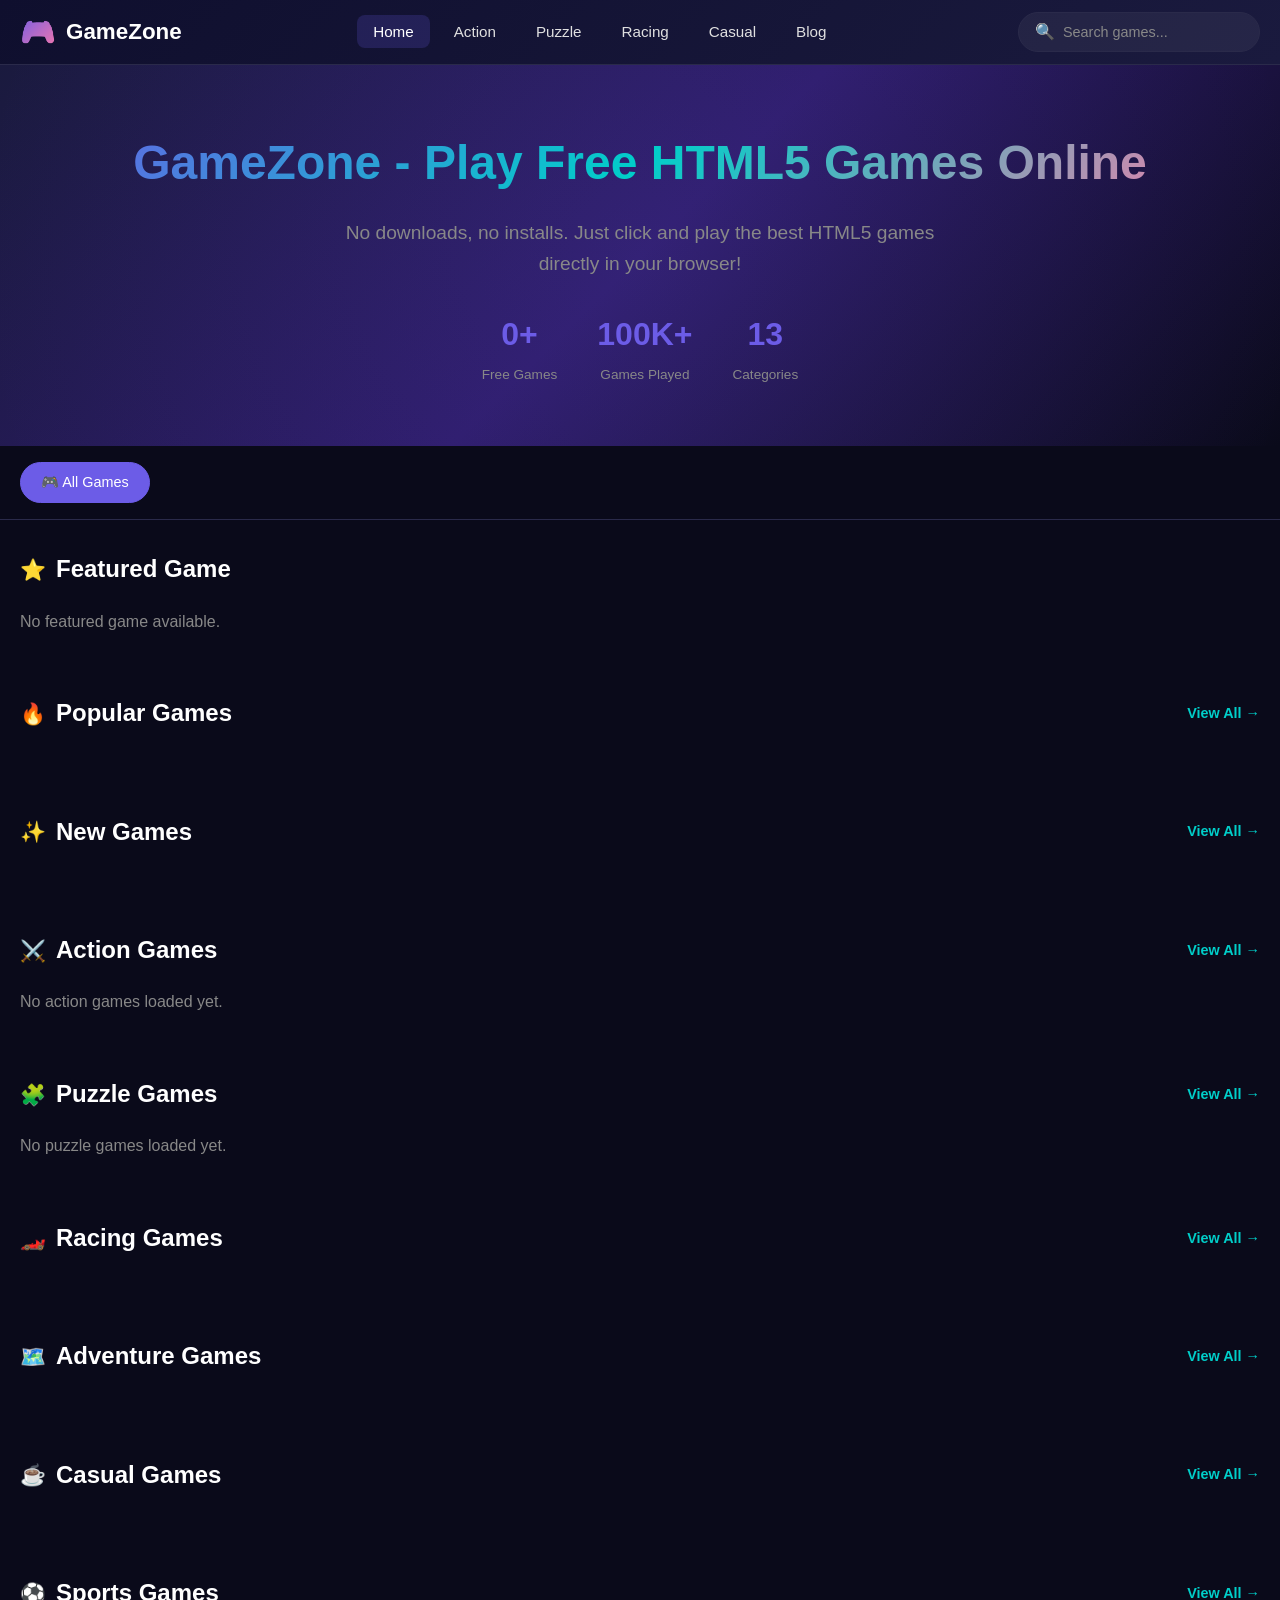
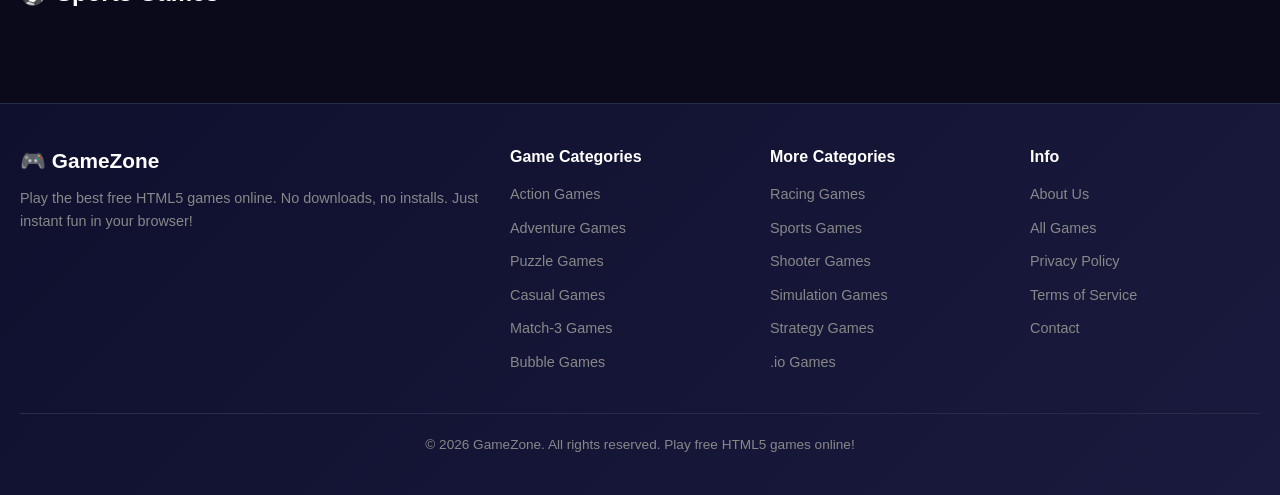
<file: index.html>
<!DOCTYPE html>
<html lang="en">
<head>
    <meta charset="UTF-8">
    <meta name="viewport" content="width=device-width, initial-scale=1.0">
    <title>GameZone — 1000+ Free Online Games | No Download Required</title>
    <meta name="description" content="Play 1000+ free HTML5 games online instantly — action, match-3, puzzle, racing, sports and more. No downloads, no installs. Click and play on any device!">
    <link rel="canonical" href="https://gamezone.best/">
    <meta name="google-site-verification" content="Bs-Qz9_WHTj0joycVSZZ78GpxAWXIDOVaXevH7TlIVE" />
    <link rel="icon" href="data:image/svg+xml,<svg xmlns='http://www.w3.org/2000/svg' viewBox='0 0 100 100'><text y='.9em' font-size='90'>🎮</text></svg>">
    <!-- Open Graph -->
    <meta property="og:type" content="website">
    <meta property="og:title" content="GameZone — 1000+ Free Online Games | No Download Required">
    <meta property="og:description" content="Play 1000+ free HTML5 games online instantly — action, match-3, puzzle, racing, sports and more. No downloads, no installs. Click and play on any device!">
    <meta property="og:url" content="https://gamezone.best/">
    <meta property="og:site_name" content="GameZone">
    <meta property="og:image" content="https://gamezone.best/og-image.png">
    <meta property="og:locale" content="en_US">
    <!-- Twitter Card -->
    <meta name="twitter:card" content="summary_large_image">
    <meta name="twitter:title" content="GameZone — 1000+ Free Online Games | No Download Required">
    <meta name="twitter:description" content="Play 1000+ free HTML5 games online instantly — action, match-3, puzzle, racing, sports and more. No downloads, no installs.">
    <meta name="twitter:image" content="https://gamezone.best/og-image.png">
    <link rel="stylesheet" href="css/style.css">
    <script async src="https://pagead2.googlesyndication.com/pagead/js/adsbygoogle.js?client=ca-pub-4380214325215724" crossorigin="anonymous"></script>
    <!-- Google Analytics 4 -->
    <script async src="https://www.googletagmanager.com/gtag/js?id=G-FK95RL7CRP"></script>
    <script>
    window.dataLayer = window.dataLayer || [];
    function gtag(){dataLayer.push(arguments);}
    gtag('js', new Date());
    gtag('config', 'G-FK95RL7CRP');
    </script>
</head>
<body>

<!-- Header -->
<header class="header">
    <nav class="nav-container">
        <a href="https://gamezone.best/" class="logo">
            <span class="logo-icon">🎮</span>
            GameZone
        </a>
        <ul class="nav-links">
            <li><a href="https://gamezone.best/" class="active">Home</a></li>
            <li><a href="https://gamezone.best/category?cat=action">Action</a></li>
            <li><a href="https://gamezone.best/category?cat=puzzle">Puzzle</a></li>
            <li><a href="https://gamezone.best/category?cat=racing">Racing</a></li>
            <li><a href="https://gamezone.best/category?cat=casual">Casual</a></li>
            <li><a href="https://gamezone.best/blog">Blog</a></li>
        </ul>
        <div class="search-box">
            <span class="search-icon">🔍</span>
            <input type="text" placeholder="Search games..." aria-label="Search games">
        </div>
        <button class="menu-toggle" aria-label="Toggle menu">☰</button>
    </nav>
</header>

<!-- Hero Section -->
<section class="hero">
    <h1>GameZone - Play Free HTML5 Games Online</h1>
    <p>No downloads, no installs. Just click and play the best HTML5 games directly in your browser!</p>
    <div class="hero-stats">
        <div class="hero-stat">
            <div class="number" id="heroGameCount">1000+</div>
            <div class="label">Free Games</div>
        </div>
        <div class="hero-stat">
            <div class="number">100K+</div>
            <div class="label">Games Played</div>
        </div>
        <div class="hero-stat">
            <div class="number">13</div>
            <div class="label">Categories</div>
        </div>
    </div>
</section>

<!-- Category Navigation -->
<div class="categories">
    <div class="category-nav" id="categoryNav">
        <!-- Populated by JS -->
    </div>
</div>

<!-- Featured Game -->
<div class="section">
    <div class="section-header">
        <h2 class="section-title"><span class="emoji">⭐</span> Featured Game</h2>
    </div>
    <div id="featuredGame">
        <!-- Populated by JS -->
    </div>
</div>

<!-- Popular Games -->
<div class="section">
    <div class="section-header">
        <h2 class="section-title"><span class="emoji">🔥</span> Popular Games</h2>
        <a href="https://gamezone.best/category?cat=all" class="view-more">View All →</a>
    </div>
    <div class="game-grid" id="popularGames">
        <!-- Populated by JS -->
    </div>
</div>

<!-- New Games -->
<div class="section">
    <div class="section-header">
        <h2 class="section-title"><span class="emoji">✨</span> New Games</h2>
        <a href="https://gamezone.best/category?cat=all" class="view-more">View All →</a>
    </div>
    <div class="game-grid" id="newGames">
        <!-- Populated by JS -->
    </div>
</div>

<!-- Action Games -->
<div class="section">
    <div class="section-header">
        <h2 class="section-title"><span class="emoji">⚔️</span> Action Games</h2>
        <a href="https://gamezone.best/category?cat=action" class="view-more">View All →</a>
    </div>
    <div class="game-grid" id="actionGames">
        <!-- Populated by JS -->
    </div>
</div>

<!-- Puzzle Games -->
<div class="section">
    <div class="section-header">
        <h2 class="section-title"><span class="emoji">🧩</span> Puzzle Games</h2>
        <a href="https://gamezone.best/category?cat=puzzle" class="view-more">View All →</a>
    </div>
    <div class="game-grid" id="puzzleGames">
        <!-- Populated by JS -->
    </div>
</div>

<!-- Racing Games -->
<div class="section">
    <div class="section-header">
        <h2 class="section-title"><span class="emoji">🏎️</span> Racing Games</h2>
        <a href="https://gamezone.best/category?cat=racing" class="view-more">View All →</a>
    </div>
    <div class="game-grid" id="racingGames">
        <!-- Populated by JS -->
    </div>
</div>

<!-- Adventure Games -->
<div class="section">
    <div class="section-header">
        <h2 class="section-title"><span class="emoji">🗺️</span> Adventure Games</h2>
        <a href="https://gamezone.best/category?cat=adventure" class="view-more">View All →</a>
    </div>
    <div class="game-grid" id="adventureGames">
        <!-- Populated by JS -->
    </div>
</div>

<!-- Casual Games -->
<div class="section">
    <div class="section-header">
        <h2 class="section-title"><span class="emoji">☕</span> Casual Games</h2>
        <a href="https://gamezone.best/category?cat=casual" class="view-more">View All →</a>
    </div>
    <div class="game-grid" id="casualGames">
        <!-- Populated by JS -->
    </div>
</div>

<!-- Sports Games -->
<div class="section">
    <div class="section-header">
        <h2 class="section-title"><span class="emoji">⚽</span> Sports Games</h2>
        <a href="https://gamezone.best/category?cat=sports" class="view-more">View All →</a>
    </div>
    <div class="game-grid" id="sportsGames">
        <!-- Populated by JS -->
    </div>
</div>

<!-- Footer -->
<footer class="footer">
    <div class="footer-content">
        <div class="footer-brand">
            <h3>🎮 GameZone</h3>
            <p>Play the best free HTML5 games online. No downloads, no installs. Just instant fun in your browser!</p>
        </div>
        <div class="footer-links">
            <h4>Game Categories</h4>
            <ul>
                <li><a href="https://gamezone.best/category?cat=action">Action Games</a></li>
                <li><a href="https://gamezone.best/category?cat=adventure">Adventure Games</a></li>
                <li><a href="https://gamezone.best/category?cat=puzzle">Puzzle Games</a></li>
                <li><a href="https://gamezone.best/category?cat=casual">Casual Games</a></li>
                <li><a href="https://gamezone.best/category?cat=match3">Match-3 Games</a></li>
                <li><a href="https://gamezone.best/category?cat=bubble">Bubble Games</a></li>
            </ul>
        </div>
        <div class="footer-links">
            <h4>More Categories</h4>
            <ul>
                <li><a href="https://gamezone.best/category?cat=racing">Racing Games</a></li>
                <li><a href="https://gamezone.best/category?cat=sports">Sports Games</a></li>
                <li><a href="https://gamezone.best/category?cat=shooter">Shooter Games</a></li>
                <li><a href="https://gamezone.best/category?cat=simulation">Simulation Games</a></li>
                <li><a href="https://gamezone.best/category?cat=strategy">Strategy Games</a></li>
                <li><a href="https://gamezone.best/category?cat=io">.io Games</a></li>
            </ul>
        </div>
        <div class="footer-links">
            <h4>Info</h4>
            <ul>
                <li><a href="about">About Us</a></li>
                <li><a href="games-list">All Games</a></li>
                <li><a href="privacy">Privacy Policy</a></li>
                <li><a href="terms">Terms of Service</a></li>
                <li><a href="contact">Contact</a></li>
            </ul>
        </div>
    </div>
    <div class="footer-bottom">
        <p>&copy; 2026 GameZone. All rights reserved. Play free HTML5 games online!</p>
    </div>
</footer>

<!-- Scripts -->
<script src="js/gamepix-api.js"></script>
<script src="js/game-store.js"></script>
<script src="js/ui.js"></script>
<script>
document.addEventListener('DOMContentLoaded', async () => {
    UI.initMobileMenu();
    UI.initSearch();

    // Show skeletons while loading
    const skeletonHTML = UI.createSkeletonCards(12);
    document.getElementById('featuredGame').innerHTML = skeletonHTML;
    document.getElementById('popularGames').innerHTML = skeletonHTML;
    document.getElementById('newGames').innerHTML = skeletonHTML;
    document.getElementById('actionGames').innerHTML = skeletonHTML;
    document.getElementById('puzzleGames').innerHTML = skeletonHTML;
    document.getElementById('racingGames').innerHTML = skeletonHTML;
    document.getElementById('adventureGames').innerHTML = skeletonHTML;
    document.getElementById('casualGames').innerHTML = skeletonHTML;
    document.getElementById('sportsGames').innerHTML = skeletonHTML;

    try {
        // Load first 3 pages for enough data across all categories (24 per page = 72 total)
        for (let i = 1; i <= 3; i++) {
            await GameStore.loadPage(i);
        }

        // Category nav
        const categories = GameStore.getCategories();
        document.getElementById('categoryNav').innerHTML = UI.createCategoryNavHTML(categories, 'all');

        // Featured game (highest quality)
        const featured = GameStore.getFeatured();
        document.getElementById('featuredGame').innerHTML = UI.createFeaturedCardHTML(featured);

        // Popular games (top 12 by quality)
        const popular = GameStore.getPopular(12);
        document.getElementById('popularGames').innerHTML = popular.map(UI.createGameCardHTML).join('');

        // New games (latest 12)
        const newGames = GameStore.getNew(12);
        document.getElementById('newGames').innerHTML = newGames.map(UI.createGameCardHTML).join('');

        // Action games (first 8)
        const actionGames = GameStore.getByCategory('action').slice(0, 8);
        document.getElementById('actionGames').innerHTML = actionGames.length > 0
            ? actionGames.map(UI.createGameCardHTML).join('')
            : '<p style="color: var(--text-dim); grid-column: 1/-1;">No action games loaded yet.</p>';

        // Puzzle games (first 8)
        const puzzleGames = GameStore.getByCategory('puzzle').slice(0, 8);
        document.getElementById('puzzleGames').innerHTML = puzzleGames.length > 0
            ? puzzleGames.map(UI.createGameCardHTML).join('')
            : '<p style="color: var(--text-dim); grid-column: 1/-1;">No puzzle games loaded yet.</p>';

        // More category sections
        const racingGames = GameStore.getByCategory('racing').slice(0, 8);
        document.getElementById('racingGames').innerHTML = racingGames.length > 0
            ? racingGames.map(UI.createGameCardHTML).join('')
            : '';

        const adventureGames = GameStore.getByCategory('adventure').slice(0, 8);
        document.getElementById('adventureGames').innerHTML = adventureGames.length > 0
            ? adventureGames.map(UI.createGameCardHTML).join('')
            : '';

        const casualGames = GameStore.getByCategory('casual').slice(0, 8);
        document.getElementById('casualGames').innerHTML = casualGames.length > 0
            ? casualGames.map(UI.createGameCardHTML).join('')
            : '';

        const sportsGames = GameStore.getByCategory('sports').slice(0, 8);
        document.getElementById('sportsGames').innerHTML = sportsGames.length > 0
            ? sportsGames.map(UI.createGameCardHTML).join('')
            : '';

        // Update hero game count
        document.getElementById('heroGameCount').textContent = GameStore.getTotalCount() + '+';

    } catch (err) {
        console.error('Failed to load games:', err);
        document.getElementById('featuredGame').innerHTML =
            '<div class="no-results"><div class="emoji">⚠️</div><h3>Failed to load games</h3><p>Please try refreshing the page.</p></div>';
    }
});
</script>

<!-- JSON-LD Structured Data -->
<script type="application/ld+json">
{
  "@context": "https://schema.org",
  "@type": "WebSite",
  "name": "GameZone",
  "url": "https://gamezone.best",
  "description": "Play free HTML5 games online. No downloads required. Action, puzzle, racing, adventure and more.",
  "potentialAction": {
    "@type": "SearchAction",
    "target": "https://gamezone.best/search?q={search_term_string}",
    "query-input": "required name=search_term_string"
  }
}
</script>
<script type="application/ld+json">
{
  "@context": "https://schema.org",
  "@type": "Organization",
  "name": "GameZone",
  "url": "https://gamezone.best",
  "logo": "https://gamezone.best/og-image.png",
  "description": "GameZone is a free online gaming platform offering hundreds of HTML5 games playable directly in your browser. No downloads or installs required.",
  "sameAs": []
}
</script>
<script type="application/ld+json">
{
  "@context": "https://schema.org",
  "@type": "FAQPage",
  "mainEntity": [
    {
      "@type": "Question",
      "name": "What is GameZone?",
      "acceptedAnswer": {
        "@type": "Answer",
        "text": "GameZone is a free online gaming platform where you can play hundreds of HTML5 games directly in your browser. No downloads, no installs, and no sign-ups required."
      }
    },
    {
      "@type": "Question",
      "name": "Do I need to download anything to play games on GameZone?",
      "acceptedAnswer": {
        "@type": "Answer",
        "text": "No. All games on GameZone are HTML5-based and run directly in your browser. Just click a game and start playing instantly on any device including desktop, tablet, and mobile."
      }
    },
    {
      "@type": "Question",
      "name": "What types of games are available on GameZone?",
      "acceptedAnswer": {
        "@type": "Answer",
        "text": "GameZone offers games across 12+ categories including action, puzzle, racing, sports, adventure, casual, shooter, simulation, strategy, match-3, bubble, and .io games."
      }
    },
    {
      "@type": "Question",
      "name": "Is GameZone free to use?",
      "acceptedAnswer": {
        "@type": "Answer",
        "text": "Yes, GameZone is completely free. All games are free to play with no hidden charges or in-app purchases required."
      }
    },
    {
      "@type": "Question",
      "name": "Can I play GameZone games on my phone?",
      "acceptedAnswer": {
        "@type": "Answer",
        "text": "Yes. GameZone is fully mobile-friendly. All HTML5 games are responsive and work on smartphones, tablets, and desktop computers."
      }
    }
  ]
}
</script>
<script type="application/ld+json">
{
  "@context": "https://schema.org",
  "@type": "WebPage",
  "name": "GameZone - Play Free HTML5 Games Online!",
  "description": "Play free HTML5 games online! No downloads required. Action, puzzle, racing, adventure and more.",
  "url": "https://gamezone.best/",
  "isPartOf": {
    "@type": "WebSite",
    "url": "https://gamezone.best"
  }
}
</script>

</body>
</html>
</file>
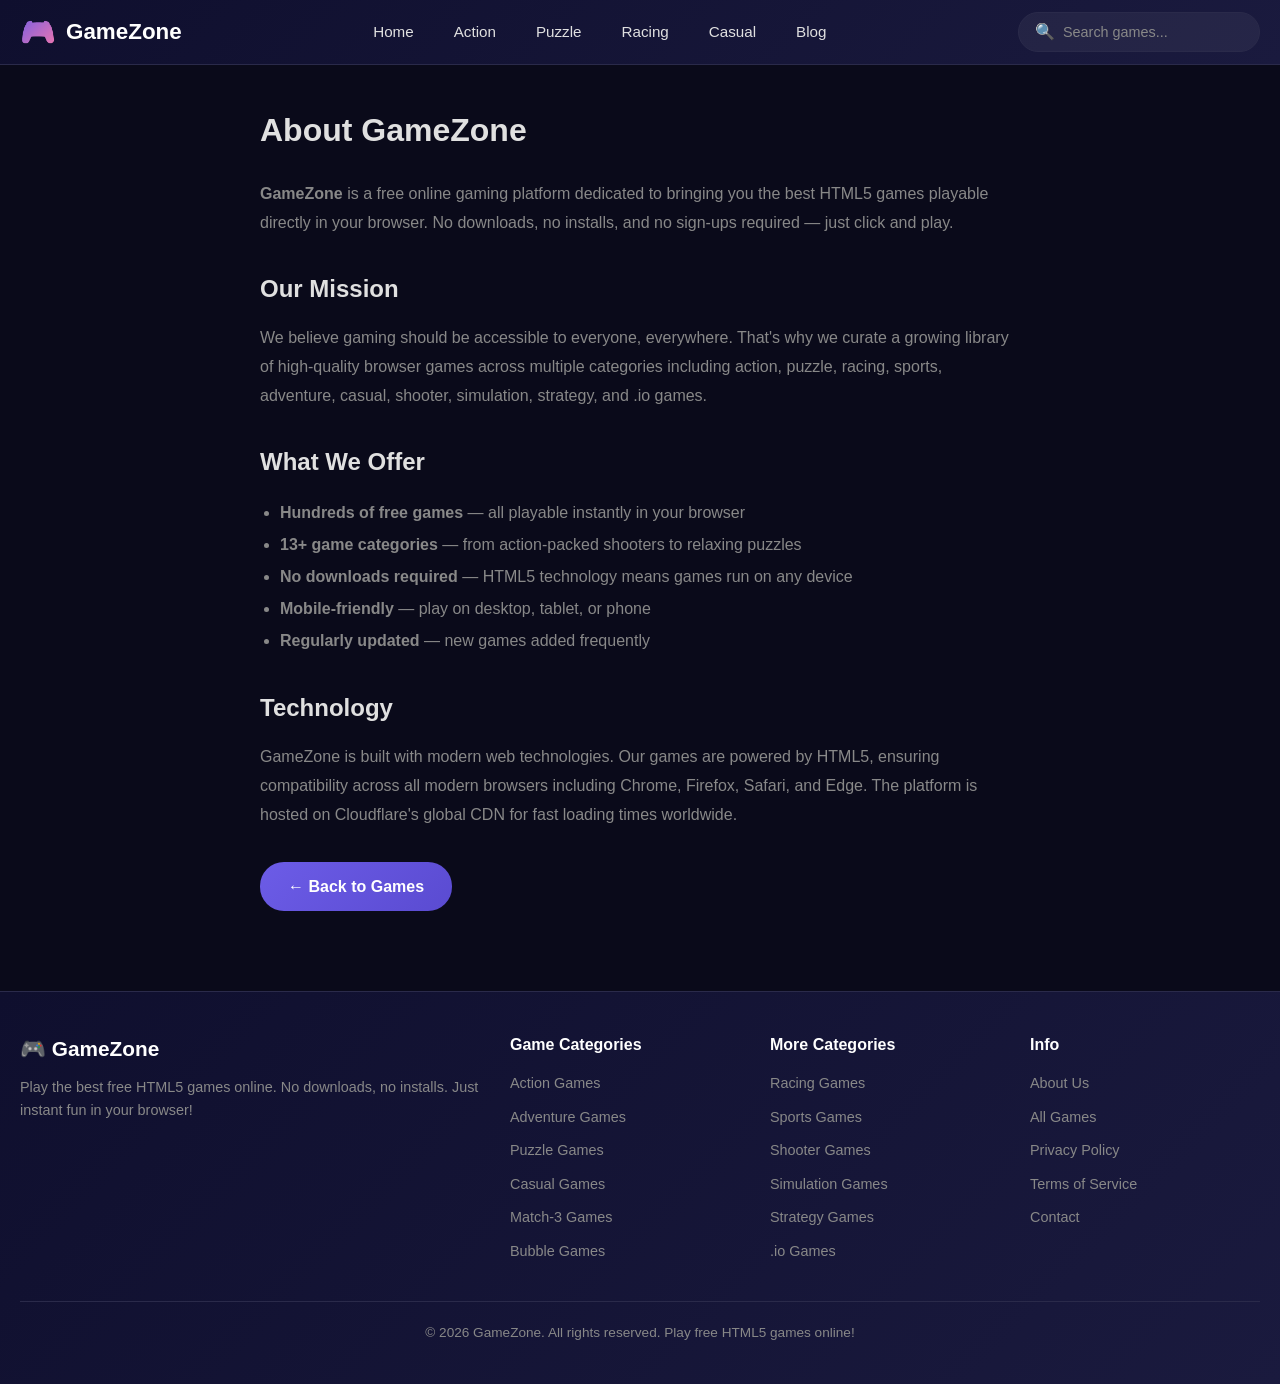
<file: about.html>
<!DOCTYPE html>
<html lang="en">
<head>
    <meta charset="UTF-8">
    <meta name="viewport" content="width=device-width, initial-scale=1.0">
    <title>GameZone — Play Free HTML5 Games Online | 1000+ Games</title>
    <meta name="description" content="GameZone offers 1000+ free HTML5 games — action, match-3, puzzle, racing, sports and more. No downloads, no sign-ups. Play instantly in your browser on any device!">
    <link rel="canonical" href="https://gamezone.best/about">
    <link rel="icon" href="data:image/svg+xml,<svg xmlns='http://www.w3.org/2000/svg' viewBox='0 0 100 100'><text y='.9em' font-size='90'>🎮</text></svg>">
    <meta property="og:type" content="website">
    <meta property="og:title" content="GameZone — Play Free HTML5 Games Online | 1000+ Games">
    <meta property="og:description" content="GameZone offers 1000+ free HTML5 games — action, match-3, puzzle, racing, sports and more. No downloads, no sign-ups. Play instantly in your browser!">
    <meta property="og:url" content="https://gamezone.best/about">
    <meta property="og:site_name" content="GameZone">
    <meta property="og:image" content="https://gamezone.best/og-image.png">
    <meta name="twitter:card" content="summary_large_image">
    <meta name="twitter:title" content="GameZone — Play Free HTML5 Games Online | 1000+ Games">
    <meta name="twitter:description" content="GameZone offers 1000+ free HTML5 games. No downloads, no sign-ups. Play instantly in your browser!">
    <link rel="stylesheet" href="css/style.css">
    <script async src="https://pagead2.googlesyndication.com/pagead/js/adsbygoogle.js?client=ca-pub-4380214325215724" crossorigin="anonymous"></script>
    <script async src="https://www.googletagmanager.com/gtag/js?id=G-FK95RL7CRP"></script>
    <script>
    window.dataLayer = window.dataLayer || [];
    function gtag(){dataLayer.push(arguments);}
    gtag('js', new Date());
    gtag('config', 'G-FK95RL7CRP');
    </script>
</head>
<body>

<header class="header">
    <nav class="nav-container">
        <a href="https://gamezone.best/" class="logo">
            <span class="logo-icon">🎮</span>
            GameZone
        </a>
        <ul class="nav-links">
            <li><a href="https://gamezone.best/">Home</a></li>
            <li><a href="https://gamezone.best/category?cat=action">Action</a></li>
            <li><a href="https://gamezone.best/category?cat=puzzle">Puzzle</a></li>
            <li><a href="https://gamezone.best/category?cat=racing">Racing</a></li>
            <li><a href="https://gamezone.best/category?cat=casual">Casual</a></li>
            <li><a href="https://gamezone.best/blog">Blog</a></li>
        </ul>
        <div class="search-box">
            <span class="search-icon">🔍</span>
            <input type="text" placeholder="Search games..." aria-label="Search games">
        </div>
        <button class="menu-toggle" aria-label="Toggle menu">☰</button>
    </nav>
</header>

<main class="section" style="max-width: 800px; margin: 0 auto; padding: 40px 20px;">
    <h1 style="margin-bottom: 24px;">About GameZone</h1>

    <p style="color: var(--text-dim); line-height: 1.8; margin-bottom: 20px;">
        <strong>GameZone</strong> is a free online gaming platform dedicated to bringing you the best HTML5 games playable directly in your browser. No downloads, no installs, and no sign-ups required — just click and play.
    </p>

    <h2 style="margin-top: 32px; margin-bottom: 16px;">Our Mission</h2>
    <p style="color: var(--text-dim); line-height: 1.8; margin-bottom: 20px;">
        We believe gaming should be accessible to everyone, everywhere. That's why we curate a growing library of high-quality browser games across multiple categories including action, puzzle, racing, sports, adventure, casual, shooter, simulation, strategy, and .io games.
    </p>

    <h2 style="margin-top: 32px; margin-bottom: 16px;">What We Offer</h2>
    <ul style="color: var(--text-dim); line-height: 2; padding-left: 20px; margin-bottom: 20px;">
        <li><strong>Hundreds of free games</strong> — all playable instantly in your browser</li>
        <li><strong>13+ game categories</strong> — from action-packed shooters to relaxing puzzles</li>
        <li><strong>No downloads required</strong> — HTML5 technology means games run on any device</li>
        <li><strong>Mobile-friendly</strong> — play on desktop, tablet, or phone</li>
        <li><strong>Regularly updated</strong> — new games added frequently</li>
    </ul>

    <h2 style="margin-top: 32px; margin-bottom: 16px;">Technology</h2>
    <p style="color: var(--text-dim); line-height: 1.8; margin-bottom: 20px;">
        GameZone is built with modern web technologies. Our games are powered by HTML5, ensuring compatibility across all modern browsers including Chrome, Firefox, Safari, and Edge. The platform is hosted on Cloudflare's global CDN for fast loading times worldwide.
    </p>

    <div style="margin-top: 32px;">
        <a href="https://gamezone.best/" class="play-btn" style="display: inline-block;">← Back to Games</a>
    </div>
</main>

<footer class="footer">
    <div class="footer-content">
        <div class="footer-brand">
            <h3>🎮 GameZone</h3>
            <p>Play the best free HTML5 games online. No downloads, no installs. Just instant fun in your browser!</p>
        </div>
        <div class="footer-links">
            <h4>Game Categories</h4>
            <ul>
                <li><a href="https://gamezone.best/category?cat=action">Action Games</a></li>
                <li><a href="https://gamezone.best/category?cat=adventure">Adventure Games</a></li>
                <li><a href="https://gamezone.best/category?cat=puzzle">Puzzle Games</a></li>
                <li><a href="https://gamezone.best/category?cat=casual">Casual Games</a></li>
                <li><a href="https://gamezone.best/category?cat=match3">Match-3 Games</a></li>
                <li><a href="https://gamezone.best/category?cat=bubble">Bubble Games</a></li>
            </ul>
        </div>
        <div class="footer-links">
            <h4>More Categories</h4>
            <ul>
                <li><a href="https://gamezone.best/category?cat=racing">Racing Games</a></li>
                <li><a href="https://gamezone.best/category?cat=sports">Sports Games</a></li>
                <li><a href="https://gamezone.best/category?cat=shooter">Shooter Games</a></li>
                <li><a href="https://gamezone.best/category?cat=simulation">Simulation Games</a></li>
                <li><a href="https://gamezone.best/category?cat=strategy">Strategy Games</a></li>
                <li><a href="https://gamezone.best/category?cat=io">.io Games</a></li>
            </ul>
        </div>
        <div class="footer-links">
            <h4>Info</h4>
            <ul>
                <li><a href="about">About Us</a></li>
                <li><a href="games-list">All Games</a></li>
                <li><a href="privacy">Privacy Policy</a></li>
                <li><a href="terms">Terms of Service</a></li>
                <li><a href="contact">Contact</a></li>
            </ul>
        </div>
    </div>
    <div class="footer-bottom">
        <p>&copy; 2026 GameZone. All rights reserved. Play free HTML5 games online!</p>
    </div>
</footer>

<script src="js/ui.js"></script>
<script>
document.addEventListener('DOMContentLoaded', () => { UI.initMobileMenu(); UI.initSearch(); });
</script>

<!-- JSON-LD: Organization + FAQ -->
<script type="application/ld+json">
{
  "@context": "https://schema.org",
  "@type": "Organization",
  "name": "GameZone",
  "url": "https://gamezone.best",
  "logo": "https://gamezone.best/og-image.png",
  "description": "GameZone is a free online gaming platform offering hundreds of HTML5 games playable directly in your browser.",
  "sameAs": []
}
</script>
<script type="application/ld+json">
{
  "@context": "https://schema.org",
  "@type": "FAQPage",
  "mainEntity": [
    {
      "@type": "Question",
      "name": "Is GameZone really free?",
      "acceptedAnswer": {
        "@type": "Answer",
        "text": "Yes, GameZone is completely free to use. All games are free to play with no downloads, installs, or sign-ups required."
      }
    },
    {
      "@type": "Question",
      "name": "What technology powers GameZone?",
      "acceptedAnswer": {
        "@type": "Answer",
        "text": "GameZone uses HTML5 technology, making all games compatible with modern browsers including Chrome, Firefox, Safari, and Edge. The platform is hosted on Cloudflare's global CDN."
      }
    },
    {
      "@type": "Question",
      "name": "How many games does GameZone have?",
      "acceptedAnswer": {
        "@type": "Answer",
        "text": "GameZone offers hundreds of free HTML5 games across 12+ categories including action, puzzle, racing, sports, adventure, casual, shooter, simulation, strategy, match-3, bubble, and .io games."
      }
    }
  ]
}
</script>
<script type="application/ld+json">
{
  "@context": "https://schema.org",
  "@type": "BreadcrumbList",
  "itemListElement": [
    { "@type": "ListItem", "position": 1, "name": "Home", "item": "https://gamezone.best/" },
    { "@type": "ListItem", "position": 2, "name": "About Us", "item": "https://gamezone.best/about" }
  ]
}
</script>

</body>
</html>
</file>
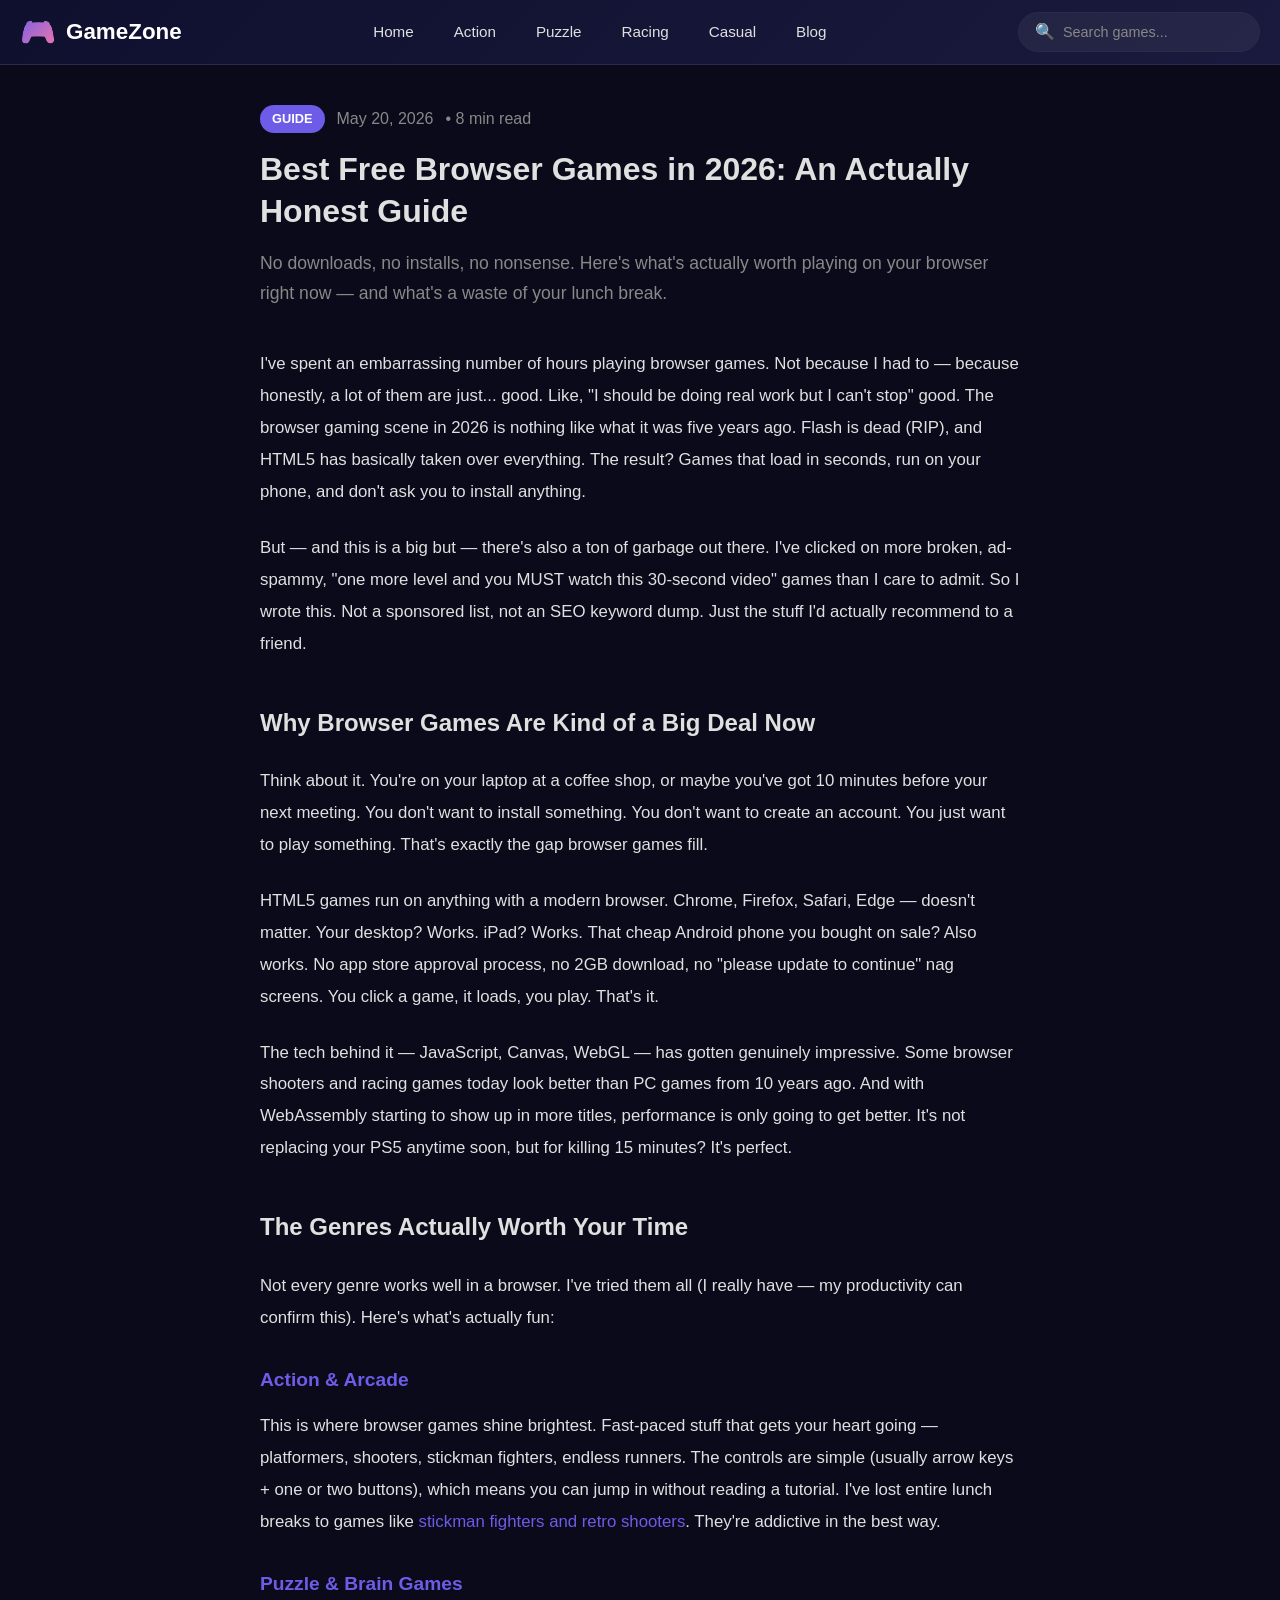
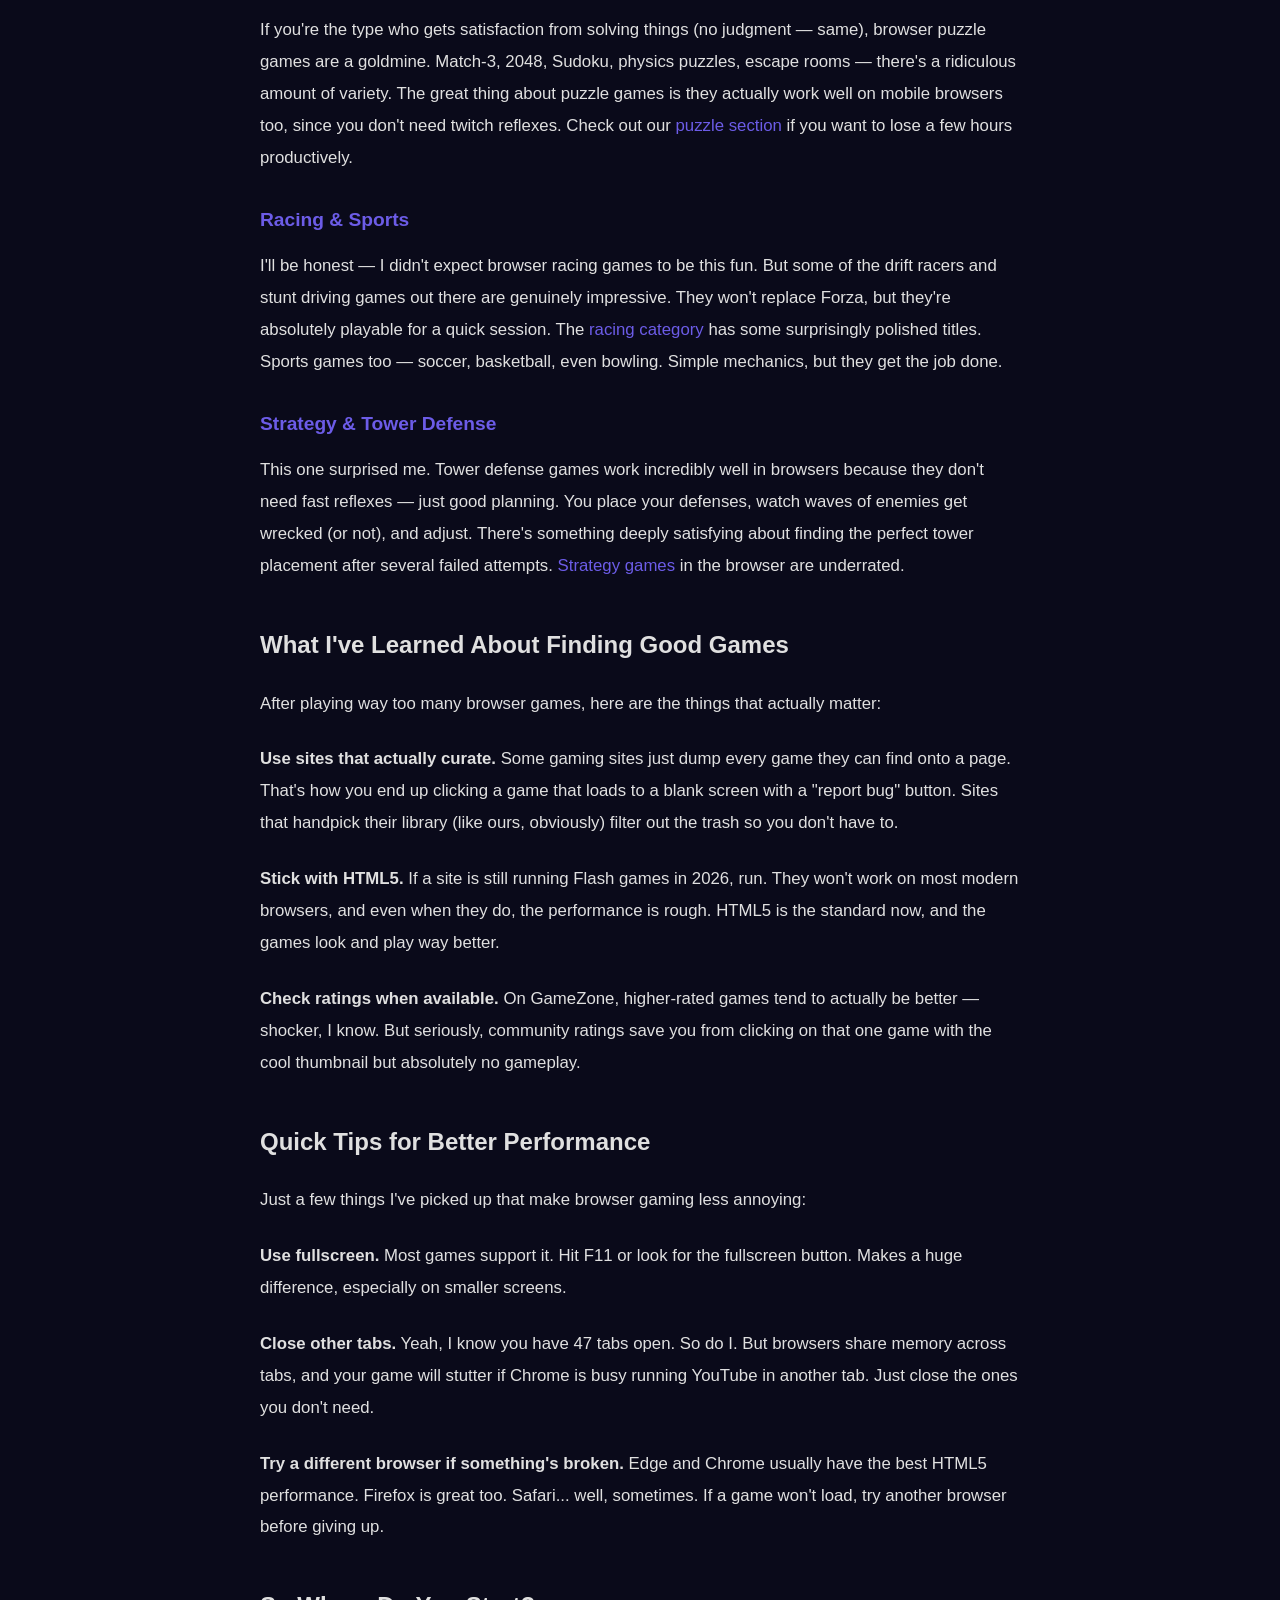
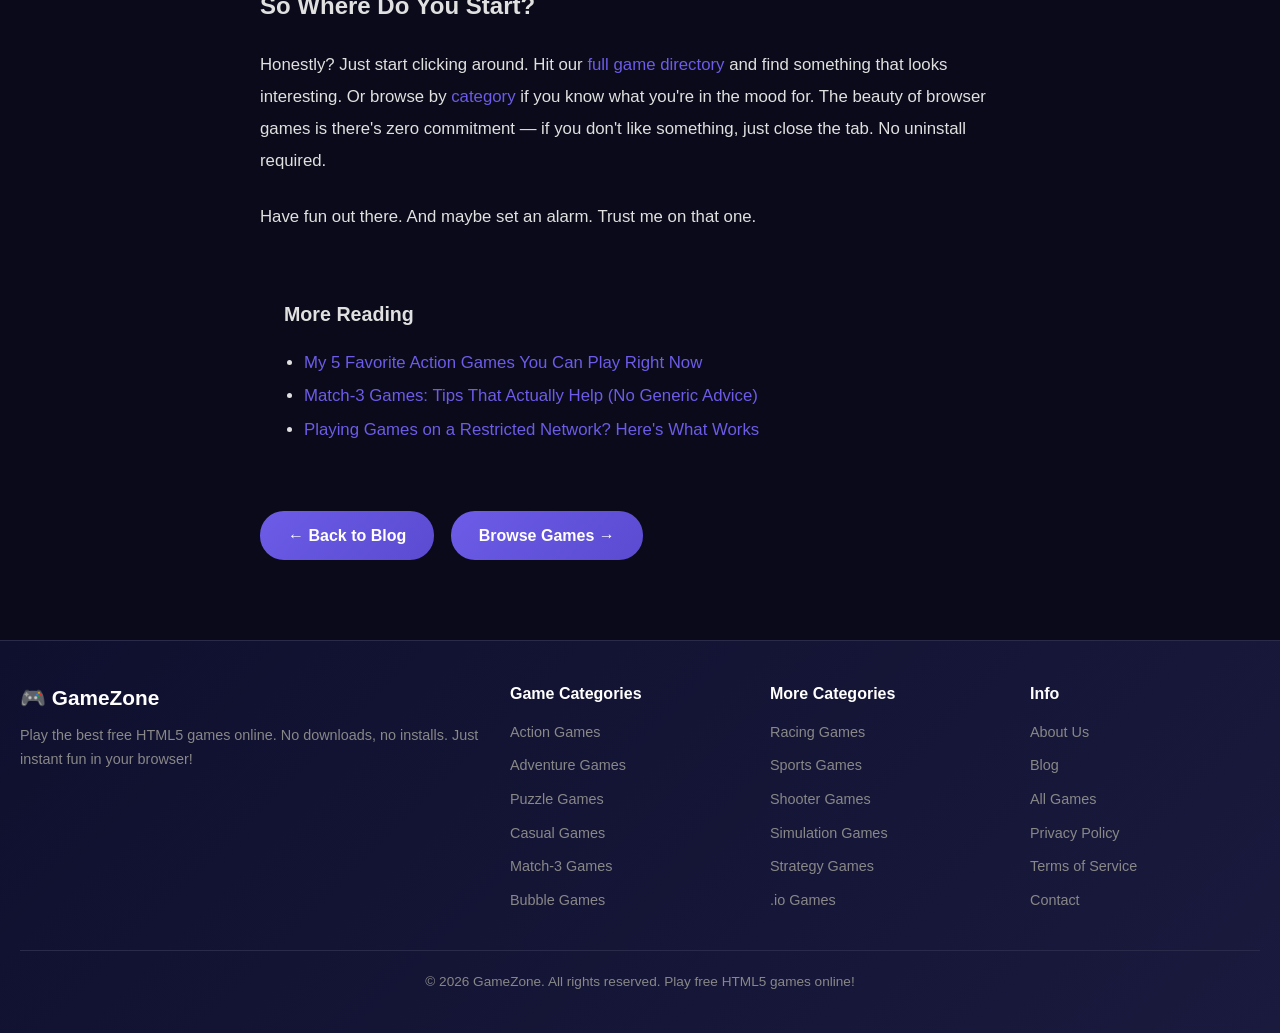
<file: article-best-free-browser-games.html>
<!DOCTYPE html>
<html lang="en">
<head>
    <meta charset="UTF-8">
    <meta name="viewport" content="width=device-width, initial-scale=1.0">
    <title>Best Free Browser Games in 2026 — An Honest Guide — GameZone</title>
    <meta name="description" content="Honest take on the best free browser games in 2026. No fluff, no downloads required — just the genres actually worth your time and where to find them.">
    <link rel="canonical" href="https://gamezone.best/article-best-free-browser-games">
    <link rel="icon" href="data:image/svg+xml,<svg xmlns='http://www.w3.org/2000/svg' viewBox='0 0 100 100'><text y='.9em' font-size='90'>🎮</text></svg>">
    <meta property="og:type" content="article">
    <meta property="og:title" content="The Ultimate Guide to Free Browser Games in 2026">
    <meta property="og:description" content="Honest take on the best free browser games in 2026. No downloads, just the genres worth your time.">
    <meta property="og:url" content="https://gamezone.best/article-best-free-browser-games">
    <meta property="og:site_name" content="GameZone">
    <meta property="og:image" content="https://gamezone.best/og-image.png">
    <meta name="twitter:card" content="summary_large_image">
    <link rel="stylesheet" href="css/style.css">
    <script async src="https://www.googletagmanager.com/gtag/js?id=G-FK95RL7CRP"></script>
    <script>
    window.dataLayer = window.dataLayer || [];
    function gtag(){dataLayer.push(arguments);}
    gtag('js', new Date());
    gtag('config', 'G-FK95RL7CRP');
    </script>
</head>
<body>

<header class="header">
    <nav class="nav-container">
        <a href="https://gamezone.best/" class="logo">
            <span class="logo-icon">🎮</span>
            GameZone
        </a>
        <ul class="nav-links">
            <li><a href="https://gamezone.best/">Home</a></li>
            <li><a href="https://gamezone.best/category?cat=action">Action</a></li>
            <li><a href="https://gamezone.best/category?cat=puzzle">Puzzle</a></li>
            <li><a href="https://gamezone.best/category?cat=racing">Racing</a></li>
            <li><a href="https://gamezone.best/category?cat=casual">Casual</a></li>
            <li><a href="https://gamezone.best/blog">Blog</a></li>
        </ul>
        <div class="search-box">
            <span class="search-icon">🔍</span>
            <input type="text" placeholder="Search games..." aria-label="Search games">
        </div>
        <button class="menu-toggle" aria-label="Toggle menu">☰</button>
    </nav>
</header>

<main class="section" style="max-width: 800px; margin: 0 auto; padding: 40px 20px;">
    <article>
        <header style="margin-bottom: 40px;">
            <div style="display: flex; align-items: center; gap: 12px; margin-bottom: 16px;">
                <span style="background: var(--primary); color: #fff; padding: 4px 12px; border-radius: 20px; font-size: 0.8rem; font-weight: 600;">GUIDE</span>
                <span style="color: var(--text-dim);">May 20, 2026</span>
                <span style="color: var(--text-dim);">• 8 min read</span>
            </div>
            <h1 style="font-size: 2rem; margin-bottom: 16px; line-height: 1.3;">Best Free Browser Games in 2026: An Actually Honest Guide</h1>
            <p style="color: var(--text-dim); font-size: 1.1rem; line-height: 1.7;">No downloads, no installs, no nonsense. Here's what's actually worth playing on your browser right now — and what's a waste of your lunch break.</p>
        </header>

        <div style="color: var(--text-primary); line-height: 1.9; font-size: 1.05rem;">
            <p style="margin-bottom: 24px;">
                I've spent an embarrassing number of hours playing browser games. Not because I had to — because honestly, a lot of them are just... good. Like, "I should be doing real work but I can't stop" good. The browser gaming scene in 2026 is nothing like what it was five years ago. Flash is dead (RIP), and HTML5 has basically taken over everything. The result? Games that load in seconds, run on your phone, and don't ask you to install anything.
            </p>
            <p style="margin-bottom: 24px;">
                But — and this is a big but — there's also a ton of garbage out there. I've clicked on more broken, ad-spammy, "one more level and you MUST watch this 30-second video" games than I care to admit. So I wrote this. Not a sponsored list, not an SEO keyword dump. Just the stuff I'd actually recommend to a friend.
            </p>

            <h2 style="margin-top: 40px; margin-bottom: 20px; font-size: 1.5rem;">Why Browser Games Are Kind of a Big Deal Now</h2>
            <p style="margin-bottom: 24px;">
                Think about it. You're on your laptop at a coffee shop, or maybe you've got 10 minutes before your next meeting. You don't want to install something. You don't want to create an account. You just want to play something. That's exactly the gap browser games fill.
            </p>
            <p style="margin-bottom: 24px;">
                HTML5 games run on anything with a modern browser. Chrome, Firefox, Safari, Edge — doesn't matter. Your desktop? Works. iPad? Works. That cheap Android phone you bought on sale? Also works. No app store approval process, no 2GB download, no "please update to continue" nag screens. You click a game, it loads, you play. That's it.
            </p>
            <p style="margin-bottom: 24px;">
                The tech behind it — JavaScript, Canvas, WebGL — has gotten genuinely impressive. Some browser shooters and racing games today look better than PC games from 10 years ago. And with WebAssembly starting to show up in more titles, performance is only going to get better. It's not replacing your PS5 anytime soon, but for killing 15 minutes? It's perfect.
            </p>

            <h2 style="margin-top: 40px; margin-bottom: 20px; font-size: 1.5rem;">The Genres Actually Worth Your Time</h2>
            <p style="margin-bottom: 24px;">
                Not every genre works well in a browser. I've tried them all (I really have — my productivity can confirm this). Here's what's actually fun:
            </p>

            <h3 style="margin-top: 28px; margin-bottom: 12px; font-size: 1.2rem; color: var(--primary);">Action & Arcade</h3>
            <p style="margin-bottom: 24px;">
                This is where browser games shine brightest. Fast-paced stuff that gets your heart going — platformers, shooters, stickman fighters, endless runners. The controls are simple (usually arrow keys + one or two buttons), which means you can jump in without reading a tutorial. I've lost entire lunch breaks to games like <a href="category?cat=action" style="color: var(--primary);">stickman fighters and retro shooters</a>. They're addictive in the best way.
            </p>

            <h3 style="margin-top: 28px; margin-bottom: 12px; font-size: 1.2rem; color: var(--primary);">Puzzle & Brain Games</h3>
            <p style="margin-bottom: 24px;">
                If you're the type who gets satisfaction from solving things (no judgment — same), browser puzzle games are a goldmine. Match-3, 2048, Sudoku, physics puzzles, escape rooms — there's a ridiculous amount of variety. The great thing about puzzle games is they actually work well on mobile browsers too, since you don't need twitch reflexes. Check out our <a href="category?cat=puzzle" style="color: var(--primary);">puzzle section</a> if you want to lose a few hours productively.
            </p>

            <h3 style="margin-top: 28px; margin-bottom: 12px; font-size: 1.2rem; color: var(--primary);">Racing & Sports</h3>
            <p style="margin-bottom: 24px;">
                I'll be honest — I didn't expect browser racing games to be this fun. But some of the drift racers and stunt driving games out there are genuinely impressive. They won't replace Forza, but they're absolutely playable for a quick session. The <a href="category?cat=racing" style="color: var(--primary);">racing category</a> has some surprisingly polished titles. Sports games too — soccer, basketball, even bowling. Simple mechanics, but they get the job done.
            </p>

            <h3 style="margin-top: 28px; margin-bottom: 12px; font-size: 1.2rem; color: var(--primary);">Strategy & Tower Defense</h3>
            <p style="margin-bottom: 24px;">
                This one surprised me. Tower defense games work incredibly well in browsers because they don't need fast reflexes — just good planning. You place your defenses, watch waves of enemies get wrecked (or not), and adjust. There's something deeply satisfying about finding the perfect tower placement after several failed attempts. <a href="category?cat=strategy" style="color: var(--primary);">Strategy games</a> in the browser are underrated.
            </p>

            <h2 style="margin-top: 40px; margin-bottom: 20px; font-size: 1.5rem;">What I've Learned About Finding Good Games</h2>
            <p style="margin-bottom: 24px;">
                After playing way too many browser games, here are the things that actually matter:
            </p>
            <p style="margin-bottom: 24px;">
                <strong>Use sites that actually curate.</strong> Some gaming sites just dump every game they can find onto a page. That's how you end up clicking a game that loads to a blank screen with a "report bug" button. Sites that handpick their library (like ours, obviously) filter out the trash so you don't have to.
            </p>
            <p style="margin-bottom: 24px;">
                <strong>Stick with HTML5.</strong> If a site is still running Flash games in 2026, run. They won't work on most modern browsers, and even when they do, the performance is rough. HTML5 is the standard now, and the games look and play way better.
            </p>
            <p style="margin-bottom: 24px;">
                <strong>Check ratings when available.</strong> On GameZone, higher-rated games tend to actually be better — shocker, I know. But seriously, community ratings save you from clicking on that one game with the cool thumbnail but absolutely no gameplay.
            </p>

            <h2 style="margin-top: 40px; margin-bottom: 20px; font-size: 1.5rem;">Quick Tips for Better Performance</h2>
            <p style="margin-bottom: 24px;">
                Just a few things I've picked up that make browser gaming less annoying:
            </p>
            <p style="margin-bottom: 24px;">
                <strong>Use fullscreen.</strong> Most games support it. Hit F11 or look for the fullscreen button. Makes a huge difference, especially on smaller screens.
            </p>
            <p style="margin-bottom: 24px;">
                <strong>Close other tabs.</strong> Yeah, I know you have 47 tabs open. So do I. But browsers share memory across tabs, and your game will stutter if Chrome is busy running YouTube in another tab. Just close the ones you don't need.
            </p>
            <p style="margin-bottom: 24px;">
                <strong>Try a different browser if something's broken.</strong> Edge and Chrome usually have the best HTML5 performance. Firefox is great too. Safari... well, sometimes. If a game won't load, try another browser before giving up.
            </p>

            <h2 style="margin-top: 40px; margin-bottom: 20px; font-size: 1.5rem;">So Where Do You Start?</h2>
            <p style="margin-bottom: 24px;">
                Honestly? Just start clicking around. Hit our <a href="games-list" style="color: var(--primary);">full game directory</a> and find something that looks interesting. Or browse by <a href="category?cat=action" style="color: var(--primary);">category</a> if you know what you're in the mood for. The beauty of browser games is there's zero commitment — if you don't like something, just close the tab. No uninstall required.
            </p>
            <p style="margin-bottom: 24px;">
                Have fun out there. And maybe set an alarm. Trust me on that one.
            </p>

            <div style="background: var(--bg-secondary); border-radius: var(--radius-lg); padding: 24px; margin-top: 40px; border: 0.5px solid var(--border-tertiary);">
                <h3 style="margin-bottom: 12px;">More Reading</h3>
                <ul style="line-height: 2; padding-left: 20px;">
                    <li><a href="article-top-action-games-2026" style="color: var(--primary);">My 5 Favorite Action Games You Can Play Right Now</a></li>
                    <li><a href="article-match3-tips-strategies" style="color: var(--primary);">Match-3 Games: Tips That Actually Help (No Generic Advice)</a></li>
                    <li><a href="article-unblocked-games-guide" style="color: var(--primary);">Playing Games on a Restricted Network? Here's What Works</a></li>
                </ul>
            </div>
        </div>
    </article>

    <div style="margin-top: 40px;">
        <a href="blog" class="play-btn" style="display: inline-block;">← Back to Blog</a>
        <a href="https://gamezone.best/" class="play-btn" style="display: inline-block; margin-left: 12px;">Browse Games →</a>
    </div>
</main>

<footer class="footer">
    <div class="footer-content">
        <div class="footer-brand">
            <h3>🎮 GameZone</h3>
            <p>Play the best free HTML5 games online. No downloads, no installs. Just instant fun in your browser!</p>
        </div>
        <div class="footer-links">
            <h4>Game Categories</h4>
            <ul>
                <li><a href="https://gamezone.best/category?cat=action">Action Games</a></li>
                <li><a href="https://gamezone.best/category?cat=adventure">Adventure Games</a></li>
                <li><a href="https://gamezone.best/category?cat=puzzle">Puzzle Games</a></li>
                <li><a href="https://gamezone.best/category?cat=casual">Casual Games</a></li>
                <li><a href="https://gamezone.best/category?cat=match3">Match-3 Games</a></li>
                <li><a href="https://gamezone.best/category?cat=bubble">Bubble Games</a></li>
            </ul>
        </div>
        <div class="footer-links">
            <h4>More Categories</h4>
            <ul>
                <li><a href="https://gamezone.best/category?cat=racing">Racing Games</a></li>
                <li><a href="https://gamezone.best/category?cat=sports">Sports Games</a></li>
                <li><a href="https://gamezone.best/category?cat=shooter">Shooter Games</a></li>
                <li><a href="https://gamezone.best/category?cat=simulation">Simulation Games</a></li>
                <li><a href="https://gamezone.best/category?cat=strategy">Strategy Games</a></li>
                <li><a href="https://gamezone.best/category?cat=io">.io Games</a></li>
            </ul>
        </div>
        <div class="footer-links">
            <h4>Info</h4>
            <ul>
                <li><a href="about">About Us</a></li>
                <li><a href="blog">Blog</a></li>
                <li><a href="games-list">All Games</a></li>
                <li><a href="privacy">Privacy Policy</a></li>
                <li><a href="terms">Terms of Service</a></li>
                <li><a href="contact">Contact</a></li>
            </ul>
        </div>
    </div>
    <div class="footer-bottom">
        <p>&copy; 2026 GameZone. All rights reserved. Play free HTML5 games online!</p>
    </div>
</footer>

<script src="js/ui.js"></script>
<script>
document.addEventListener('DOMContentLoaded', () => { UI.initMobileMenu(); UI.initSearch(); });
</script>

<script type="application/ld+json">
{
  "@context": "https://schema.org",
  "@type": "Article",
  "headline": "Best Free Browser Games in 2026: An Actually Honest Guide",
  "description": "Honest take on the best free browser games in 2026. No downloads, just the genres worth your time.",
  "author": {
    "@type": "Organization",
    "name": "GameZone"
  },
  "publisher": {
    "@type": "Organization",
    "name": "GameZone",
    "logo": "https://gamezone.best/og-image.png"
  },
  "datePublished": "2026-05-20",
  "url": "https://gamezone.best/article-best-free-browser-games"
}
</script>

</body>
</html>
</file>
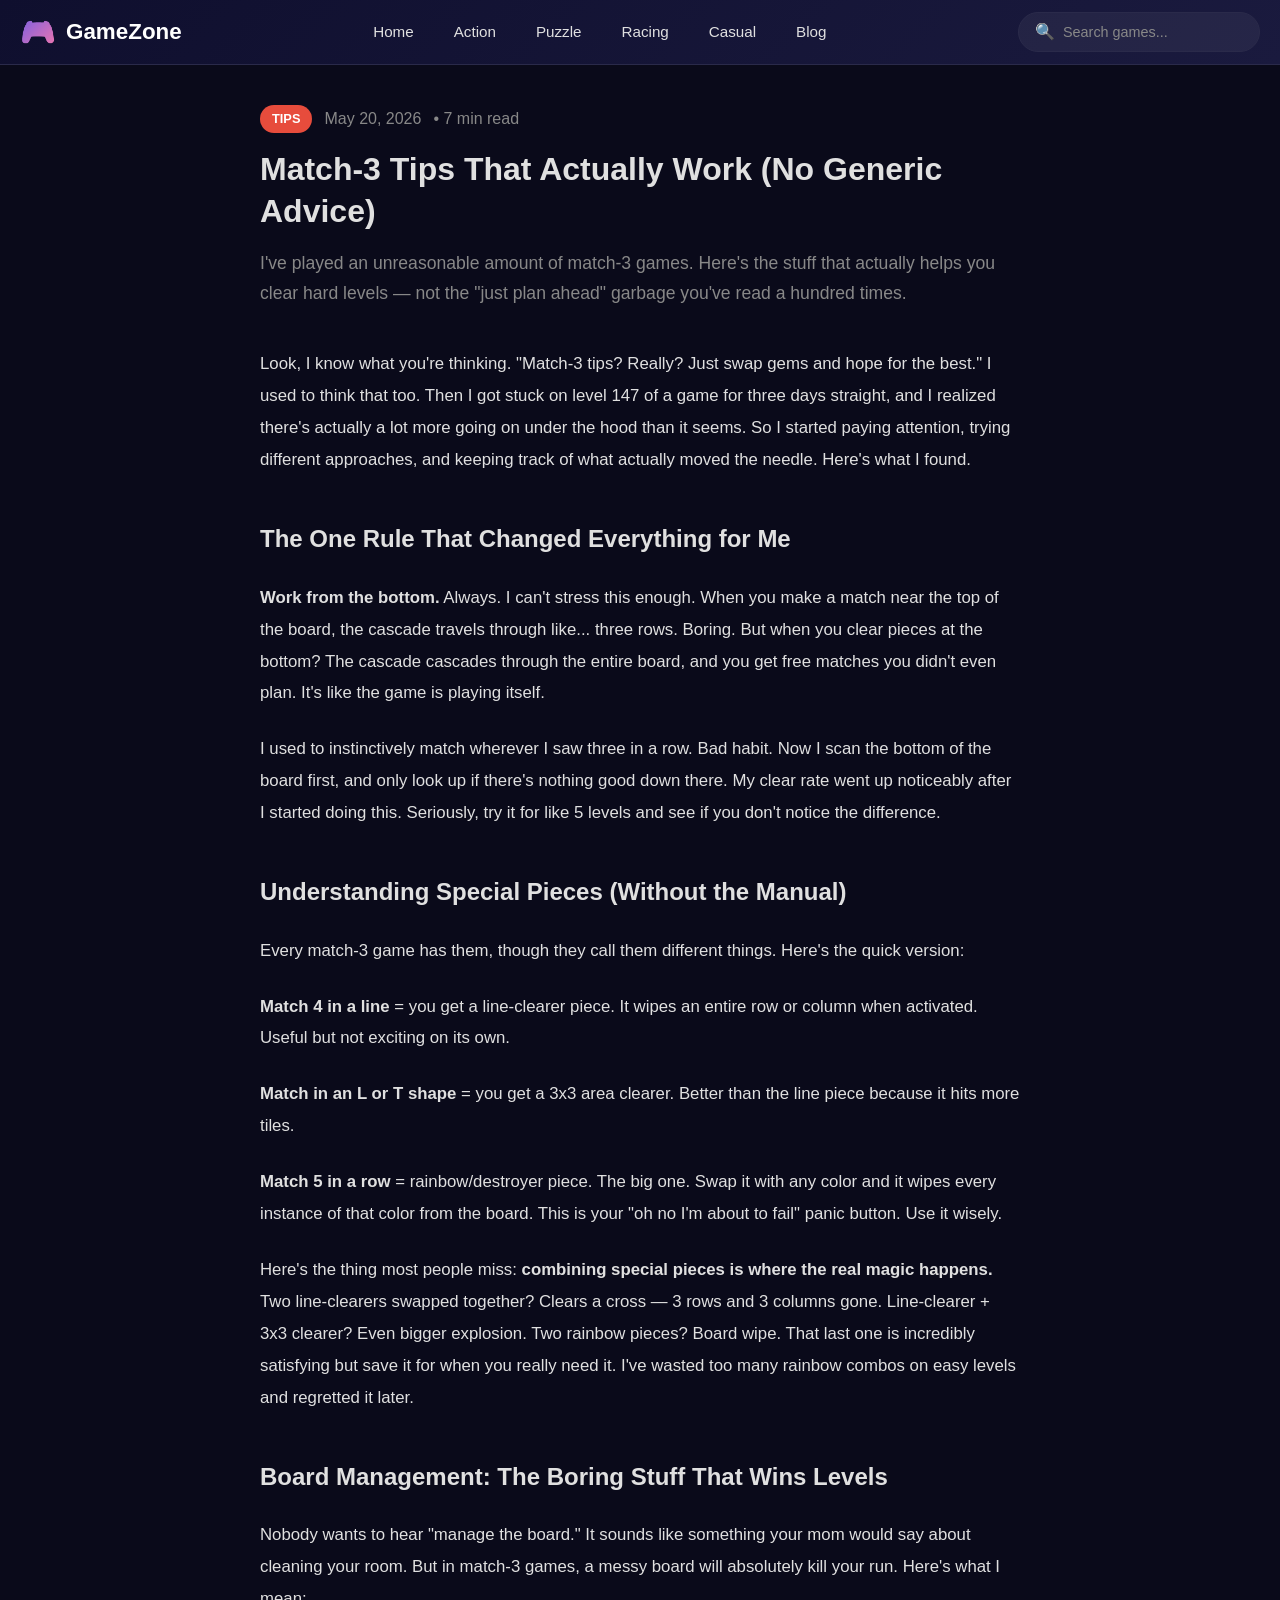
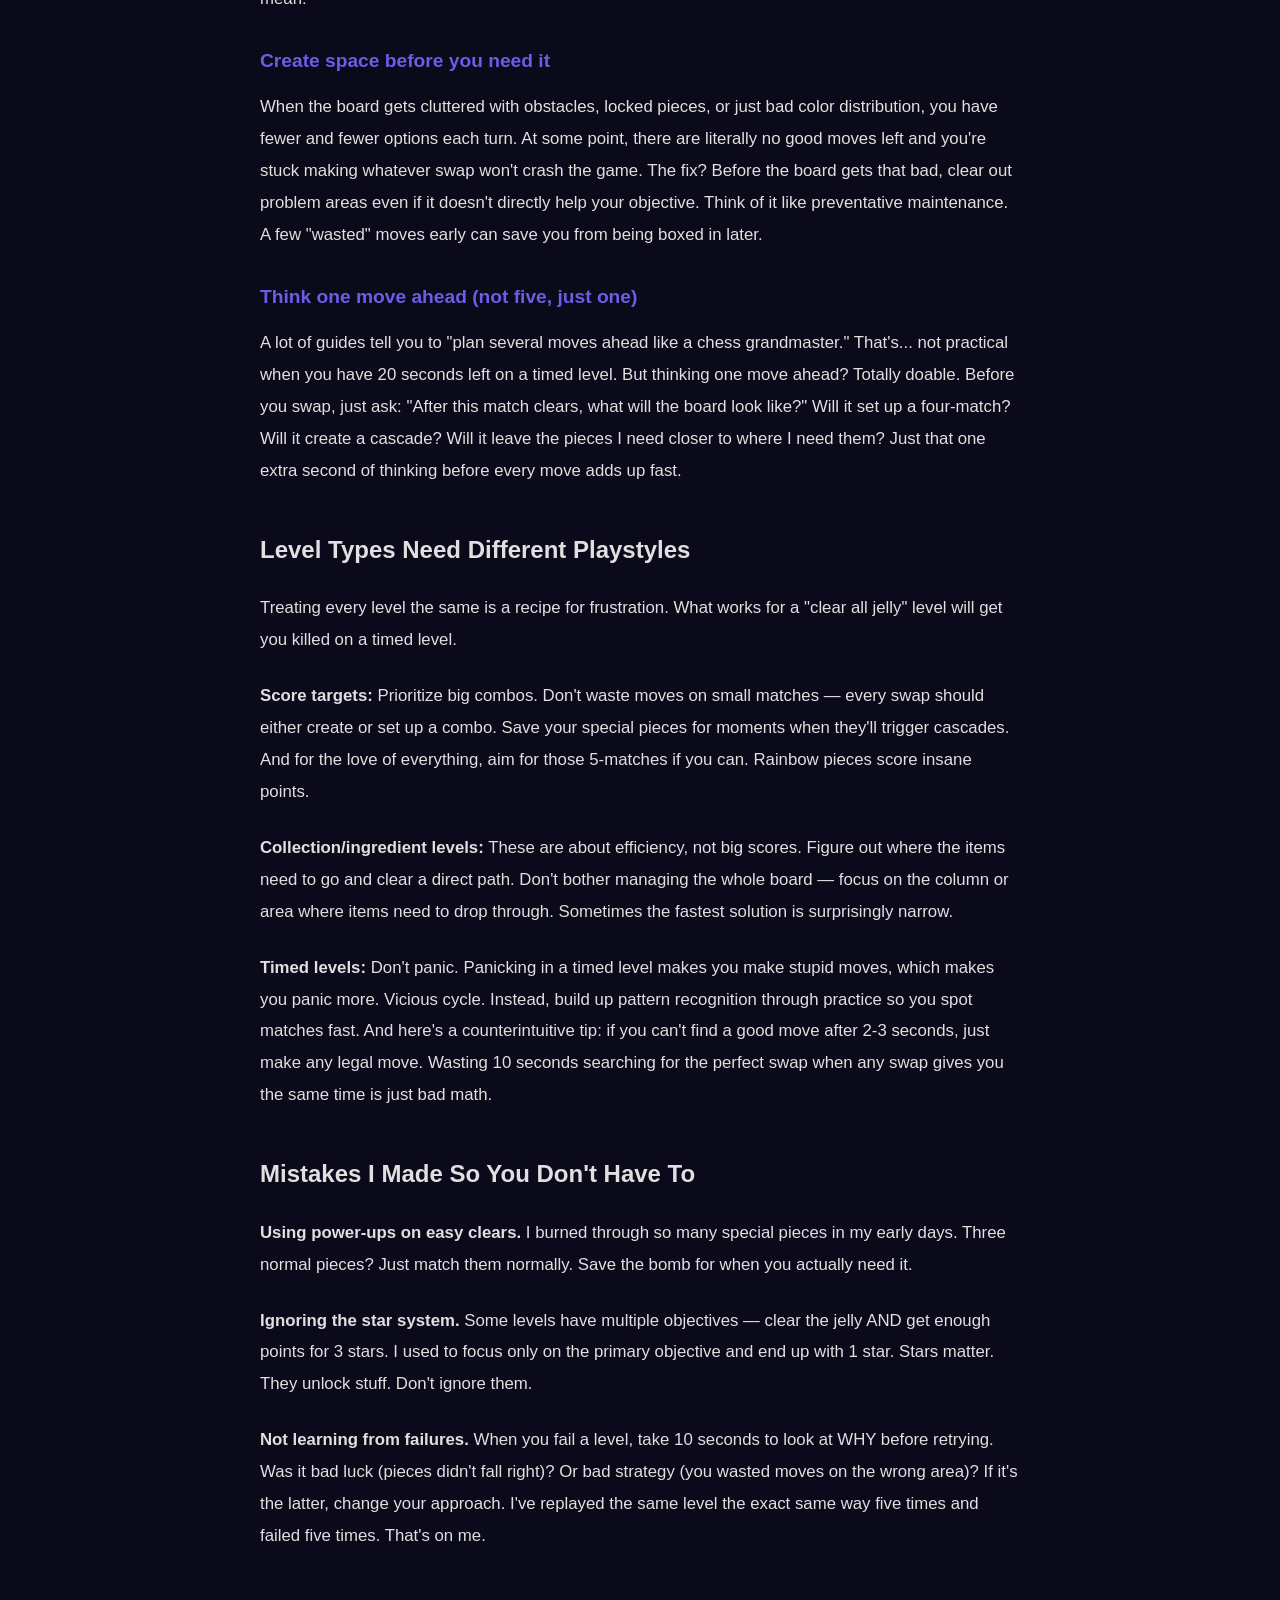
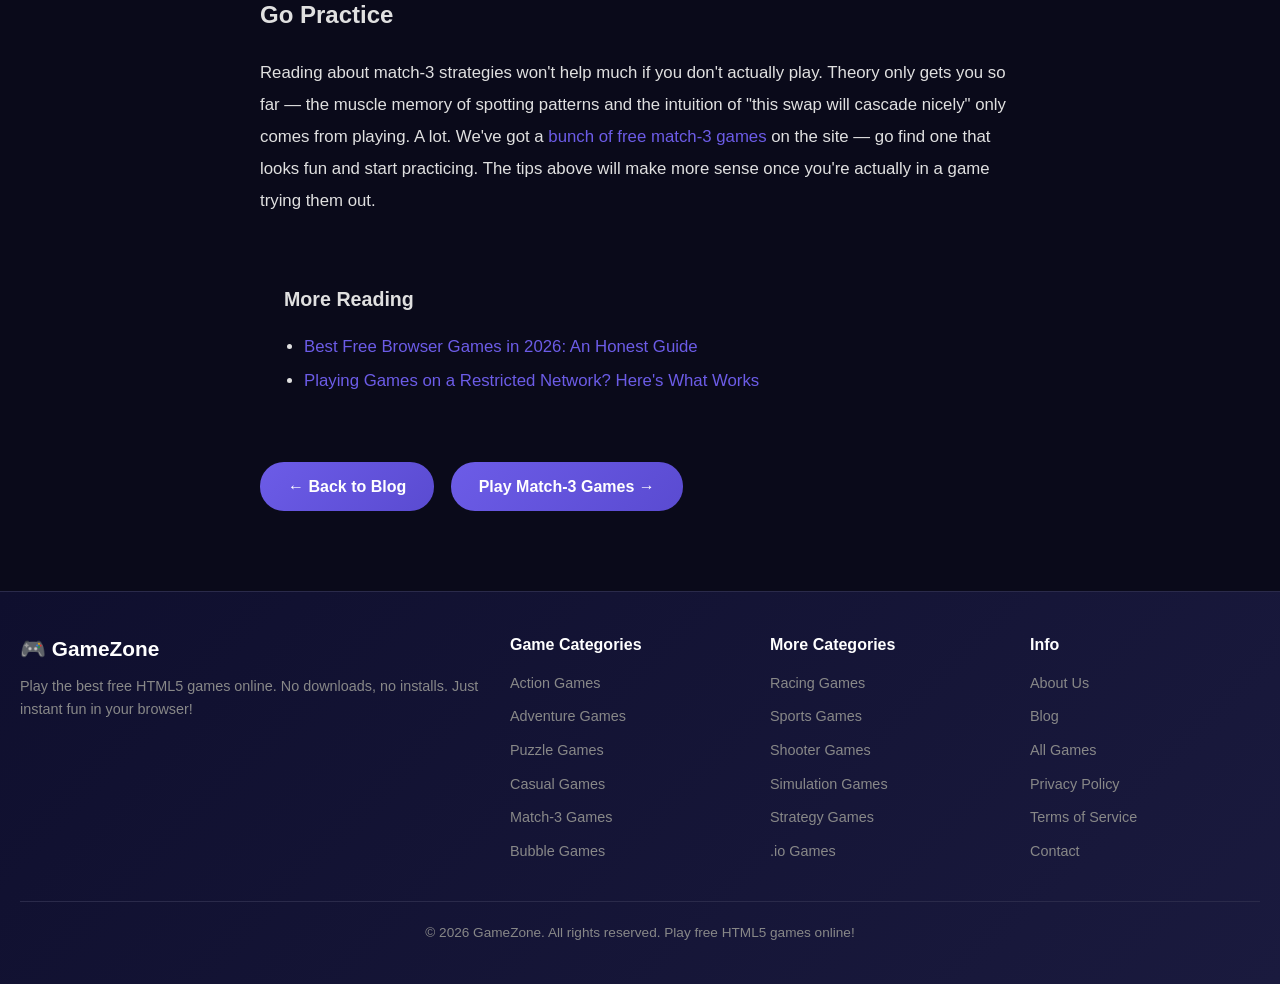
<file: article-match3-tips-strategies.html>
<!DOCTYPE html>
<html lang="en">
<head>
    <meta charset="UTF-8">
    <meta name="viewport" content="width=device-width, initial-scale=1.0">
    <title>Match-3 Tips That Actually Work (No Generic Advice) — GameZone</title>
    <meta name="description" content="Match-3 tips from someone who's played way too many of them. Real strategies that work — no generic &quot;plan ahead&quot; fluff.">
    <link rel="canonical" href="https://gamezone.best/article-match3-tips-strategies">
    <link rel="icon" href="data:image/svg+xml,<svg xmlns='http://www.w3.org/2000/svg' viewBox='0 0 100 100'><text y='.9em' font-size='90'>🎮</text></svg>">
    <meta property="og:type" content="article">
    <meta property="og:title" content="Match-3 Tips That Actually Work (No Generic Advice)">
    <meta property="og:description" content="Match-3 strategies from someone who's played way too many of them. Real tips, no fluff.">
    <meta property="og:url" content="https://gamezone.best/article-match3-tips-strategies">
    <meta property="og:site_name" content="GameZone">
    <meta property="og:image" content="https://gamezone.best/og-image.png">
    <meta name="twitter:card" content="summary_large_image">
    <link rel="stylesheet" href="css/style.css">
    <script async src="https://www.googletagmanager.com/gtag/js?id=G-FK95RL7CRP"></script>
    <script>
    window.dataLayer = window.dataLayer || [];
    function gtag(){dataLayer.push(arguments);}
    gtag('js', new Date());
    gtag('config', 'G-FK95RL7CRP');
    </script>
</head>
<body>

<header class="header">
    <nav class="nav-container">
        <a href="https://gamezone.best/" class="logo">
            <span class="logo-icon">🎮</span>
            GameZone
        </a>
        <ul class="nav-links">
            <li><a href="https://gamezone.best/">Home</a></li>
            <li><a href="https://gamezone.best/category?cat=action">Action</a></li>
            <li><a href="https://gamezone.best/category?cat=puzzle">Puzzle</a></li>
            <li><a href="https://gamezone.best/category?cat=racing">Racing</a></li>
            <li><a href="https://gamezone.best/category?cat=casual">Casual</a></li>
            <li><a href="https://gamezone.best/blog">Blog</a></li>
        </ul>
        <div class="search-box">
            <span class="search-icon">🔍</span>
            <input type="text" placeholder="Search games..." aria-label="Search games">
        </div>
        <button class="menu-toggle" aria-label="Toggle menu">☰</button>
    </nav>
</header>

<main class="section" style="max-width: 800px; margin: 0 auto; padding: 40px 20px;">
    <article>
        <header style="margin-bottom: 40px;">
            <div style="display: flex; align-items: center; gap: 12px; margin-bottom: 16px;">
                <span style="background: #e74c3c; color: #fff; padding: 4px 12px; border-radius: 20px; font-size: 0.8rem; font-weight: 600;">TIPS</span>
                <span style="color: var(--text-dim);">May 20, 2026</span>
                <span style="color: var(--text-dim);">• 7 min read</span>
            </div>
            <h1 style="font-size: 2rem; margin-bottom: 16px; line-height: 1.3;">Match-3 Tips That Actually Work (No Generic Advice)</h1>
            <p style="color: var(--text-dim); font-size: 1.1rem; line-height: 1.7;">I've played an unreasonable amount of match-3 games. Here's the stuff that actually helps you clear hard levels — not the "just plan ahead" garbage you've read a hundred times.</p>
        </header>

        <div style="color: var(--text-primary); line-height: 1.9; font-size: 1.05rem;">
            <p style="margin-bottom: 24px;">
                Look, I know what you're thinking. "Match-3 tips? Really? Just swap gems and hope for the best." I used to think that too. Then I got stuck on level 147 of a game for three days straight, and I realized there's actually a lot more going on under the hood than it seems. So I started paying attention, trying different approaches, and keeping track of what actually moved the needle. Here's what I found.
            </p>

            <h2 style="margin-top: 40px; margin-bottom: 20px; font-size: 1.5rem;">The One Rule That Changed Everything for Me</h2>
            <p style="margin-bottom: 24px;">
                <strong>Work from the bottom.</strong> Always. I can't stress this enough. When you make a match near the top of the board, the cascade travels through like... three rows. Boring. But when you clear pieces at the bottom? The cascade cascades through the entire board, and you get free matches you didn't even plan. It's like the game is playing itself.
            </p>
            <p style="margin-bottom: 24px;">
                I used to instinctively match wherever I saw three in a row. Bad habit. Now I scan the bottom of the board first, and only look up if there's nothing good down there. My clear rate went up noticeably after I started doing this. Seriously, try it for like 5 levels and see if you don't notice the difference.
            </p>

            <h2 style="margin-top: 40px; margin-bottom: 20px; font-size: 1.5rem;">Understanding Special Pieces (Without the Manual)</h2>
            <p style="margin-bottom: 24px;">
                Every match-3 game has them, though they call them different things. Here's the quick version:
            </p>
            <p style="margin-bottom: 24px;">
                <strong>Match 4 in a line</strong> = you get a line-clearer piece. It wipes an entire row or column when activated. Useful but not exciting on its own.
            </p>
            <p style="margin-bottom: 24px;">
                <strong>Match in an L or T shape</strong> = you get a 3x3 area clearer. Better than the line piece because it hits more tiles.
            </p>
            <p style="margin-bottom: 24px;">
                <strong>Match 5 in a row</strong> = rainbow/destroyer piece. The big one. Swap it with any color and it wipes every instance of that color from the board. This is your "oh no I'm about to fail" panic button. Use it wisely.
            </p>
            <p style="margin-bottom: 24px;">
                Here's the thing most people miss: <strong>combining special pieces is where the real magic happens.</strong> Two line-clearers swapped together? Clears a cross — 3 rows and 3 columns gone. Line-clearer + 3x3 clearer? Even bigger explosion. Two rainbow pieces? Board wipe. That last one is incredibly satisfying but save it for when you really need it. I've wasted too many rainbow combos on easy levels and regretted it later.
            </p>

            <h2 style="margin-top: 40px; margin-bottom: 20px; font-size: 1.5rem;">Board Management: The Boring Stuff That Wins Levels</h2>
            <p style="margin-bottom: 24px;">
                Nobody wants to hear "manage the board." It sounds like something your mom would say about cleaning your room. But in match-3 games, a messy board will absolutely kill your run. Here's what I mean:
            </p>

            <h3 style="margin-top: 28px; margin-bottom: 12px; font-size: 1.2rem; color: var(--primary);">Create space before you need it</h3>
            <p style="margin-bottom: 24px;">
                When the board gets cluttered with obstacles, locked pieces, or just bad color distribution, you have fewer and fewer options each turn. At some point, there are literally no good moves left and you're stuck making whatever swap won't crash the game. The fix? Before the board gets that bad, clear out problem areas even if it doesn't directly help your objective. Think of it like preventative maintenance. A few "wasted" moves early can save you from being boxed in later.
            </p>

            <h3 style="margin-top: 28px; margin-bottom: 12px; font-size: 1.2rem; color: var(--primary);">Think one move ahead (not five, just one)</h3>
            <p style="margin-bottom: 24px;">
                A lot of guides tell you to "plan several moves ahead like a chess grandmaster." That's... not practical when you have 20 seconds left on a timed level. But thinking one move ahead? Totally doable. Before you swap, just ask: "After this match clears, what will the board look like?" Will it set up a four-match? Will it create a cascade? Will it leave the pieces I need closer to where I need them? Just that one extra second of thinking before every move adds up fast.
            </p>

            <h2 style="margin-top: 40px; margin-bottom: 20px; font-size: 1.5rem;">Level Types Need Different Playstyles</h2>
            <p style="margin-bottom: 24px;">
                Treating every level the same is a recipe for frustration. What works for a "clear all jelly" level will get you killed on a timed level.
            </p>
            <p style="margin-bottom: 24px;">
                <strong>Score targets:</strong> Prioritize big combos. Don't waste moves on small matches — every swap should either create or set up a combo. Save your special pieces for moments when they'll trigger cascades. And for the love of everything, aim for those 5-matches if you can. Rainbow pieces score insane points.
            </p>
            <p style="margin-bottom: 24px;">
                <strong>Collection/ingredient levels:</strong> These are about efficiency, not big scores. Figure out where the items need to go and clear a direct path. Don't bother managing the whole board — focus on the column or area where items need to drop through. Sometimes the fastest solution is surprisingly narrow.
            </p>
            <p style="margin-bottom: 24px;">
                <strong>Timed levels:</strong> Don't panic. Panicking in a timed level makes you make stupid moves, which makes you panic more. Vicious cycle. Instead, build up pattern recognition through practice so you spot matches fast. And here's a counterintuitive tip: if you can't find a good move after 2-3 seconds, just make any legal move. Wasting 10 seconds searching for the perfect swap when any swap gives you the same time is just bad math.
            </p>

            <h2 style="margin-top: 40px; margin-bottom: 20px; font-size: 1.5rem;">Mistakes I Made So You Don't Have To</h2>
            <p style="margin-bottom: 24px;">
                <strong>Using power-ups on easy clears.</strong> I burned through so many special pieces in my early days. Three normal pieces? Just match them normally. Save the bomb for when you actually need it.
            </p>
            <p style="margin-bottom: 24px;">
                <strong>Ignoring the star system.</strong> Some levels have multiple objectives — clear the jelly AND get enough points for 3 stars. I used to focus only on the primary objective and end up with 1 star. Stars matter. They unlock stuff. Don't ignore them.
            </p>
            <p style="margin-bottom: 24px;">
                <strong>Not learning from failures.</strong> When you fail a level, take 10 seconds to look at WHY before retrying. Was it bad luck (pieces didn't fall right)? Or bad strategy (you wasted moves on the wrong area)? If it's the latter, change your approach. I've replayed the same level the exact same way five times and failed five times. That's on me.
            </p>

            <h2 style="margin-top: 40px; margin-bottom: 20px; font-size: 1.5rem;">Go Practice</h2>
            <p style="margin-bottom: 24px;">
                Reading about match-3 strategies won't help much if you don't actually play. Theory only gets you so far — the muscle memory of spotting patterns and the intuition of "this swap will cascade nicely" only comes from playing. A lot. We've got a <a href="category?cat=match3" style="color: var(--primary);">bunch of free match-3 games</a> on the site — go find one that looks fun and start practicing. The tips above will make more sense once you're actually in a game trying them out.
            </p>

            <div style="background: var(--bg-secondary); border-radius: var(--radius-lg); padding: 24px; margin-top: 40px; border: 0.5px solid var(--border-tertiary);">
                <h3 style="margin-bottom: 12px;">More Reading</h3>
                <ul style="line-height: 2; padding-left: 20px;">
                    <li><a href="article-best-free-browser-games" style="color: var(--primary);">Best Free Browser Games in 2026: An Honest Guide</a></li>
                    <li><a href="article-unblocked-games-guide" style="color: var(--primary);">Playing Games on a Restricted Network? Here's What Works</a></li>
                </ul>
            </div>
        </div>
    </article>

    <div style="margin-top: 40px;">
        <a href="blog" class="play-btn" style="display: inline-block;">← Back to Blog</a>
        <a href="category?cat=match3" class="play-btn" style="display: inline-block; margin-left: 12px;">Play Match-3 Games →</a>
    </div>
</main>

<footer class="footer">
    <div class="footer-content">
        <div class="footer-brand">
            <h3>🎮 GameZone</h3>
            <p>Play the best free HTML5 games online. No downloads, no installs. Just instant fun in your browser!</p>
        </div>
        <div class="footer-links">
            <h4>Game Categories</h4>
            <ul>
                <li><a href="https://gamezone.best/category?cat=action">Action Games</a></li>
                <li><a href="https://gamezone.best/category?cat=adventure">Adventure Games</a></li>
                <li><a href="https://gamezone.best/category?cat=puzzle">Puzzle Games</a></li>
                <li><a href="https://gamezone.best/category?cat=casual">Casual Games</a></li>
                <li><a href="https://gamezone.best/category?cat=match3">Match-3 Games</a></li>
                <li><a href="https://gamezone.best/category?cat=bubble">Bubble Games</a></li>
            </ul>
        </div>
        <div class="footer-links">
            <h4>More Categories</h4>
            <ul>
                <li><a href="https://gamezone.best/category?cat=racing">Racing Games</a></li>
                <li><a href="https://gamezone.best/category?cat=sports">Sports Games</a></li>
                <li><a href="https://gamezone.best/category?cat=shooter">Shooter Games</a></li>
                <li><a href="https://gamezone.best/category?cat=simulation">Simulation Games</a></li>
                <li><a href="https://gamezone.best/category?cat=strategy">Strategy Games</a></li>
                <li><a href="https://gamezone.best/category?cat=io">.io Games</a></li>
            </ul>
        </div>
        <div class="footer-links">
            <h4>Info</h4>
            <ul>
                <li><a href="about">About Us</a></li>
                <li><a href="blog">Blog</a></li>
                <li><a href="games-list">All Games</a></li>
                <li><a href="privacy">Privacy Policy</a></li>
                <li><a href="terms">Terms of Service</a></li>
                <li><a href="contact">Contact</a></li>
            </ul>
        </div>
    </div>
    <div class="footer-bottom">
        <p>&copy; 2026 GameZone. All rights reserved. Play free HTML5 games online!</p>
    </div>
</footer>

<script src="js/ui.js"></script>
<script>
document.addEventListener('DOMContentLoaded', () => { UI.initMobileMenu(); UI.initSearch(); });
</script>

<script type="application/ld+json">
{
  "@context": "https://schema.org",
  "@type": "Article",
  "headline": "Match-3 Tips That Actually Work (No Generic Advice)",
  "description": "Match-3 strategies from someone who's played way too many of them. Real tips, no fluff.",
  "author": {
    "@type": "Organization",
    "name": "GameZone"
  },
  "publisher": {
    "@type": "Organization",
    "name": "GameZone",
    "logo": "https://gamezone.best/og-image.png"
  },
  "datePublished": "2026-05-20",
  "url": "https://gamezone.best/article-match3-tips-strategies"
}
</script>

</body>
</html>
</file>
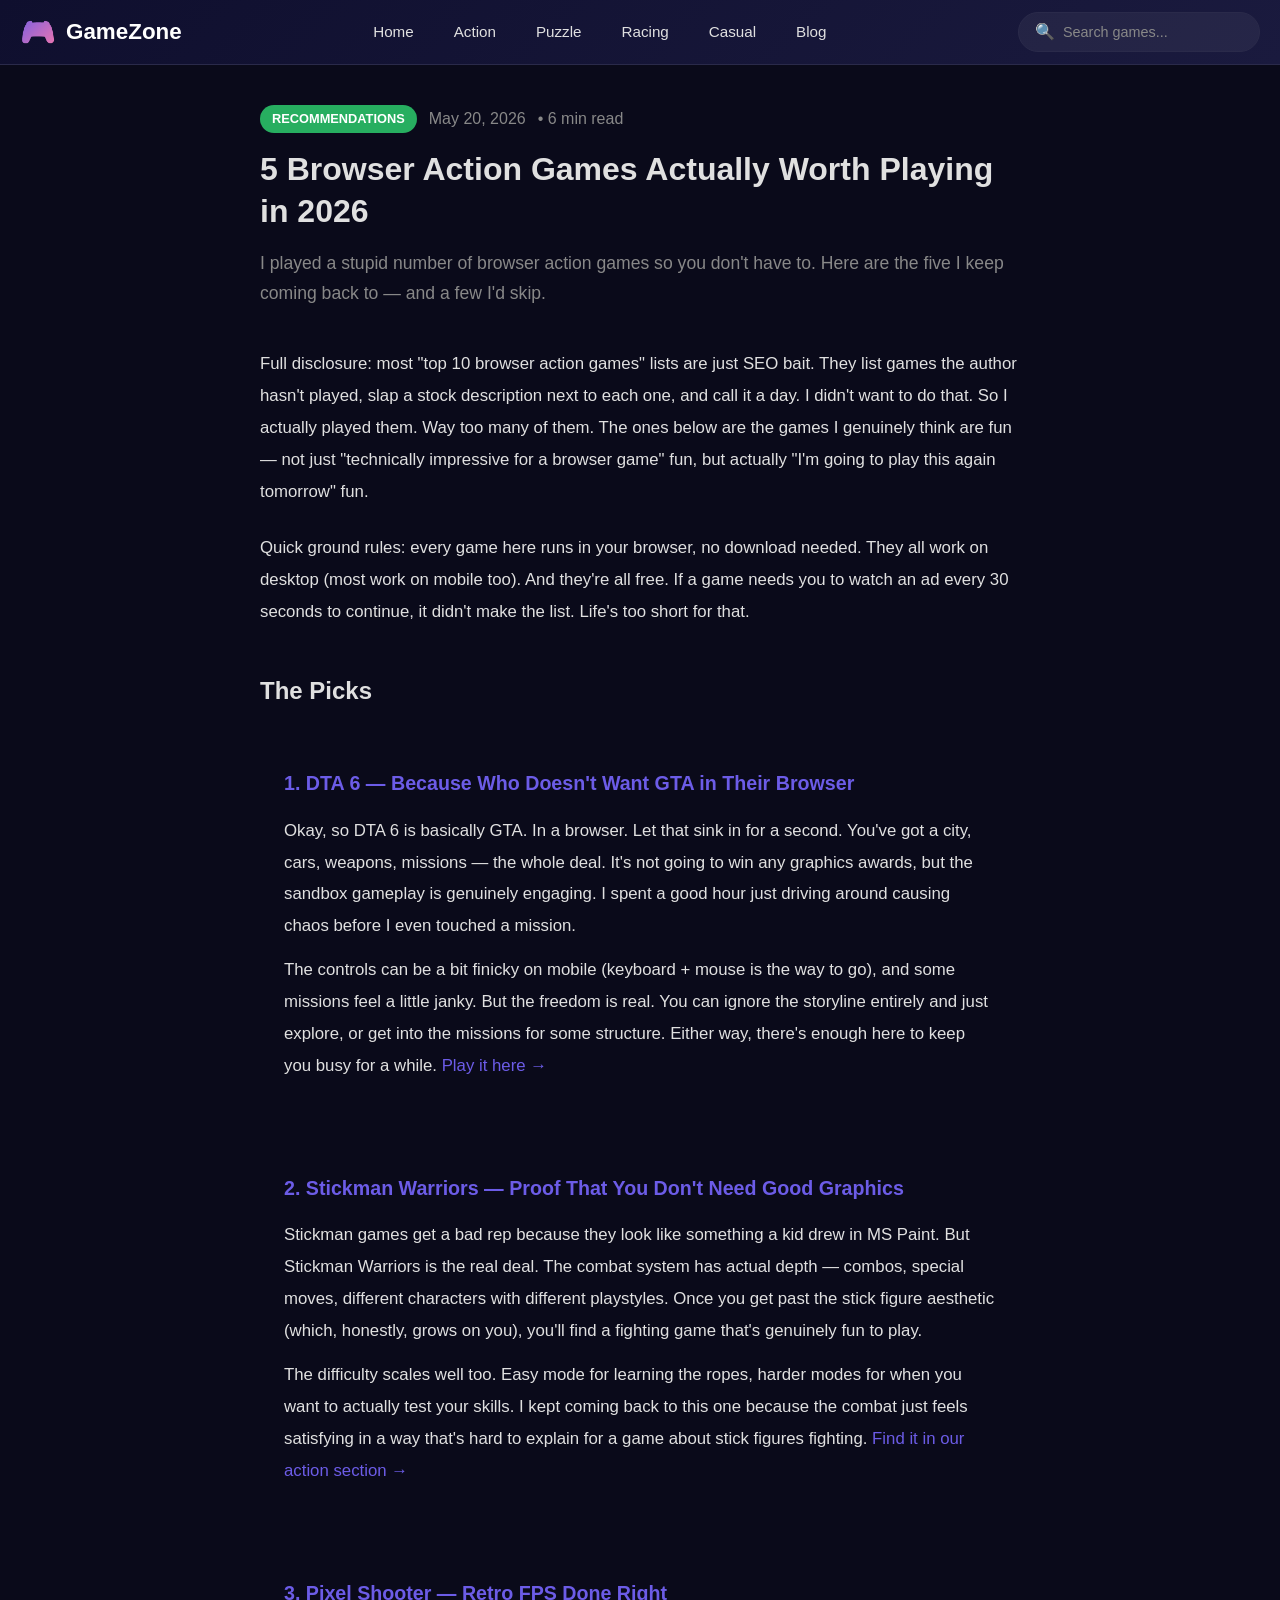
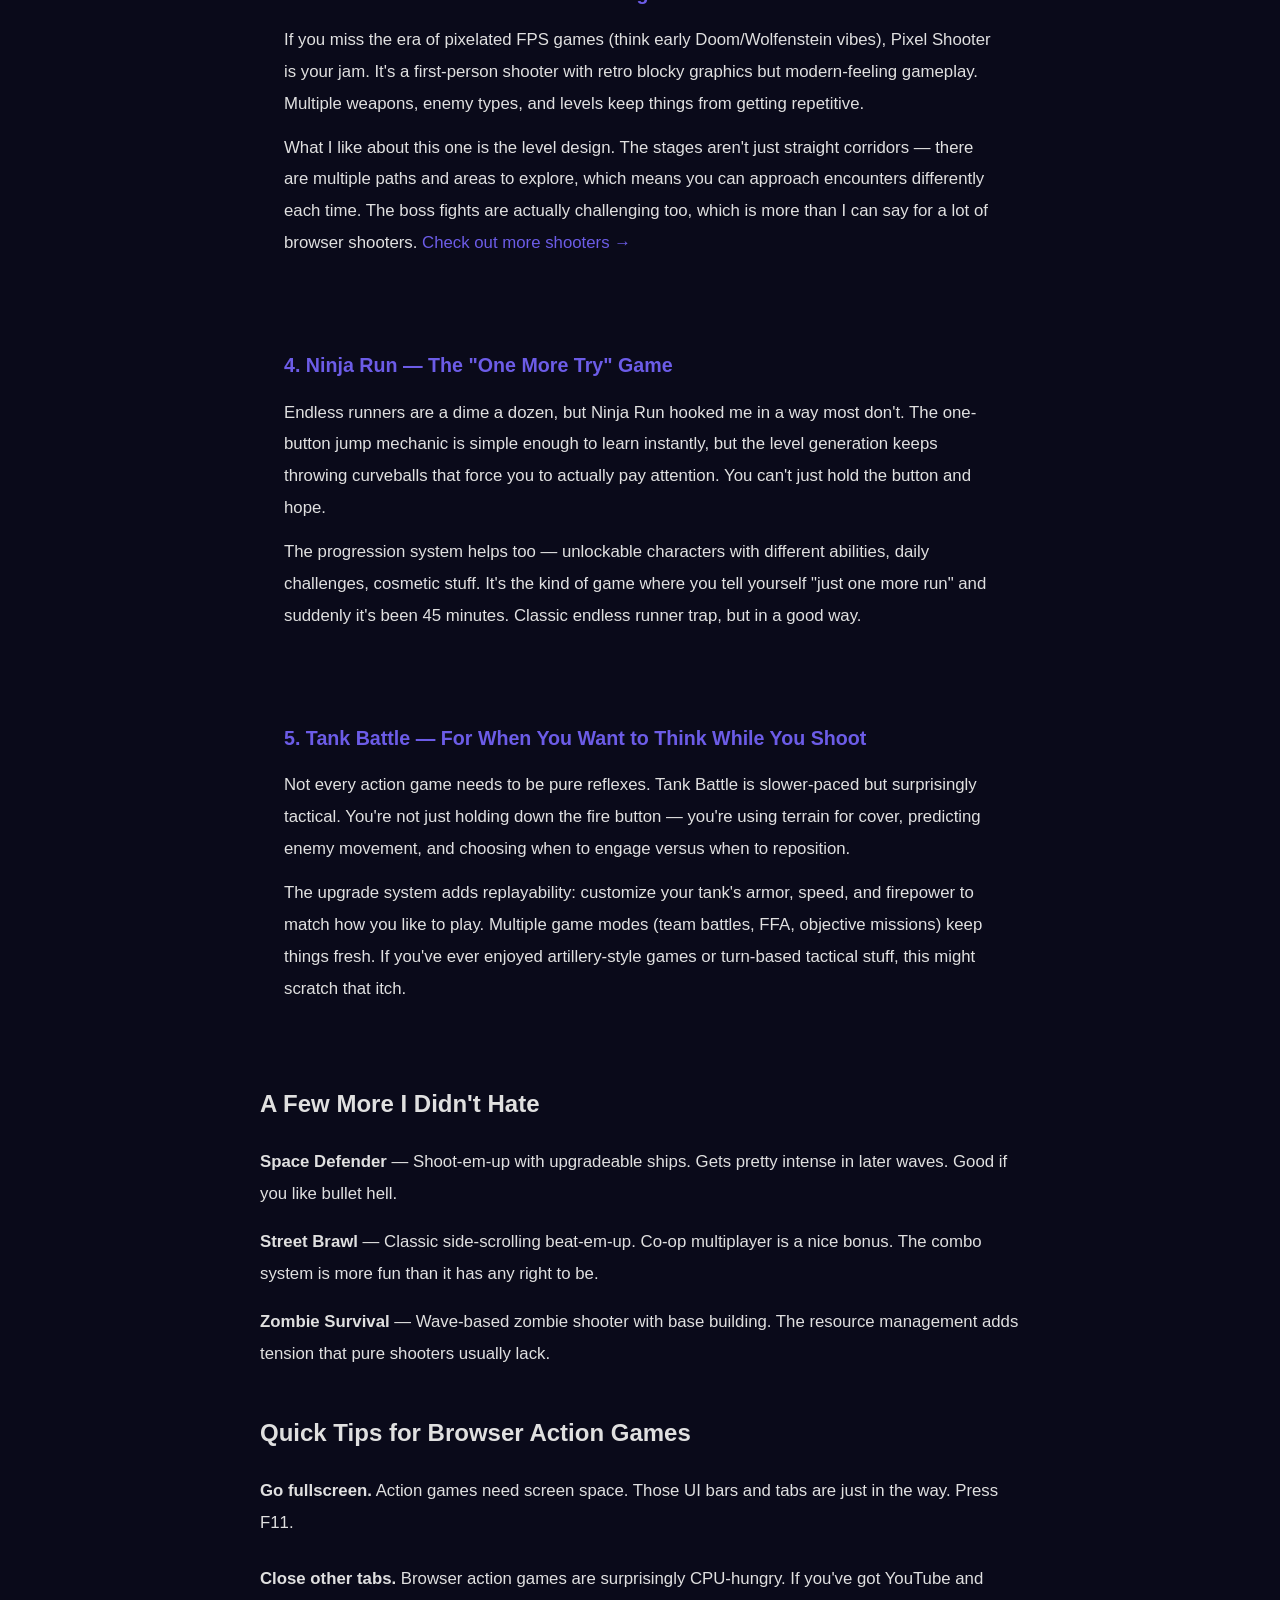
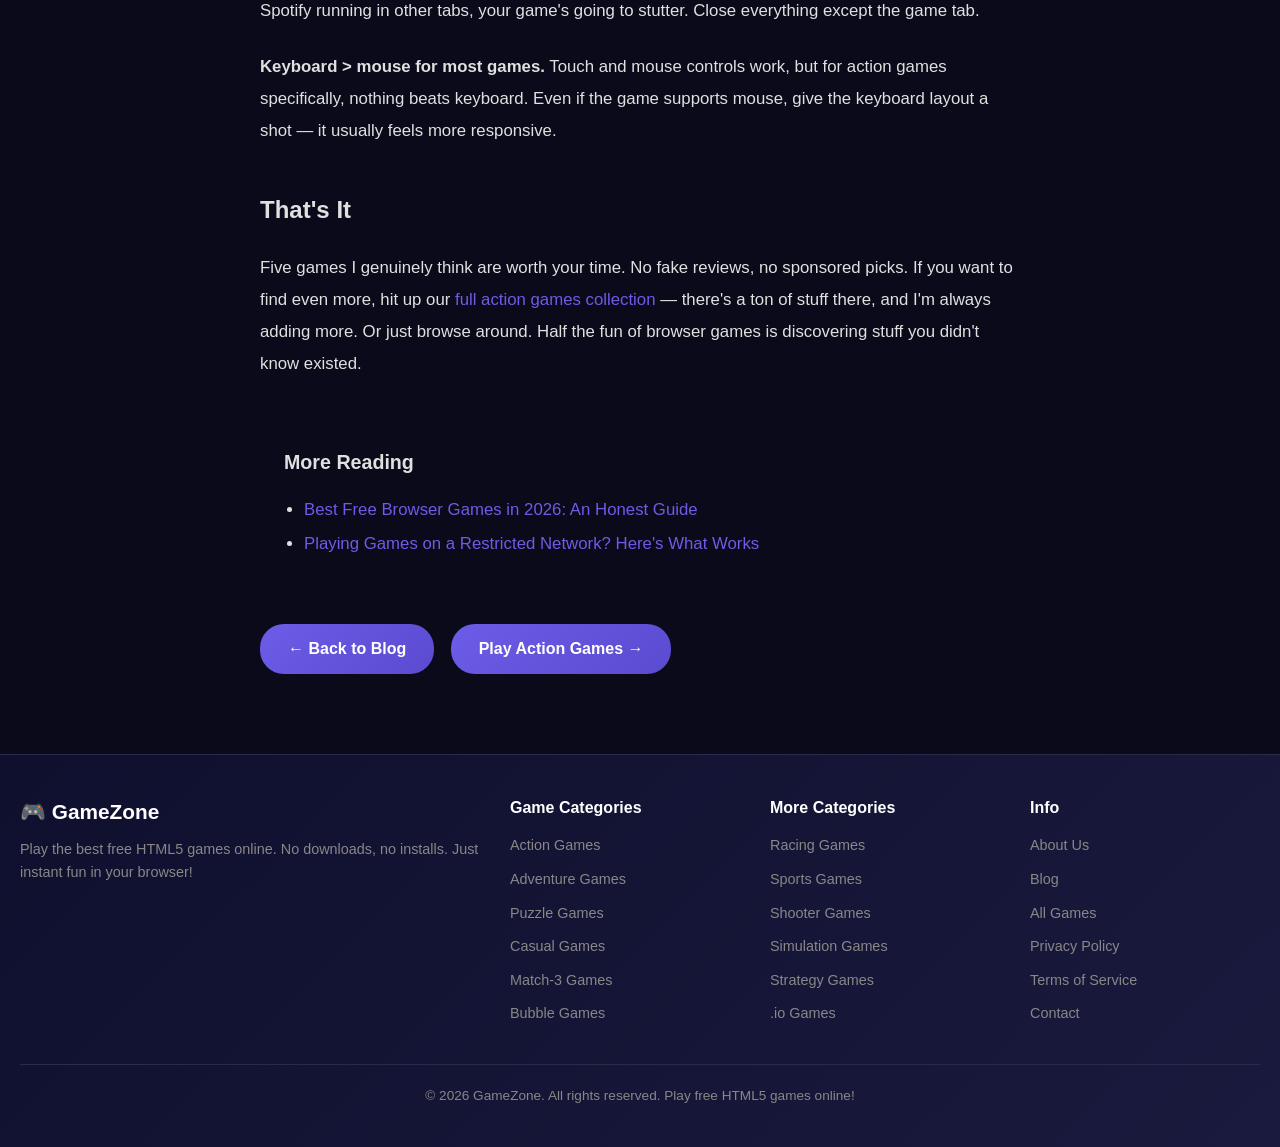
<file: article-top-action-games-2026.html>
<!DOCTYPE html>
<html lang="en">
<head>
    <meta charset="UTF-8">
    <meta name="viewport" content="width=device-width, initial-scale=1.0">
    <title>5 Browser Action Games Actually Worth Playing in 2026 — GameZone</title>
    <meta name="description" content="5 free browser action games worth playing in 2026. No filler — each one I've actually spent time with and can genuinely recommend.">
    <link rel="canonical" href="https://gamezone.best/article-top-action-games-2026">
    <link rel="icon" href="data:image/svg+xml,<svg xmlns='http://www.w3.org/2000/svg' viewBox='0 0 100 100'><text y='.9em' font-size='90'>🎮</text></svg>">
    <meta property="og:type" content="article">
    <meta property="og:title" content="5 Browser Action Games Actually Worth Playing in 2026">
    <meta property="og:description" content="5 free browser action games worth your time. No filler, no downloads required.">
    <meta property="og:url" content="https://gamezone.best/article-top-action-games-2026">
    <meta property="og:site_name" content="GameZone">
    <meta property="og:image" content="https://gamezone.best/og-image.png">
    <meta name="twitter:card" content="summary_large_image">
    <link rel="stylesheet" href="css/style.css">
    <script async src="https://www.googletagmanager.com/gtag/js?id=G-FK95RL7CRP"></script>
    <script>
    window.dataLayer = window.dataLayer || [];
    function gtag(){dataLayer.push(arguments);}
    gtag('js', new Date());
    gtag('config', 'G-FK95RL7CRP');
    </script>
</head>
<body>

<header class="header">
    <nav class="nav-container">
        <a href="https://gamezone.best/" class="logo">
            <span class="logo-icon">🎮</span>
            GameZone
        </a>
        <ul class="nav-links">
            <li><a href="https://gamezone.best/">Home</a></li>
            <li><a href="https://gamezone.best/category?cat=action">Action</a></li>
            <li><a href="https://gamezone.best/category?cat=puzzle">Puzzle</a></li>
            <li><a href="https://gamezone.best/category?cat=racing">Racing</a></li>
            <li><a href="https://gamezone.best/category?cat=casual">Casual</a></li>
            <li><a href="https://gamezone.best/blog">Blog</a></li>
        </ul>
        <div class="search-box">
            <span class="search-icon">🔍</span>
            <input type="text" placeholder="Search games..." aria-label="Search games">
        </div>
        <button class="menu-toggle" aria-label="Toggle menu">☰</button>
    </nav>
</header>

<main class="section" style="max-width: 800px; margin: 0 auto; padding: 40px 20px;">
    <article>
        <header style="margin-bottom: 40px;">
            <div style="display: flex; align-items: center; gap: 12px; margin-bottom: 16px;">
                <span style="background: #27ae60; color: #fff; padding: 4px 12px; border-radius: 20px; font-size: 0.8rem; font-weight: 600;">RECOMMENDATIONS</span>
                <span style="color: var(--text-dim);">May 20, 2026</span>
                <span style="color: var(--text-dim);">• 6 min read</span>
            </div>
            <h1 style="font-size: 2rem; margin-bottom: 16px; line-height: 1.3;">5 Browser Action Games Actually Worth Playing in 2026</h1>
            <p style="color: var(--text-dim); font-size: 1.1rem; line-height: 1.7;">I played a stupid number of browser action games so you don't have to. Here are the five I keep coming back to — and a few I'd skip.</p>
        </header>

        <div style="color: var(--text-primary); line-height: 1.9; font-size: 1.05rem;">
            <p style="margin-bottom: 24px;">
                Full disclosure: most "top 10 browser action games" lists are just SEO bait. They list games the author hasn't played, slap a stock description next to each one, and call it a day. I didn't want to do that. So I actually played them. Way too many of them. The ones below are the games I genuinely think are fun — not just "technically impressive for a browser game" fun, but actually "I'm going to play this again tomorrow" fun.
            </p>
            <p style="margin-bottom: 24px;">
                Quick ground rules: every game here runs in your browser, no download needed. They all work on desktop (most work on mobile too). And they're all free. If a game needs you to watch an ad every 30 seconds to continue, it didn't make the list. Life's too short for that.
            </p>

            <h2 style="margin-top: 40px; margin-bottom: 20px; font-size: 1.5rem;">The Picks</h2>

            <div style="background: var(--bg-secondary); border-radius: var(--radius-lg); padding: 24px; margin: 28px 0; border: 0.5px solid var(--border-tertiary);">
                <h3 style="margin-bottom: 12px; color: var(--primary);">1. DTA 6 — Because Who Doesn't Want GTA in Their Browser</h3>
                <p style="margin-bottom: 12px;">
                    Okay, so DTA 6 is basically GTA. In a browser. Let that sink in for a second. You've got a city, cars, weapons, missions — the whole deal. It's not going to win any graphics awards, but the sandbox gameplay is genuinely engaging. I spent a good hour just driving around causing chaos before I even touched a mission.
                </p>
                <p style="margin-bottom: 12px;">
                    The controls can be a bit finicky on mobile (keyboard + mouse is the way to go), and some missions feel a little janky. But the freedom is real. You can ignore the storyline entirely and just explore, or get into the missions for some structure. Either way, there's enough here to keep you busy for a while. <a href="game?id=dta-6" style="color: var(--primary);">Play it here →</a>
                </p>
            </div>

            <div style="background: var(--bg-secondary); border-radius: var(--radius-lg); padding: 24px; margin: 28px 0; border: 0.5px solid var(--border-tertiary);">
                <h3 style="margin-bottom: 12px; color: var(--primary);">2. Stickman Warriors — Proof That You Don't Need Good Graphics</h3>
                <p style="margin-bottom: 12px;">
                    Stickman games get a bad rep because they look like something a kid drew in MS Paint. But Stickman Warriors is the real deal. The combat system has actual depth — combos, special moves, different characters with different playstyles. Once you get past the stick figure aesthetic (which, honestly, grows on you), you'll find a fighting game that's genuinely fun to play.
                </p>
                <p style="margin-bottom: 12px;">
                    The difficulty scales well too. Easy mode for learning the ropes, harder modes for when you want to actually test your skills. I kept coming back to this one because the combat just feels satisfying in a way that's hard to explain for a game about stick figures fighting. <a href="category?cat=action" style="color: var(--primary);">Find it in our action section →</a>
                </p>
            </div>

            <div style="background: var(--bg-secondary); border-radius: var(--radius-lg); padding: 24px; margin: 28px 0; border: 0.5px solid var(--border-tertiary);">
                <h3 style="margin-bottom: 12px; color: var(--primary);">3. Pixel Shooter — Retro FPS Done Right</h3>
                <p style="margin-bottom: 12px;">
                    If you miss the era of pixelated FPS games (think early Doom/Wolfenstein vibes), Pixel Shooter is your jam. It's a first-person shooter with retro blocky graphics but modern-feeling gameplay. Multiple weapons, enemy types, and levels keep things from getting repetitive.
                </p>
                <p style="margin-bottom: 12px;">
                    What I like about this one is the level design. The stages aren't just straight corridors — there are multiple paths and areas to explore, which means you can approach encounters differently each time. The boss fights are actually challenging too, which is more than I can say for a lot of browser shooters. <a href="category?cat=shooter" style="color: var(--primary);">Check out more shooters →</a>
                </p>
            </div>

            <div style="background: var(--bg-secondary); border-radius: var(--radius-lg); padding: 24px; margin: 28px 0; border: 0.5px solid var(--border-tertiary);">
                <h3 style="margin-bottom: 12px; color: var(--primary);">4. Ninja Run — The "One More Try" Game</h3>
                <p style="margin-bottom: 12px;">
                    Endless runners are a dime a dozen, but Ninja Run hooked me in a way most don't. The one-button jump mechanic is simple enough to learn instantly, but the level generation keeps throwing curveballs that force you to actually pay attention. You can't just hold the button and hope.
                </p>
                <p style="margin-bottom: 12px;">
                    The progression system helps too — unlockable characters with different abilities, daily challenges, cosmetic stuff. It's the kind of game where you tell yourself "just one more run" and suddenly it's been 45 minutes. Classic endless runner trap, but in a good way.
                </p>
            </div>

            <div style="background: var(--bg-secondary); border-radius: var(--radius-lg); padding: 24px; margin: 28px 0; border: 0.5px solid var(--border-tertiary);">
                <h3 style="margin-bottom: 12px; color: var(--primary);">5. Tank Battle — For When You Want to Think While You Shoot</h3>
                <p style="margin-bottom: 12px;">
                    Not every action game needs to be pure reflexes. Tank Battle is slower-paced but surprisingly tactical. You're not just holding down the fire button — you're using terrain for cover, predicting enemy movement, and choosing when to engage versus when to reposition.
                </p>
                <p style="margin-bottom: 12px;">
                    The upgrade system adds replayability: customize your tank's armor, speed, and firepower to match how you like to play. Multiple game modes (team battles, FFA, objective missions) keep things fresh. If you've ever enjoyed artillery-style games or turn-based tactical stuff, this might scratch that itch.
                </p>
            </div>

            <h2 style="margin-top: 40px; margin-bottom: 20px; font-size: 1.5rem;">A Few More I Didn't Hate</h2>
            <p style="margin-bottom: 16px;">
                <strong>Space Defender</strong> — Shoot-em-up with upgradeable ships. Gets pretty intense in later waves. Good if you like bullet hell.
            </p>
            <p style="margin-bottom: 16px;">
                <strong>Street Brawl</strong> — Classic side-scrolling beat-em-up. Co-op multiplayer is a nice bonus. The combo system is more fun than it has any right to be.
            </p>
            <p style="margin-bottom: 16px;">
                <strong>Zombie Survival</strong> — Wave-based zombie shooter with base building. The resource management adds tension that pure shooters usually lack.
            </p>

            <h2 style="margin-top: 40px; margin-bottom: 20px; font-size: 1.5rem;">Quick Tips for Browser Action Games</h2>
            <p style="margin-bottom: 24px;">
                <strong>Go fullscreen.</strong> Action games need screen space. Those UI bars and tabs are just in the way. Press F11.
            </p>
            <p style="margin-bottom: 24px;">
                <strong>Close other tabs.</strong> Browser action games are surprisingly CPU-hungry. If you've got YouTube and Spotify running in other tabs, your game's going to stutter. Close everything except the game tab.
            </p>
            <p style="margin-bottom: 24px;">
                <strong>Keyboard > mouse for most games.</strong> Touch and mouse controls work, but for action games specifically, nothing beats keyboard. Even if the game supports mouse, give the keyboard layout a shot — it usually feels more responsive.
            </p>

            <h2 style="margin-top: 40px; margin-bottom: 20px; font-size: 1.5rem;">That's It</h2>
            <p style="margin-bottom: 24px;">
                Five games I genuinely think are worth your time. No fake reviews, no sponsored picks. If you want to find even more, hit up our <a href="category?cat=action" style="color: var(--primary);">full action games collection</a> — there's a ton of stuff there, and I'm always adding more. Or just browse around. Half the fun of browser games is discovering stuff you didn't know existed.
            </p>

            <div style="background: var(--bg-secondary); border-radius: var(--radius-lg); padding: 24px; margin-top: 40px; border: 0.5px solid var(--border-tertiary);">
                <h3 style="margin-bottom: 12px;">More Reading</h3>
                <ul style="line-height: 2; padding-left: 20px;">
                    <li><a href="article-best-free-browser-games" style="color: var(--primary);">Best Free Browser Games in 2026: An Honest Guide</a></li>
                    <li><a href="article-unblocked-games-guide" style="color: var(--primary);">Playing Games on a Restricted Network? Here's What Works</a></li>
                </ul>
            </div>
        </div>
    </article>

    <div style="margin-top: 40px;">
        <a href="blog" class="play-btn" style="display: inline-block;">← Back to Blog</a>
        <a href="category?cat=action" class="play-btn" style="display: inline-block; margin-left: 12px;">Play Action Games →</a>
    </div>
</main>

<footer class="footer">
    <div class="footer-content">
        <div class="footer-brand">
            <h3>🎮 GameZone</h3>
            <p>Play the best free HTML5 games online. No downloads, no installs. Just instant fun in your browser!</p>
        </div>
        <div class="footer-links">
            <h4>Game Categories</h4>
            <ul>
                <li><a href="https://gamezone.best/category?cat=action">Action Games</a></li>
                <li><a href="https://gamezone.best/category?cat=adventure">Adventure Games</a></li>
                <li><a href="https://gamezone.best/category?cat=puzzle">Puzzle Games</a></li>
                <li><a href="https://gamezone.best/category?cat=casual">Casual Games</a></li>
                <li><a href="https://gamezone.best/category?cat=match3">Match-3 Games</a></li>
                <li><a href="https://gamezone.best/category?cat=bubble">Bubble Games</a></li>
            </ul>
        </div>
        <div class="footer-links">
            <h4>More Categories</h4>
            <ul>
                <li><a href="https://gamezone.best/category?cat=racing">Racing Games</a></li>
                <li><a href="https://gamezone.best/category?cat=sports">Sports Games</a></li>
                <li><a href="https://gamezone.best/category?cat=shooter">Shooter Games</a></li>
                <li><a href="https://gamezone.best/category?cat=simulation">Simulation Games</a></li>
                <li><a href="https://gamezone.best/category?cat=strategy">Strategy Games</a></li>
                <li><a href="https://gamezone.best/category?cat=io">.io Games</a></li>
            </ul>
        </div>
        <div class="footer-links">
            <h4>Info</h4>
            <ul>
                <li><a href="about">About Us</a></li>
                <li><a href="blog">Blog</a></li>
                <li><a href="games-list">All Games</a></li>
                <li><a href="privacy">Privacy Policy</a></li>
                <li><a href="terms">Terms of Service</a></li>
                <li><a href="contact">Contact</a></li>
            </ul>
        </div>
    </div>
    <div class="footer-bottom">
        <p>&copy; 2026 GameZone. All rights reserved. Play free HTML5 games online!</p>
    </div>
</footer>

<script src="js/ui.js"></script>
<script>
document.addEventListener('DOMContentLoaded', () => { UI.initMobileMenu(); UI.initSearch(); });
</script>

<script type="application/ld+json">
{
  "@context": "https://schema.org",
  "@type": "Article",
  "headline": "5 Browser Action Games Actually Worth Playing in 2026",
  "description": "5 free browser action games worth your time. No filler, no downloads required.",
  "author": {
    "@type": "Organization",
    "name": "GameZone"
  },
  "publisher": {
    "@type": "Organization",
    "name": "GameZone",
    "logo": "https://gamezone.best/og-image.png"
  },
  "datePublished": "2026-05-20",
  "url": "https://gamezone.best/article-top-action-games-2026"
}
</script>

</body>
</html>
</file>
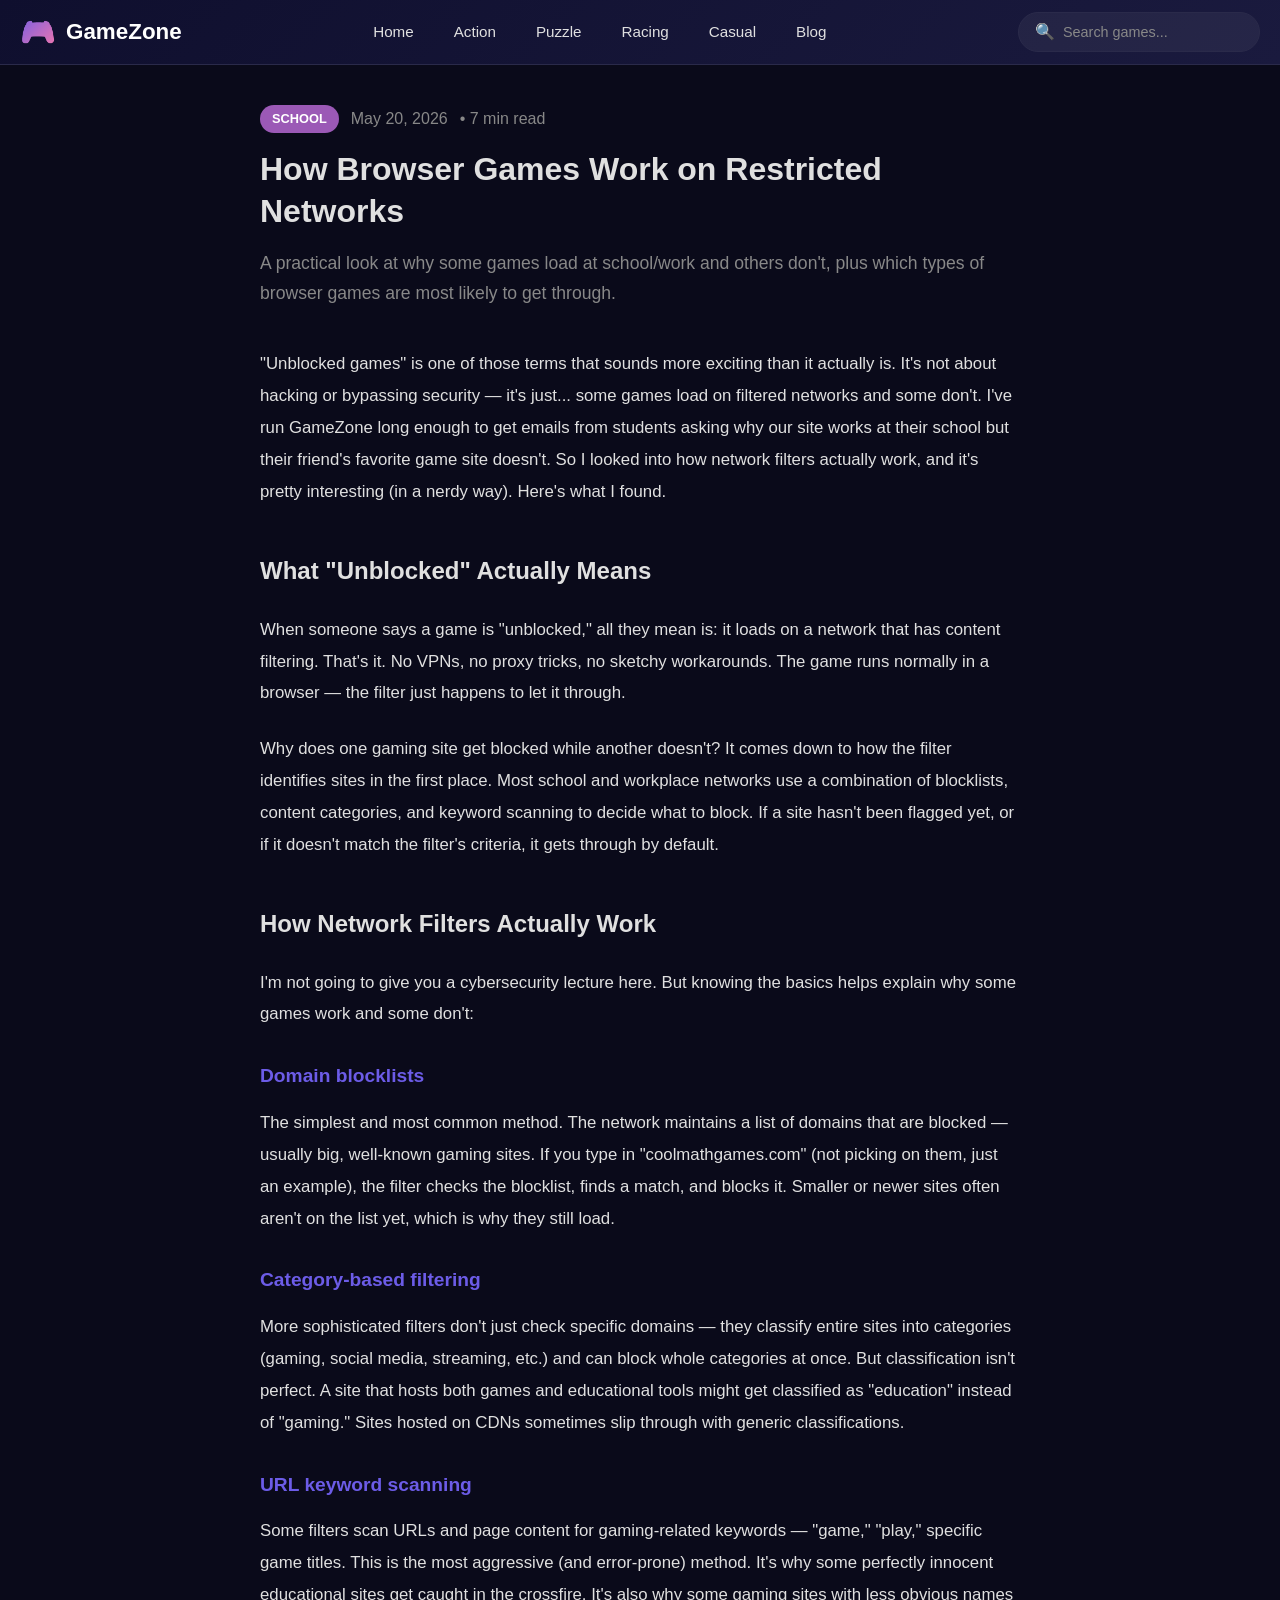
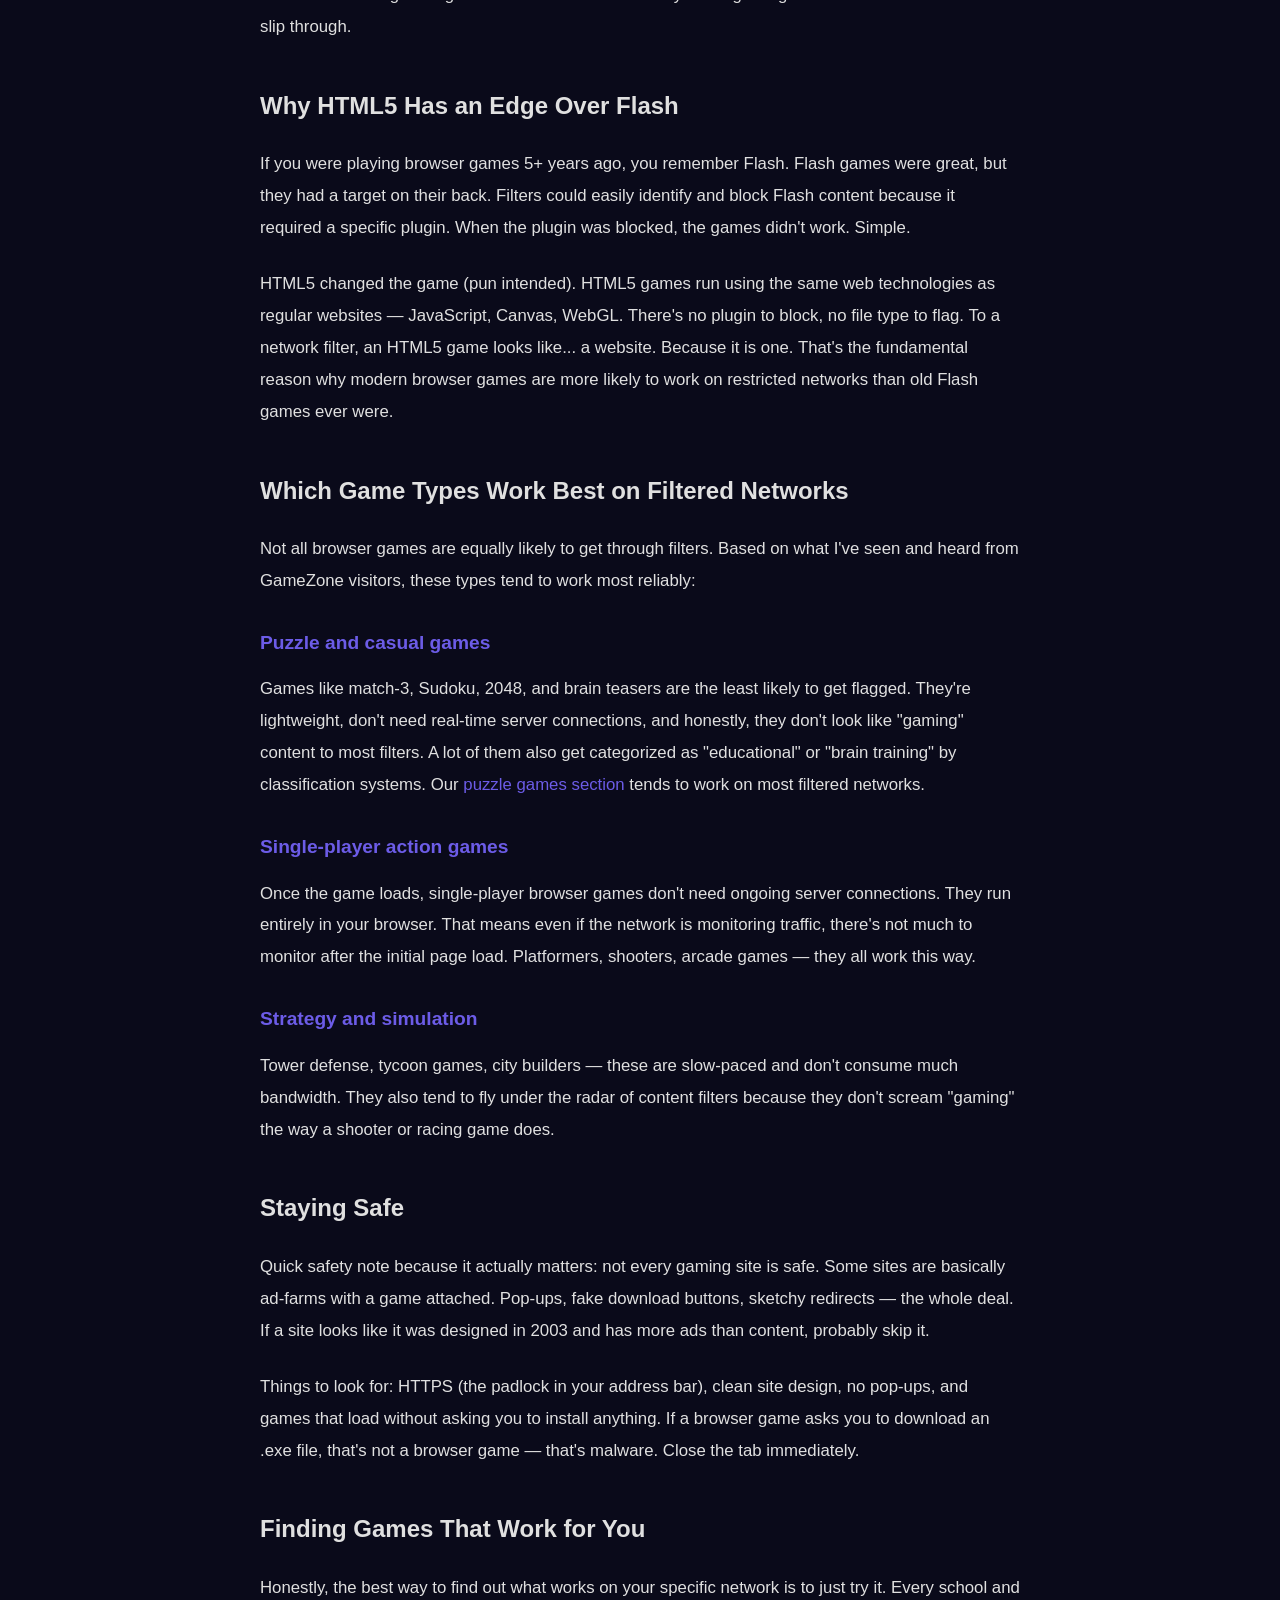
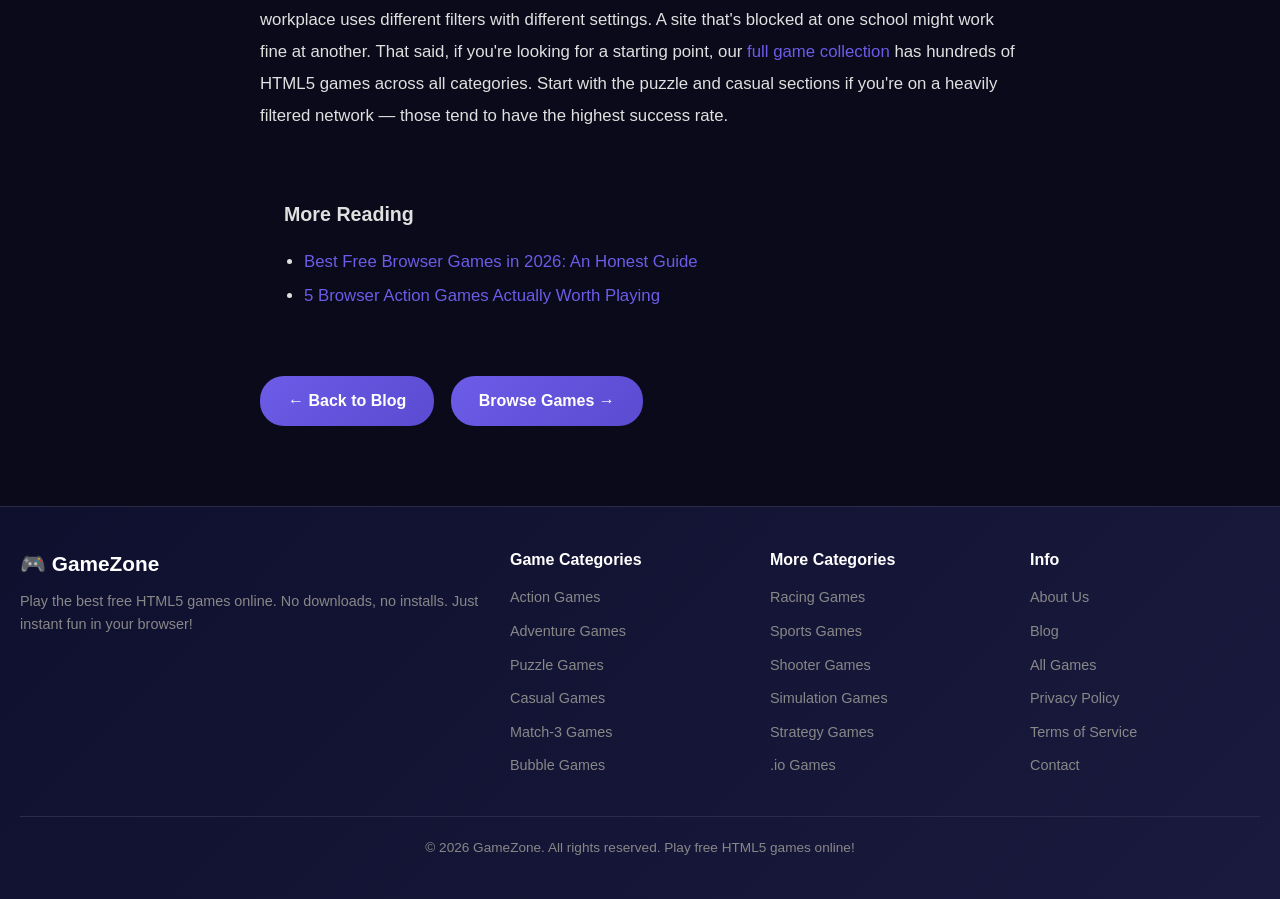
<file: article-unblocked-games-guide.html>
<!DOCTYPE html>
<html lang="en">
<head>
    <meta charset="UTF-8">
    <meta name="viewport" content="width=device-width, initial-scale=1.0">
    <title>How Browser Games Work on Restricted Networks — GameZone</title>
    <meta name="description" content="How browser games work on school and work networks, and which types actually load through filters. A practical guide, not a lecture.">
    <link rel="canonical" href="https://gamezone.best/article-unblocked-games-guide">
    <link rel="icon" href="data:image/svg+xml,<svg xmlns='http://www.w3.org/2000/svg' viewBox='0 0 100 100'><text y='.9em' font-size='90'>🎮</text></svg>">
    <meta property="og:type" content="article">
    <meta property="og:title" content="How Browser Games Work on Restricted Networks">
    <meta property="og:description" content="How browser games work on school and work networks, and which types actually load through filters.">
    <meta property="og:url" content="https://gamezone.best/article-unblocked-games-guide">
    <meta property="og:site_name" content="GameZone">
    <meta property="og:image" content="https://gamezone.best/og-image.png">
    <meta name="twitter:card" content="summary_large_image">
    <link rel="stylesheet" href="css/style.css">
    <script async src="https://www.googletagmanager.com/gtag/js?id=G-FK95RL7CRP"></script>
    <script>
    window.dataLayer = window.dataLayer || [];
    function gtag(){dataLayer.push(arguments);}
    gtag('js', new Date());
    gtag('config', 'G-FK95RL7CRP');
    </script>
</head>
<body>

<header class="header">
    <nav class="nav-container">
        <a href="https://gamezone.best/" class="logo">
            <span class="logo-icon">🎮</span>
            GameZone
        </a>
        <ul class="nav-links">
            <li><a href="https://gamezone.best/">Home</a></li>
            <li><a href="https://gamezone.best/category?cat=action">Action</a></li>
            <li><a href="https://gamezone.best/category?cat=puzzle">Puzzle</a></li>
            <li><a href="https://gamezone.best/category?cat=racing">Racing</a></li>
            <li><a href="https://gamezone.best/category?cat=casual">Casual</a></li>
            <li><a href="https://gamezone.best/blog">Blog</a></li>
        </ul>
        <div class="search-box">
            <span class="search-icon">🔍</span>
            <input type="text" placeholder="Search games..." aria-label="Search games">
        </div>
        <button class="menu-toggle" aria-label="Toggle menu">☰</button>
    </nav>
</header>

<main class="section" style="max-width: 800px; margin: 0 auto; padding: 40px 20px;">
    <article>
        <header style="margin-bottom: 40px;">
            <div style="display: flex; align-items: center; gap: 12px; margin-bottom: 16px;">
                <span style="background: #9b59b6; color: #fff; padding: 4px 12px; border-radius: 20px; font-size: 0.8rem; font-weight: 600;">SCHOOL</span>
                <span style="color: var(--text-dim);">May 20, 2026</span>
                <span style="color: var(--text-dim);">• 7 min read</span>
            </div>
            <h1 style="font-size: 2rem; margin-bottom: 16px; line-height: 1.3;">How Browser Games Work on Restricted Networks</h1>
            <p style="color: var(--text-dim); font-size: 1.1rem; line-height: 1.7;">A practical look at why some games load at school/work and others don't, plus which types of browser games are most likely to get through.</p>
        </header>

        <div style="color: var(--text-primary); line-height: 1.9; font-size: 1.05rem;">
            <p style="margin-bottom: 24px;">
                "Unblocked games" is one of those terms that sounds more exciting than it actually is. It's not about hacking or bypassing security — it's just... some games load on filtered networks and some don't. I've run GameZone long enough to get emails from students asking why our site works at their school but their friend's favorite game site doesn't. So I looked into how network filters actually work, and it's pretty interesting (in a nerdy way). Here's what I found.
            </p>

            <h2 style="margin-top: 40px; margin-bottom: 20px; font-size: 1.5rem;">What "Unblocked" Actually Means</h2>
            <p style="margin-bottom: 24px;">
                When someone says a game is "unblocked," all they mean is: it loads on a network that has content filtering. That's it. No VPNs, no proxy tricks, no sketchy workarounds. The game runs normally in a browser — the filter just happens to let it through.
            </p>
            <p style="margin-bottom: 24px;">
                Why does one gaming site get blocked while another doesn't? It comes down to how the filter identifies sites in the first place. Most school and workplace networks use a combination of blocklists, content categories, and keyword scanning to decide what to block. If a site hasn't been flagged yet, or if it doesn't match the filter's criteria, it gets through by default.
            </p>

            <h2 style="margin-top: 40px; margin-bottom: 20px; font-size: 1.5rem;">How Network Filters Actually Work</h2>
            <p style="margin-bottom: 24px;">
                I'm not going to give you a cybersecurity lecture here. But knowing the basics helps explain why some games work and some don't:
            </p>

            <h3 style="margin-top: 28px; margin-bottom: 12px; font-size: 1.2rem; color: var(--primary);">Domain blocklists</h3>
            <p style="margin-bottom: 24px;">
                The simplest and most common method. The network maintains a list of domains that are blocked — usually big, well-known gaming sites. If you type in "coolmathgames.com" (not picking on them, just an example), the filter checks the blocklist, finds a match, and blocks it. Smaller or newer sites often aren't on the list yet, which is why they still load.
            </p>

            <h3 style="margin-top: 28px; margin-bottom: 12px; font-size: 1.2rem; color: var(--primary);">Category-based filtering</h3>
            <p style="margin-bottom: 24px;">
                More sophisticated filters don't just check specific domains — they classify entire sites into categories (gaming, social media, streaming, etc.) and can block whole categories at once. But classification isn't perfect. A site that hosts both games and educational tools might get classified as "education" instead of "gaming." Sites hosted on CDNs sometimes slip through with generic classifications.
            </p>

            <h3 style="margin-top: 28px; margin-bottom: 12px; font-size: 1.2rem; color: var(--primary);">URL keyword scanning</h3>
            <p style="margin-bottom: 24px;">
                Some filters scan URLs and page content for gaming-related keywords — "game," "play," specific game titles. This is the most aggressive (and error-prone) method. It's why some perfectly innocent educational sites get caught in the crossfire. It's also why some gaming sites with less obvious names slip through.
            </p>

            <h2 style="margin-top: 40px; margin-bottom: 20px; font-size: 1.5rem;">Why HTML5 Has an Edge Over Flash</h2>
            <p style="margin-bottom: 24px;">
                If you were playing browser games 5+ years ago, you remember Flash. Flash games were great, but they had a target on their back. Filters could easily identify and block Flash content because it required a specific plugin. When the plugin was blocked, the games didn't work. Simple.
            </p>
            <p style="margin-bottom: 24px;">
                HTML5 changed the game (pun intended). HTML5 games run using the same web technologies as regular websites — JavaScript, Canvas, WebGL. There's no plugin to block, no file type to flag. To a network filter, an HTML5 game looks like... a website. Because it is one. That's the fundamental reason why modern browser games are more likely to work on restricted networks than old Flash games ever were.
            </p>

            <h2 style="margin-top: 40px; margin-bottom: 20px; font-size: 1.5rem;">Which Game Types Work Best on Filtered Networks</h2>
            <p style="margin-bottom: 24px;">
                Not all browser games are equally likely to get through filters. Based on what I've seen and heard from GameZone visitors, these types tend to work most reliably:
            </p>

            <h3 style="margin-top: 28px; margin-bottom: 12px; font-size: 1.2rem; color: var(--primary);">Puzzle and casual games</h3>
            <p style="margin-bottom: 24px;">
                Games like match-3, Sudoku, 2048, and brain teasers are the least likely to get flagged. They're lightweight, don't need real-time server connections, and honestly, they don't look like "gaming" content to most filters. A lot of them also get categorized as "educational" or "brain training" by classification systems. Our <a href="category?cat=puzzle" style="color: var(--primary);">puzzle games section</a> tends to work on most filtered networks.
            </p>

            <h3 style="margin-top: 28px; margin-bottom: 12px; font-size: 1.2rem; color: var(--primary);">Single-player action games</h3>
            <p style="margin-bottom: 24px;">
                Once the game loads, single-player browser games don't need ongoing server connections. They run entirely in your browser. That means even if the network is monitoring traffic, there's not much to monitor after the initial page load. Platformers, shooters, arcade games — they all work this way.
            </p>

            <h3 style="margin-top: 28px; margin-bottom: 12px; font-size: 1.2rem; color: var(--primary);">Strategy and simulation</h3>
            <p style="margin-bottom: 24px;">
                Tower defense, tycoon games, city builders — these are slow-paced and don't consume much bandwidth. They also tend to fly under the radar of content filters because they don't scream "gaming" the way a shooter or racing game does.
            </p>

            <h2 style="margin-top: 40px; margin-bottom: 20px; font-size: 1.5rem;">Staying Safe</h2>
            <p style="margin-bottom: 24px;">
                Quick safety note because it actually matters: not every gaming site is safe. Some sites are basically ad-farms with a game attached. Pop-ups, fake download buttons, sketchy redirects — the whole deal. If a site looks like it was designed in 2003 and has more ads than content, probably skip it.
            </p>
            <p style="margin-bottom: 24px;">
                Things to look for: HTTPS (the padlock in your address bar), clean site design, no pop-ups, and games that load without asking you to install anything. If a browser game asks you to download an .exe file, that's not a browser game — that's malware. Close the tab immediately.
            </p>

            <h2 style="margin-top: 40px; margin-bottom: 20px; font-size: 1.5rem;">Finding Games That Work for You</h2>
            <p style="margin-bottom: 24px;">
                Honestly, the best way to find out what works on your specific network is to just try it. Every school and workplace uses different filters with different settings. A site that's blocked at one school might work fine at another. That said, if you're looking for a starting point, our <a href="category?cat=all" style="color: var(--primary);">full game collection</a> has hundreds of HTML5 games across all categories. Start with the puzzle and casual sections if you're on a heavily filtered network — those tend to have the highest success rate.
            </p>

            <div style="background: var(--bg-secondary); border-radius: var(--radius-lg); padding: 24px; margin-top: 40px; border: 0.5px solid var(--border-tertiary);">
                <h3 style="margin-bottom: 12px;">More Reading</h3>
                <ul style="line-height: 2; padding-left: 20px;">
                    <li><a href="article-best-free-browser-games" style="color: var(--primary);">Best Free Browser Games in 2026: An Honest Guide</a></li>
                    <li><a href="article-top-action-games-2026" style="color: var(--primary);">5 Browser Action Games Actually Worth Playing</a></li>
                </ul>
            </div>
        </div>
    </article>

    <div style="margin-top: 40px;">
        <a href="blog" class="play-btn" style="display: inline-block;">← Back to Blog</a>
        <a href="https://gamezone.best/" class="play-btn" style="display: inline-block; margin-left: 12px;">Browse Games →</a>
    </div>
</main>

<footer class="footer">
    <div class="footer-content">
        <div class="footer-brand">
            <h3>🎮 GameZone</h3>
            <p>Play the best free HTML5 games online. No downloads, no installs. Just instant fun in your browser!</p>
        </div>
        <div class="footer-links">
            <h4>Game Categories</h4>
            <ul>
                <li><a href="https://gamezone.best/category?cat=action">Action Games</a></li>
                <li><a href="https://gamezone.best/category?cat=adventure">Adventure Games</a></li>
                <li><a href="https://gamezone.best/category?cat=puzzle">Puzzle Games</a></li>
                <li><a href="https://gamezone.best/category?cat=casual">Casual Games</a></li>
                <li><a href="https://gamezone.best/category?cat=match3">Match-3 Games</a></li>
                <li><a href="https://gamezone.best/category?cat=bubble">Bubble Games</a></li>
            </ul>
        </div>
        <div class="footer-links">
            <h4>More Categories</h4>
            <ul>
                <li><a href="https://gamezone.best/category?cat=racing">Racing Games</a></li>
                <li><a href="https://gamezone.best/category?cat=sports">Sports Games</a></li>
                <li><a href="https://gamezone.best/category?cat=shooter">Shooter Games</a></li>
                <li><a href="https://gamezone.best/category?cat=simulation">Simulation Games</a></li>
                <li><a href="https://gamezone.best/category?cat=strategy">Strategy Games</a></li>
                <li><a href="https://gamezone.best/category?cat=io">.io Games</a></li>
            </ul>
        </div>
        <div class="footer-links">
            <h4>Info</h4>
            <ul>
                <li><a href="about">About Us</a></li>
                <li><a href="blog">Blog</a></li>
                <li><a href="games-list">All Games</a></li>
                <li><a href="privacy">Privacy Policy</a></li>
                <li><a href="terms">Terms of Service</a></li>
                <li><a href="contact">Contact</a></li>
            </ul>
        </div>
    </div>
    <div class="footer-bottom">
        <p>&copy; 2026 GameZone. All rights reserved. Play free HTML5 games online!</p>
    </div>
</footer>

<script src="js/ui.js"></script>
<script>
document.addEventListener('DOMContentLoaded', () => { UI.initMobileMenu(); UI.initSearch(); });
</script>

<script type="application/ld+json">
{
  "@context": "https://schema.org",
  "@type": "Article",
  "headline": "How Browser Games Work on Restricted Networks",
  "description": "How browser games work on school and work networks, and which types actually load through filters.",
  "author": {
    "@type": "Organization",
    "name": "GameZone"
  },
  "publisher": {
    "@type": "Organization",
    "name": "GameZone",
    "logo": "https://gamezone.best/og-image.png"
  },
  "datePublished": "2026-05-20",
  "url": "https://gamezone.best/article-unblocked-games-guide"
}
</script>

</body>
</html>
</file>
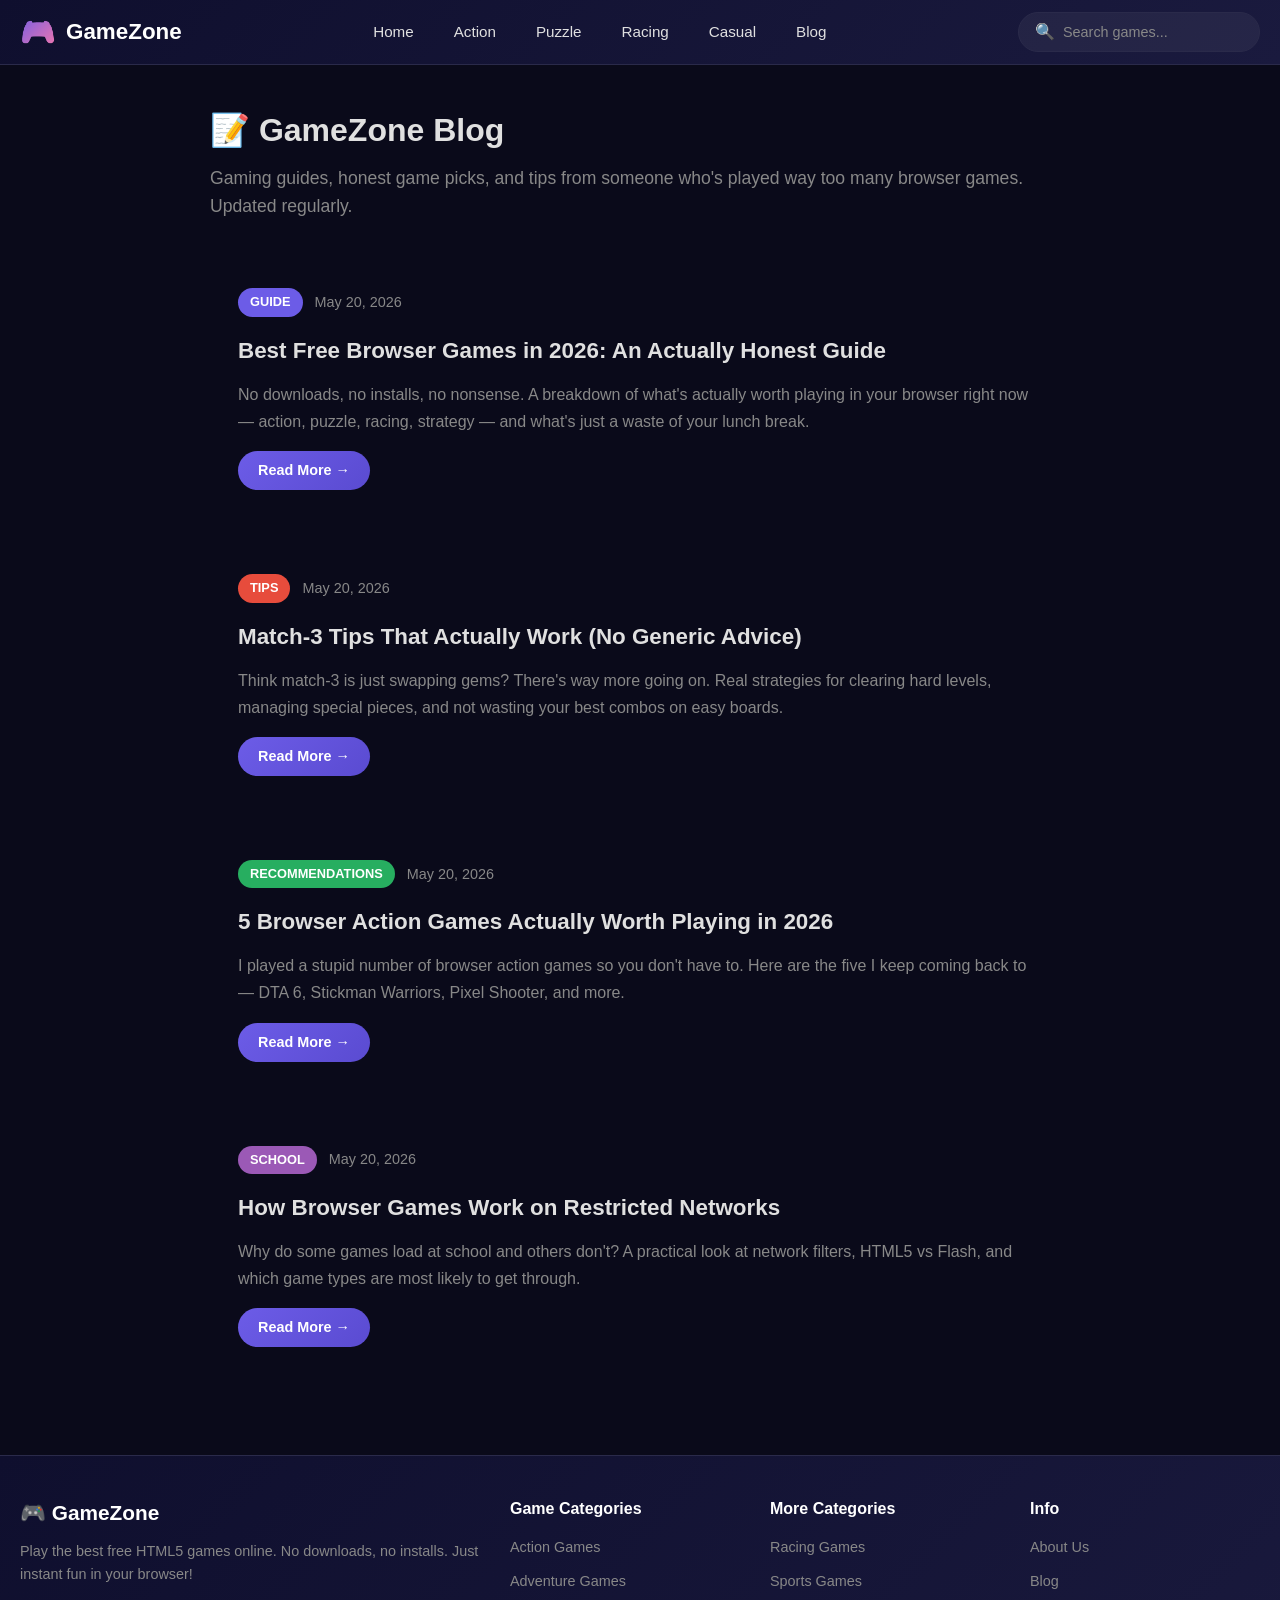
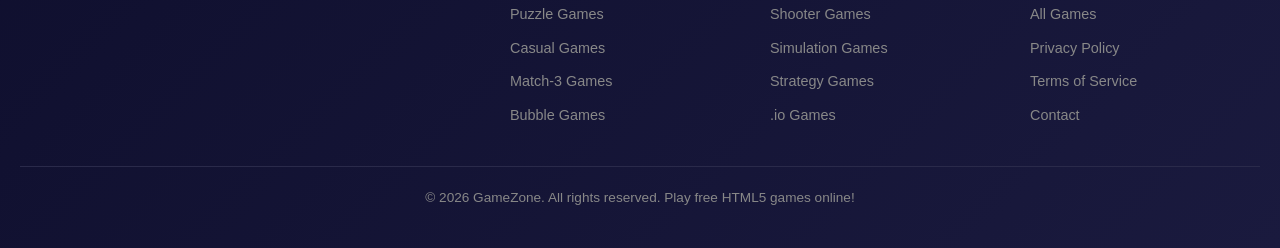
<file: blog.html>
<!DOCTYPE html>
<html lang="en">
<head>
    <meta charset="UTF-8">
    <meta name="viewport" content="width=device-width, initial-scale=1.0">
    <title>GameZone Blog — Gaming Tips, Reviews & Guides</title>
    <meta name="description" content="Discover the best free online games, expert tips, strategies, and comprehensive gaming guides. Level up your browser gaming experience with GameZone's blog.">
    <link rel="canonical" href="https://gamezone.best/blog">
    <link rel="icon" href="data:image/svg+xml,<svg xmlns='http://www.w3.org/2000/svg' viewBox='0 0 100 100'><text y='.9em' font-size='90'>🎮</text></svg>">
    <meta property="og:type" content="website">
    <meta property="og:title" content="GameZone Blog — Gaming Tips, Reviews & Guides">
    <meta property="og:description" content="Discover the best free online games, expert tips, strategies, and comprehensive gaming guides.">
    <meta property="og:url" content="https://gamezone.best/blog">
    <meta property="og:site_name" content="GameZone">
    <meta property="og:image" content="https://gamezone.best/og-image.png">
    <meta name="twitter:card" content="summary_large_image">
    <link rel="stylesheet" href="css/style.css">
    <script async src="https://www.googletagmanager.com/gtag/js?id=G-FK95RL7CRP"></script>
    <script>
    window.dataLayer = window.dataLayer || [];
    function gtag(){dataLayer.push(arguments);}
    gtag('js', new Date());
    gtag('config', 'G-FK95RL7CRP');
    </script>
</head>
<body>

<header class="header">
    <nav class="nav-container">
        <a href="https://gamezone.best/" class="logo">
            <span class="logo-icon">🎮</span>
            GameZone
        </a>
        <ul class="nav-links">
            <li><a href="https://gamezone.best/">Home</a></li>
            <li><a href="https://gamezone.best/category?cat=action">Action</a></li>
            <li><a href="https://gamezone.best/category?cat=puzzle">Puzzle</a></li>
            <li><a href="https://gamezone.best/category?cat=racing">Racing</a></li>
            <li><a href="https://gamezone.best/category?cat=casual">Casual</a></li>
            <li><a href="https://gamezone.best/blog">Blog</a></li>
        </ul>
        <div class="search-box">
            <span class="search-icon">🔍</span>
            <input type="text" placeholder="Search games..." aria-label="Search games">
        </div>
        <button class="menu-toggle" aria-label="Toggle menu">☰</button>
    </nav>
</header>

<main class="section" style="max-width: 900px; margin: 0 auto; padding: 40px 20px;">
    <h1 style="margin-bottom: 8px;">📝 GameZone Blog</h1>
    <p style="color: var(--text-dim); margin-bottom: 40px; font-size: 1.1rem;">Gaming guides, honest game picks, and tips from someone who's played way too many browser games. Updated regularly.</p>

    <div class="blog-grid" style="display: grid; gap: 28px;">

        <article class="blog-card" style="background: var(--bg-secondary); border-radius: var(--radius-lg); padding: 28px; border: 0.5px solid var(--border-tertiary);">
            <div style="display: flex; align-items: center; gap: 12px; margin-bottom: 16px;">
                <span style="background: var(--primary); color: #fff; padding: 4px 12px; border-radius: 20px; font-size: 0.8rem; font-weight: 600;">GUIDE</span>
                <span style="color: var(--text-dim); font-size: 0.9rem;">May 20, 2026</span>
            </div>
            <h2 style="margin-bottom: 12px; font-size: 1.4rem;">
                <a href="article-best-free-browser-games" style="color: var(--text-primary); text-decoration: none;">Best Free Browser Games in 2026: An Actually Honest Guide</a>
            </h2>
            <p style="color: var(--text-dim); line-height: 1.7; margin-bottom: 16px;">
                No downloads, no installs, no nonsense. A breakdown of what's actually worth playing in your browser right now — action, puzzle, racing, strategy — and what's just a waste of your lunch break.
            </p>
            <a href="article-best-free-browser-games" class="play-btn" style="display: inline-block; padding: 8px 20px; font-size: 0.9rem;">Read More →</a>
        </article>

        <article class="blog-card" style="background: var(--bg-secondary); border-radius: var(--radius-lg); padding: 28px; border: 0.5px solid var(--border-tertiary);">
            <div style="display: flex; align-items: center; gap: 12px; margin-bottom: 16px;">
                <span style="background: #e74c3c; color: #fff; padding: 4px 12px; border-radius: 20px; font-size: 0.8rem; font-weight: 600;">TIPS</span>
                <span style="color: var(--text-dim); font-size: 0.9rem;">May 20, 2026</span>
            </div>
            <h2 style="margin-bottom: 12px; font-size: 1.4rem;">
                <a href="article-match3-tips-strategies" style="color: var(--text-primary); text-decoration: none;">Match-3 Tips That Actually Work (No Generic Advice)</a>
            </h2>
            <p style="color: var(--text-dim); line-height: 1.7; margin-bottom: 16px;">
                Think match-3 is just swapping gems? There's way more going on. Real strategies for clearing hard levels, managing special pieces, and not wasting your best combos on easy boards.
            </p>
            <a href="article-match3-tips-strategies" class="play-btn" style="display: inline-block; padding: 8px 20px; font-size: 0.9rem;">Read More →</a>
        </article>

        <article class="blog-card" style="background: var(--bg-secondary); border-radius: var(--radius-lg); padding: 28px; border: 0.5px solid var(--border-tertiary);">
            <div style="display: flex; align-items: center; gap: 12px; margin-bottom: 16px;">
                <span style="background: #27ae60; color: #fff; padding: 4px 12px; border-radius: 20px; font-size: 0.8rem; font-weight: 600;">RECOMMENDATIONS</span>
                <span style="color: var(--text-dim); font-size: 0.9rem;">May 20, 2026</span>
            </div>
            <h2 style="margin-bottom: 12px; font-size: 1.4rem;">
                <a href="article-top-action-games-2026" style="color: var(--text-primary); text-decoration: none;">5 Browser Action Games Actually Worth Playing in 2026</a>
            </h2>
            <p style="color: var(--text-dim); line-height: 1.7; margin-bottom: 16px;">
                I played a stupid number of browser action games so you don't have to. Here are the five I keep coming back to — DTA 6, Stickman Warriors, Pixel Shooter, and more.
            </p>
            <a href="article-top-action-games-2026" class="play-btn" style="display: inline-block; padding: 8px 20px; font-size: 0.9rem;">Read More →</a>
        </article>

        <article class="blog-card" style="background: var(--bg-secondary); border-radius: var(--radius-lg); padding: 28px; border: 0.5px solid var(--border-tertiary);">
            <div style="display: flex; align-items: center; gap: 12px; margin-bottom: 16px;">
                <span style="background: #9b59b6; color: #fff; padding: 4px 12px; border-radius: 20px; font-size: 0.8rem; font-weight: 600;">SCHOOL</span>
                <span style="color: var(--text-dim); font-size: 0.9rem;">May 20, 2026</span>
            </div>
            <h2 style="margin-bottom: 12px; font-size: 1.4rem;">
                <a href="article-unblocked-games-guide" style="color: var(--text-primary); text-decoration: none;">How Browser Games Work on Restricted Networks</a>
            </h2>
            <p style="color: var(--text-dim); line-height: 1.7; margin-bottom: 16px;">
                Why do some games load at school and others don't? A practical look at network filters, HTML5 vs Flash, and which game types are most likely to get through.
            </p>
            <a href="article-unblocked-games-guide" class="play-btn" style="display: inline-block; padding: 8px 20px; font-size: 0.9rem;">Read More →</a>
        </article>

    </div>
</main>

<footer class="footer">
    <div class="footer-content">
        <div class="footer-brand">
            <h3>🎮 GameZone</h3>
            <p>Play the best free HTML5 games online. No downloads, no installs. Just instant fun in your browser!</p>
        </div>
        <div class="footer-links">
            <h4>Game Categories</h4>
            <ul>
                <li><a href="https://gamezone.best/category?cat=action">Action Games</a></li>
                <li><a href="https://gamezone.best/category?cat=adventure">Adventure Games</a></li>
                <li><a href="https://gamezone.best/category?cat=puzzle">Puzzle Games</a></li>
                <li><a href="https://gamezone.best/category?cat=casual">Casual Games</a></li>
                <li><a href="https://gamezone.best/category?cat=match3">Match-3 Games</a></li>
                <li><a href="https://gamezone.best/category?cat=bubble">Bubble Games</a></li>
            </ul>
        </div>
        <div class="footer-links">
            <h4>More Categories</h4>
            <ul>
                <li><a href="https://gamezone.best/category?cat=racing">Racing Games</a></li>
                <li><a href="https://gamezone.best/category?cat=sports">Sports Games</a></li>
                <li><a href="https://gamezone.best/category?cat=shooter">Shooter Games</a></li>
                <li><a href="https://gamezone.best/category?cat=simulation">Simulation Games</a></li>
                <li><a href="https://gamezone.best/category?cat=strategy">Strategy Games</a></li>
                <li><a href="https://gamezone.best/category?cat=io">.io Games</a></li>
            </ul>
        </div>
        <div class="footer-links">
            <h4>Info</h4>
            <ul>
                <li><a href="about">About Us</a></li>
                <li><a href="blog">Blog</a></li>
                <li><a href="games-list">All Games</a></li>
                <li><a href="privacy">Privacy Policy</a></li>
                <li><a href="terms">Terms of Service</a></li>
                <li><a href="contact">Contact</a></li>
            </ul>
        </div>
    </div>
    <div class="footer-bottom">
        <p>&copy; 2026 GameZone. All rights reserved. Play free HTML5 games online!</p>
    </div>
</footer>

<script src="js/ui.js"></script>
<script>
document.addEventListener('DOMContentLoaded', () => { UI.initMobileMenu(); UI.initSearch(); });
</script>

<script type="application/ld+json">
{
  "@context": "https://schema.org",
  "@type": "Blog",
  "name": "GameZone Blog",
  "url": "https://gamezone.best/blog",
  "description": "Expert gaming tips, comprehensive guides, and curated recommendations for free browser games.",
  "publisher": {
    "@type": "Organization",
    "name": "GameZone",
    "logo": "https://gamezone.best/og-image.png"
  }
}
</script>

</body>
</html>
</file>
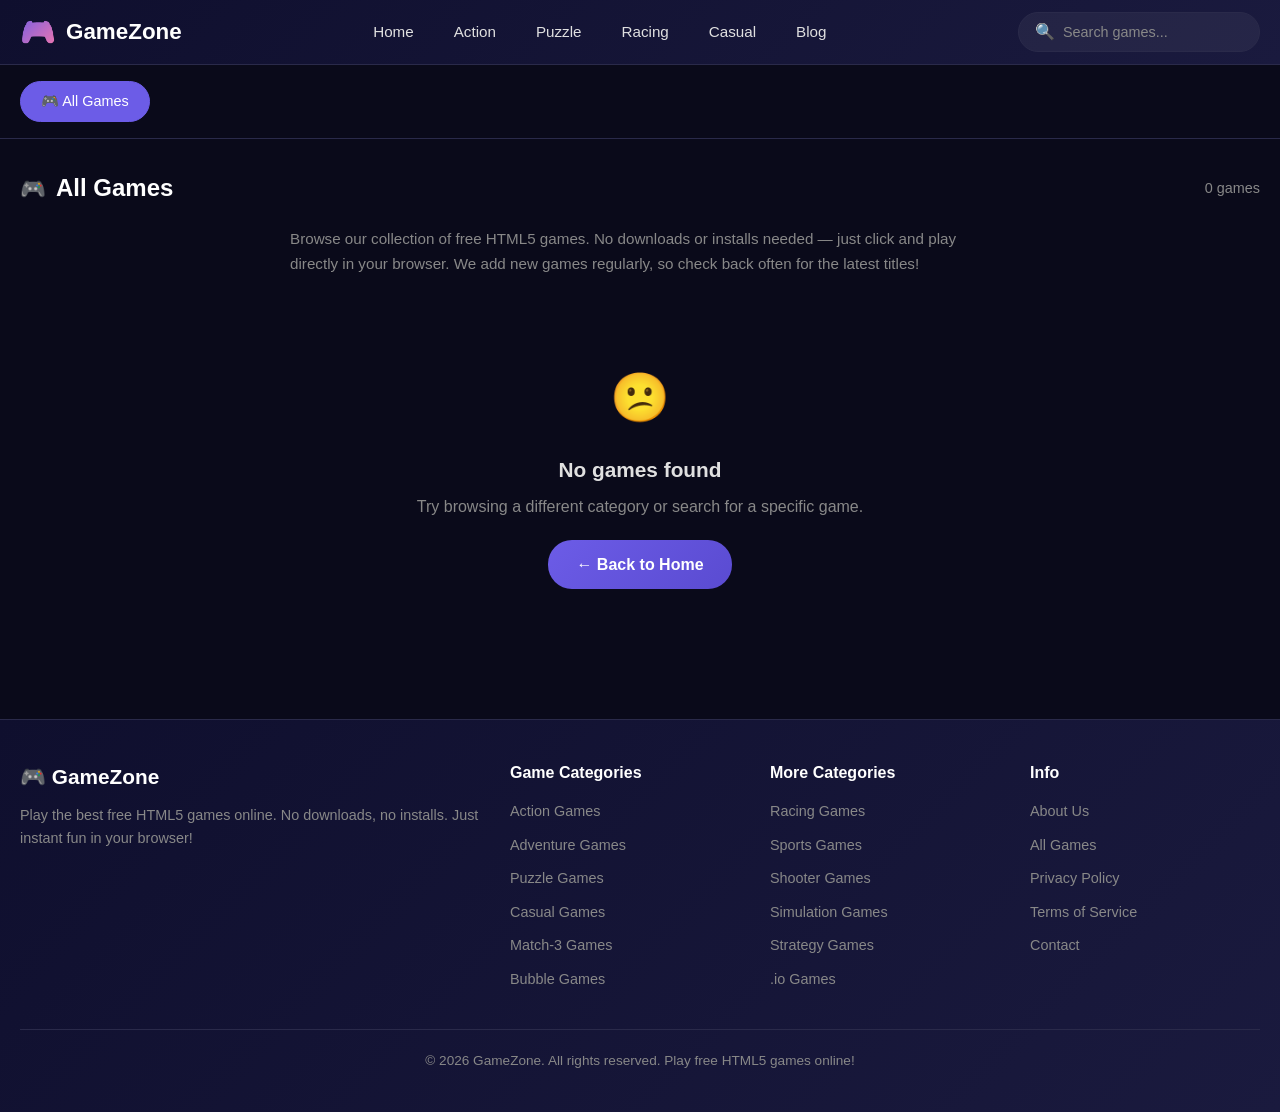
<file: category.html>
<!DOCTYPE html>
<html lang="en">
<head>
    <meta charset="UTF-8">
    <meta name="viewport" content="width=device-width, initial-scale=1.0">
    <title>Free Online Games by Category — GameZone</title>
    <meta name="description" content="Browse 1000+ free HTML5 games by category. Action, match-3, puzzle, racing, sports, shooter and more. No downloads required — play instantly!">
    <meta name="google-site-verification" content="Bs-Qz9_WHTj0joycVSZZ78GpxAWXIDOVaXevH7TlIVE" />
    <link id="canonicalTag" rel="canonical" href="https://gamezone.best/category">
    <link rel="icon" href="data:image/svg+xml,<svg xmlns='http://www.w3.org/2000/svg' viewBox='0 0 100 100'><text y='.9em' font-size='90'>🎮</text></svg>">
    <!-- Open Graph -->
    <meta property="og:type" content="website">
    <meta property="og:title" content="Free Online Games by Category — GameZone">
    <meta property="og:description" content="Browse 1000+ free HTML5 games by category. Action, match-3, puzzle, racing, sports and more. No downloads required — play instantly!">
    <meta property="og:url" content="https://gamezone.best/category">
    <meta property="og:site_name" content="GameZone">
    <meta property="og:image" content="https://gamezone.best/og-image.png">
    <!-- Twitter Card -->
    <meta name="twitter:card" content="summary_large_image">
    <meta name="twitter:title" content="Free Online Games by Category — GameZone">
    <meta name="twitter:description" content="Browse 1000+ free HTML5 games. Action, match-3, puzzle, racing and more. No downloads — play instantly!">
    <link rel="stylesheet" href="css/style.css">
    <script async src="https://pagead2.googlesyndication.com/pagead/js/adsbygoogle.js?client=ca-pub-4380214325215724" crossorigin="anonymous"></script>
    <!-- Google Analytics 4 -->
    <script async src="https://www.googletagmanager.com/gtag/js?id=G-FK95RL7CRP"></script>
    <script>
    window.dataLayer = window.dataLayer || [];
    function gtag(){dataLayer.push(arguments);}
    gtag('js', new Date());
    gtag('config', 'G-FK95RL7CRP');
    </script>
</head>
<body>

<!-- Header -->
<header class="header">
    <nav class="nav-container">
        <a href="https://gamezone.best/" class="logo">
            <span class="logo-icon">🎮</span>
            GameZone
        </a>
        <ul class="nav-links">
            <li><a href="https://gamezone.best/">Home</a></li>
            <li><a href="https://gamezone.best/category?cat=action">Action</a></li>
            <li><a href="https://gamezone.best/category?cat=puzzle">Puzzle</a></li>
            <li><a href="https://gamezone.best/category?cat=racing">Racing</a></li>
            <li><a href="https://gamezone.best/category?cat=casual">Casual</a></li>
            <li><a href="https://gamezone.best/blog">Blog</a></li>
        </ul>
        <div class="search-box">
            <span class="search-icon">🔍</span>
            <input type="text" placeholder="Search games..." aria-label="Search games">
        </div>
        <button class="menu-toggle" aria-label="Toggle menu">☰</button>
    </nav>
</header>

<!-- Category Navigation -->
<div class="categories">
    <div class="category-nav" id="categoryNav">
        <!-- Populated by JS -->
    </div>
</div>

<!-- Category Title -->
<div class="section">
    <div class="section-header">
        <h2 class="section-title" id="categoryTitle"><span class="emoji">🎮</span> All Games</h2>
        <span style="color: var(--text-dim); font-size: 0.9rem;" id="gameCount">0 games</span>
    </div>
    <p style="color: var(--text-dim); max-width: 700px; margin: 0 auto 24px; line-height: 1.6; font-size: 0.95rem;" id="categoryDesc">
        Browse our collection of free HTML5 games. No downloads or installs needed — just click and play directly in your browser. We add new games regularly, so check back often for the latest titles!
    </p>

    <!-- Category Intro (populated by JS for SEO) -->
    <div id="categoryIntro" style="display:none; max-width:800px; margin:0 auto 28px; padding:20px; background:var(--bg-secondary); border-radius:var(--radius-lg); border:0.5px solid var(--border-tertiary); text-align:left; line-height:1.8; font-size:0.95rem; color:var(--text-primary);">
    </div>

    <!-- Game Grid -->
    <div class="game-grid" id="gameGrid">
        <!-- Populated by JS -->
    </div>

    <!-- Load More -->
    <div id="loadMoreContainer"></div>

    <!-- No results -->
    <div id="noResults" style="display: none;">
        <div class="no-results">
            <div class="emoji">😕</div>
            <h3>No games found</h3>
            <p>Try browsing a different category or search for a specific game.</p>
            <a href="https://gamezone.best/" class="play-btn" style="margin-top: 20px; display: inline-block;">← Back to Home</a>
        </div>
    </div>
</div>

<!-- Footer -->
<footer class="footer">
    <div class="footer-content">
        <div class="footer-brand">
            <h3>🎮 GameZone</h3>
            <p>Play the best free HTML5 games online. No downloads, no installs. Just instant fun in your browser!</p>
        </div>
        <div class="footer-links">
            <h4>Game Categories</h4>
            <ul>
                <li><a href="https://gamezone.best/category?cat=action">Action Games</a></li>
                <li><a href="https://gamezone.best/category?cat=adventure">Adventure Games</a></li>
                <li><a href="https://gamezone.best/category?cat=puzzle">Puzzle Games</a></li>
                <li><a href="https://gamezone.best/category?cat=casual">Casual Games</a></li>
                <li><a href="https://gamezone.best/category?cat=match3">Match-3 Games</a></li>
                <li><a href="https://gamezone.best/category?cat=bubble">Bubble Games</a></li>
            </ul>
        </div>
        <div class="footer-links">
            <h4>More Categories</h4>
            <ul>
                <li><a href="https://gamezone.best/category?cat=racing">Racing Games</a></li>
                <li><a href="https://gamezone.best/category?cat=sports">Sports Games</a></li>
                <li><a href="https://gamezone.best/category?cat=shooter">Shooter Games</a></li>
                <li><a href="https://gamezone.best/category?cat=simulation">Simulation Games</a></li>
                <li><a href="https://gamezone.best/category?cat=strategy">Strategy Games</a></li>
                <li><a href="https://gamezone.best/category?cat=io">.io Games</a></li>
            </ul>
        </div>
        <div class="footer-links">
            <h4>Info</h4>
            <ul>
                <li><a href="about">About Us</a></li>
                <li><a href="games-list">All Games</a></li>
                <li><a href="privacy">Privacy Policy</a></li>
                <li><a href="terms">Terms of Service</a></li>
                <li><a href="contact">Contact</a></li>
            </ul>
        </div>
    </div>
    <div class="footer-bottom">
        <p>&copy; 2026 GameZone. All rights reserved. Play free HTML5 games online!</p>
    </div>
</footer>

<!-- Scripts -->
<script src="js/gamepix-api.js"></script>
<script src="js/game-store.js"></script>
<script src="js/ui.js"></script>
<script>
document.addEventListener('DOMContentLoaded', async () => {
    UI.initMobileMenu();
    UI.initSearch();

    const params = new URLSearchParams(window.location.search);
    const cat = params.get('cat') || 'all';

    // Update canonical URL dynamically
    const canonical = document.getElementById('canonicalTag');
    if (canonical) canonical.href = `https://gamezone.best/category?cat=${cat}`;

    // Show skeleton loading
    document.getElementById('gameGrid').innerHTML = UI.createSkeletonCards(12);

    try {
        // Load first 5 pages
        for (let i = 1; i <= 3; i++) {
            await GameStore.loadPage(i);
        }

        // Category nav
        const categories = GameStore.getCategories();
        document.getElementById('categoryNav').innerHTML = UI.createCategoryNavHTML(categories, cat);

        // Category info
        const catInfo = categories.find(c => c.id === cat);
        document.getElementById('categoryTitle').innerHTML =
            `<span class="emoji">${catInfo ? catInfo.emoji : '🎮'}</span> ${catInfo ? catInfo.name : 'All Games'}`;

        // Filter games
        const games = GameStore.getByCategory(cat);

        if (games.length === 0) {
            document.getElementById('gameGrid').style.display = 'none';
            document.getElementById('noResults').style.display = 'block';
        } else {
            document.getElementById('gameGrid').innerHTML = games.map(UI.createGameCardHTML).join('');
            document.getElementById('gameCount').textContent = games.length + ' games';

            // Show load more if there are more games available
            if (GameStore.getHasMore()) {
                const loadMoreEl = UI.createLoadMoreBtn(async () => {
                    const btn = document.querySelector('#loadMoreBtn');
                    const status = document.querySelector('#loadMoreStatus');
                    if (btn) btn.disabled = true;
                    if (status) status.textContent = 'Loading...';

                    try {
                        const result = await GameStore.loadNextPage();
                        const newGames = GameStore.getByCategory(cat);
                        const existingCount = parseInt(document.getElementById('gameCount').textContent) || 0;

                        // Only append new games
                        const newItems = newGames.slice(existingCount);
                        if (newItems.length > 0) {
                            document.getElementById('gameGrid').innerHTML += newItems.map(UI.createGameCardHTML).join('');
                            document.getElementById('gameCount').textContent = newGames.length + ' games';
                        }

                        if (!result.hasMore || !GameStore.getHasMore()) {
                            if (btn) btn.style.display = 'none';
                            if (status) status.textContent = 'All games loaded';
                        } else {
                            if (btn) btn.disabled = false;
                            if (status) status.textContent = '';
                        }
                    } catch (err) {
                        if (status) status.textContent = 'Failed to load more games';
                        if (btn) btn.disabled = false;
                    }
                });
                document.getElementById('loadMoreContainer').appendChild(loadMoreEl);
            }
        }

    } catch (err) {
        console.error('Failed to load games:', err);
        document.getElementById('gameGrid').innerHTML =
            '<div class="no-results"><div class="emoji">⚠️</div><h3>Failed to load games</h3><p>Please try refreshing the page.</p></div>';
    }

    // SEO: Update title, description, OG tags dynamically
    const catDescriptions = {
        'action': 'Play the best free action games online! Shoot, fight, run and jump through exciting levels — no downloads needed.',
        'puzzle': 'Challenge your brain with free online puzzle games! Sudoku, match-3, memory, jigsaw and more. Play instantly in your browser.',
        'racing': 'Race to the finish in free online racing games! Cars, motorcycles, trucks and more. No downloads, just click and play.',
        'casual': 'Relax with free casual games! Match-3, idle, cooking, dress-up and more. Play instantly in your browser.',
        'sports': 'Play free sports games online! Soccer, basketball, tennis, golf and more. No downloads required.',
        'adventure': 'Explore new worlds with free adventure games! RPG, platformer, escape room and more — all playable in your browser.',
        'shooter': 'Test your aim with free online shooter games! FPS, sniper, tank battles and more. No downloads needed.',
        'simulation': 'Build and manage with free simulation games! Tycoon, farming, cooking and more. Play instantly.',
        'strategy': 'Plan your victory with free strategy games! Tower defense, chess, board games and more.',
        'match3': 'Play free match-3 games online — no download, no registration! Swap, match and crush gems in hundreds of addictive levels. Play instantly in your browser!',
        'bubble': 'Pop bubbles in free online bubble shooter games! Classic arcade fun — no download required. Play now!',
        'io': 'Compete against players worldwide in free .io games! Real-time multiplayer — no downloads required.',
        'all': 'Browse our complete collection of 1000+ free HTML5 games. Hundreds of titles across all categories — no downloads, just play!'
    };
    // Category-specific title overrides for high-value SEO keywords
    const catTitles = {
        'match3': 'Free Match 3 Games Online — No Download | GameZone',
        'bubble': 'Free Bubble Shooter Games Online — Play Now | GameZone'
    };
    // Category intro content for SEO (rich text with long-tail keywords)
    const categoryIntroContent = {
        'match3': '<h3 style="margin:0 0 12px 0; font-size:1.1rem; color:var(--text-primary);">🎮 Free Match-3 Games Online — No Download Required</h3><p style="margin:0 0 12px 0; line-height:1.8;">Match-3 games are one of the most popular casual game genres worldwide. On GameZone you can play hundreds of match-3 games online for free — no download, no registration, no install. Just click and play! Swap gems, candies, or bubbles to make matches of 3 or more and clear the board. Popular mechanics include <strong>bejeweled-style swapping</strong>, <strong>match-3 puzzle solving</strong>, and <strong>candy crush style levels</strong>. All games run directly in your browser on desktop, tablet, and mobile.</p><p style="margin:0; line-height:1.8; color:var(--text-secondary); font-size:0.9rem;">📌 Keywords: free match 3 games online, match 3 no download, play match 3 free, online puzzle games, browser match3 games</p>',
        'bubble': '<h3 style="margin:0 0 12px 0; font-size:1.1rem; color:var(--text-primary);">🫧 Free Bubble Shooter Games Online</h3><p style="margin:0 0 12px 0; line-height:1.8;">Bubble shooter games are a timeless classic! Aim, shoot, and pop colorful bubbles to clear the board. No download required — play free in your browser instantly. Our bubble shooter collection includes classic arcade style, puzzle bubble challenges, and power-up bubble pop games. Works on all devices including mobile and tablet. Click any game above to start playing now!</p><p style="margin:0; line-height:1.8; color:var(--text-secondary); font-size:0.9rem;">📌 Keywords: free bubble shooter online, play bubble pop games, no download bubble games, browser bubble shooter</p>',
        'action': '<h3 style="margin:0 0 12px 0; font-size:1.1rem; color:var(--text-primary);">⚔️ Free Action Games Online</h3><p style="margin:0 0 12px 0; line-height:1.8;">Get your adrenaline pumping with our free action games! No download required — play fighting games, shooting games, platformers, and more directly in your browser. Action games are perfect for quick gaming sessions during breaks. All games are HTML5-based and run on any device. Click and play instantly!</p><p style="margin:0; line-height:1.8; color:var(--text-secondary); font-size:0.9rem;">📌 Keywords: free action games online, play shooter games, no download action games, browser fighting games</p>',
        'puzzle': '<h3 style="margin:0 0 12px 0; font-size:1.1rem; color:var(--text-primary);">🧩 Free Puzzle Games Online</h3><p style="margin:0 0 12px 0; line-height:1.8;">Challenge your brain with our free puzzle games! From match-3 to sudoku, jigsaw to escape room — no download required. All puzzle games run directly in your browser. Perfect for relaxing breaks or training your brain. New puzzle games added regularly!</p><p style="margin:0; line-height:1.8; color:var(--text-secondary); font-size:0.9rem;">📌 Keywords: free puzzle games online, play sudoku free, no download puzzle games, browser brain games</p>'
    };
    // Show category intro if available
    const introEl = document.getElementById('categoryIntro');
    if (introEl && categoryIntroContent[cat]) {
        introEl.innerHTML = categoryIntroContent[cat];
        introEl.style.display = 'block';
    }
    const catName = cat === 'all' ? '' : cat.charAt(0).toUpperCase() + cat.slice(1) + ' ';
    const title = catTitles[cat] || `Free ${catName}Games Online — No Download | GameZone`;
    const desc = catDescriptions[cat] || catDescriptions['all'];
    document.title = title;
    UI.updateMeta({ title: title, description: desc, url: `https://gamezone.best/category?cat=${cat}` });
});
</script>

<!-- JSON-LD Structured Data -->
<script type="application/ld+json">
{
  "@context": "https://schema.org",
  "@type": "CollectionPage",
  "name": "Browse Games by Category - GameZone",
  "description": "Browse free HTML5 games by category at GameZone! Action, puzzle, racing, sports and more. No downloads required.",
  "url": "https://gamezone.best/category",
  "isPartOf": {
    "@type": "WebSite",
    "url": "https://gamezone.best",
    "name": "GameZone"
  },
  "breadcrumb": {
    "@type": "BreadcrumbList",
    "itemListElement": [
      { "@type": "ListItem", "position": 1, "name": "Home", "item": "https://gamezone.best/" },
      { "@type": "ListItem", "position": 2, "name": "Games", "item": "https://gamezone.best/category?cat=all" }
    ]
  }
}
</script>

</body>
</html>
</file>
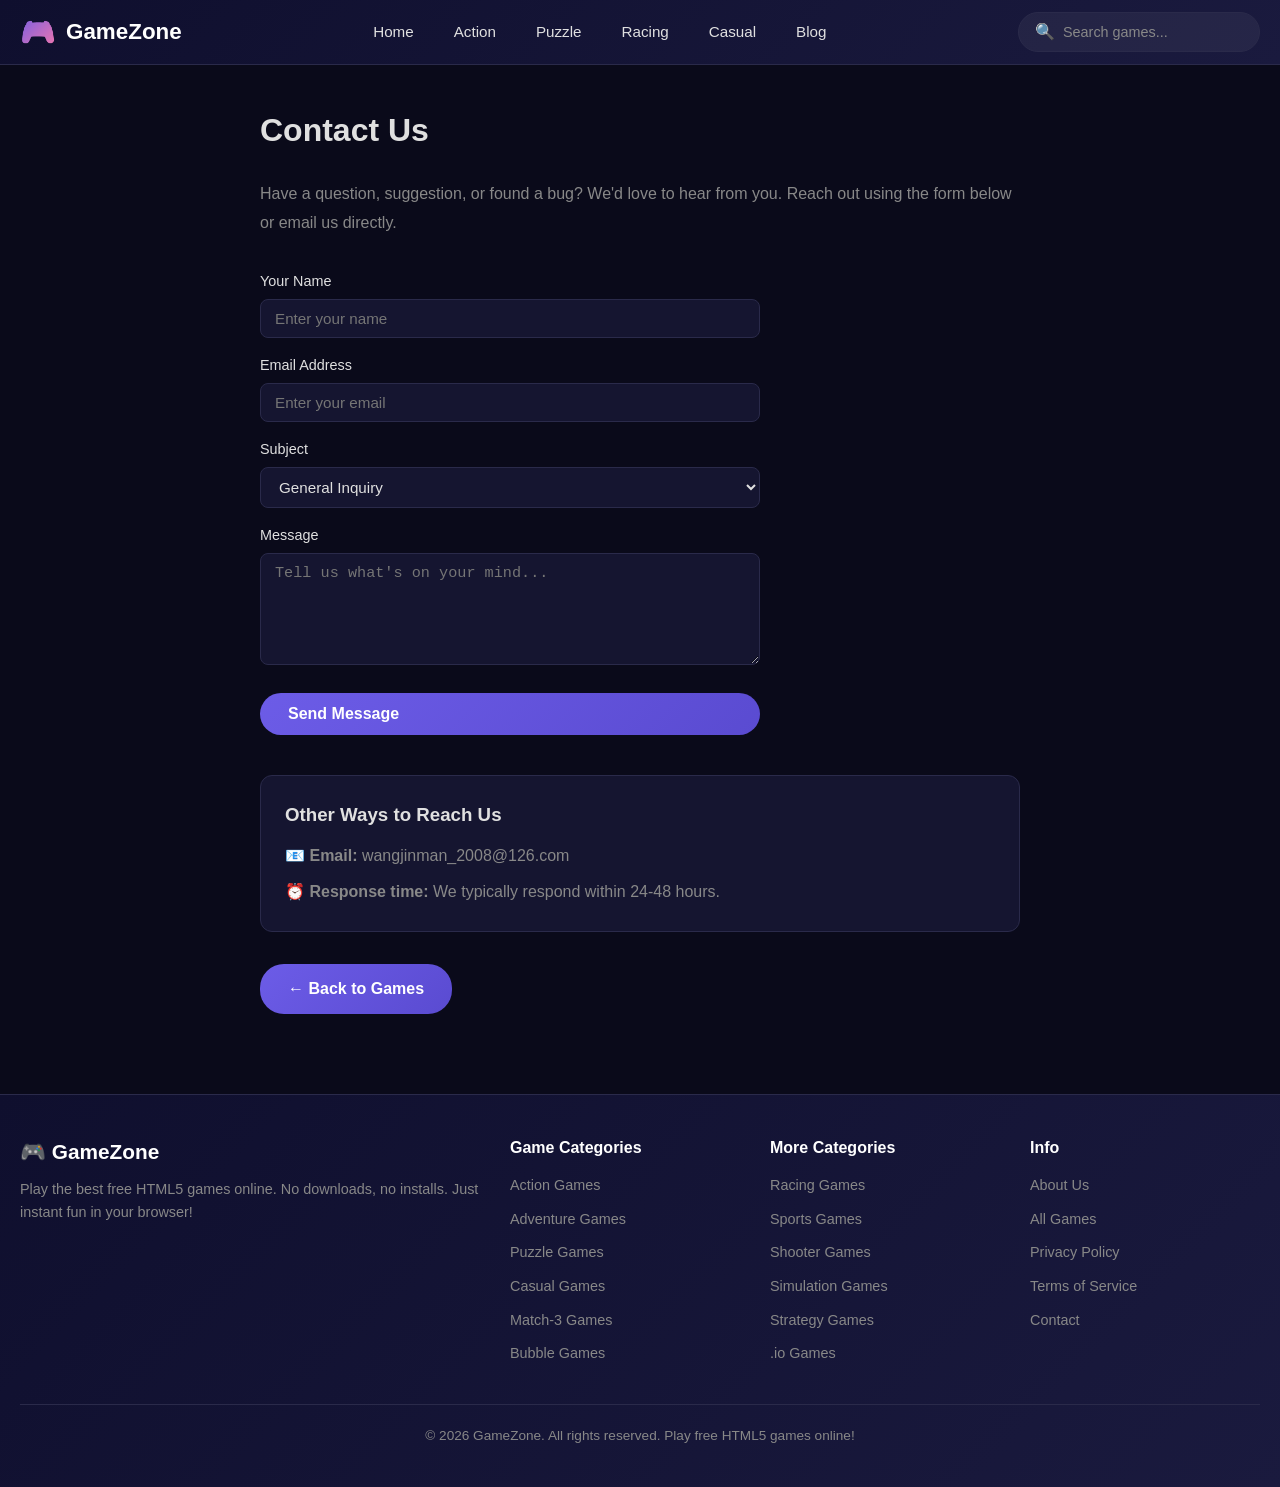
<file: contact.html>
<!DOCTYPE html>
<html lang="en">
<head>
    <meta charset="UTF-8">
    <meta name="viewport" content="width=device-width, initial-scale=1.0">
    <title>Contact Us - GameZone</title>
    <meta name="description" content="Contact the GameZone team. Report bugs, suggest games, or ask questions about our free online gaming platform.">
    <link rel="canonical" href="https://gamezone.best/contact">
    <link rel="icon" href="data:image/svg+xml,<svg xmlns='http://www.w3.org/2000/svg' viewBox='0 0 100 100'><text y='.9em' font-size='90'>🎮</text></svg>">
    <meta property="og:type" content="website">
    <meta property="og:title" content="Contact Us - GameZone">
    <meta property="og:description" content="Contact the GameZone team. Report bugs, suggest games, or ask questions.">
    <meta property="og:url" content="https://gamezone.best/contact">
    <meta property="og:site_name" content="GameZone">
    <link rel="stylesheet" href="css/style.css">
    <script async src="https://pagead2.googlesyndication.com/pagead/js/adsbygoogle.js?client=ca-pub-4380214325215724" crossorigin="anonymous"></script>
    <script async src="https://www.googletagmanager.com/gtag/js?id=G-FK95RL7CRP"></script>
    <script>
    window.dataLayer = window.dataLayer || [];
    function gtag(){dataLayer.push(arguments);}
    gtag('js', new Date());
    gtag('config', 'G-FK95RL7CRP');
    </script>
</head>
<body>

<header class="header">
    <nav class="nav-container">
        <a href="https://gamezone.best/" class="logo">
            <span class="logo-icon">🎮</span>
            GameZone
        </a>
        <ul class="nav-links">
            <li><a href="https://gamezone.best/">Home</a></li>
            <li><a href="https://gamezone.best/category?cat=action">Action</a></li>
            <li><a href="https://gamezone.best/category?cat=puzzle">Puzzle</a></li>
            <li><a href="https://gamezone.best/category?cat=racing">Racing</a></li>
            <li><a href="https://gamezone.best/category?cat=casual">Casual</a></li>
            <li><a href="https://gamezone.best/blog">Blog</a></li>
        </ul>
        <div class="search-box">
            <span class="search-icon">🔍</span>
            <input type="text" placeholder="Search games..." aria-label="Search games">
        </div>
        <button class="menu-toggle" aria-label="Toggle menu">☰</button>
    </nav>
</header>

<main class="section" style="max-width: 800px; margin: 0 auto; padding: 40px 20px;">
    <h1 style="margin-bottom: 24px;">Contact Us</h1>

    <p style="color: var(--text-dim); line-height: 1.8; margin-bottom: 32px;">
        Have a question, suggestion, or found a bug? We'd love to hear from you. Reach out using the form below or email us directly.
    </p>

    <form style="max-width: 500px; margin-bottom: 40px;" onsubmit="return false;">
        <div style="margin-bottom: 16px;">
            <label style="display: block; color: var(--text-primary); margin-bottom: 6px; font-size: 0.9rem;">Your Name</label>
            <input type="text" placeholder="Enter your name" style="width: 100%; padding: 10px 14px; border-radius: 8px; border: 1px solid var(--border); background: var(--bg-card); color: var(--text-primary); font-size: 0.95rem;">
        </div>
        <div style="margin-bottom: 16px;">
            <label style="display: block; color: var(--text-primary); margin-bottom: 6px; font-size: 0.9rem;">Email Address</label>
            <input type="email" placeholder="Enter your email" style="width: 100%; padding: 10px 14px; border-radius: 8px; border: 1px solid var(--border); background: var(--bg-card); color: var(--text-primary); font-size: 0.95rem;">
        </div>
        <div style="margin-bottom: 16px;">
            <label style="display: block; color: var(--text-primary); margin-bottom: 6px; font-size: 0.9rem;">Subject</label>
            <select style="width: 100%; padding: 10px 14px; border-radius: 8px; border: 1px solid var(--border); background: var(--bg-card); color: var(--text-primary); font-size: 0.95rem;">
                <option>General Inquiry</option>
                <option>Bug Report</option>
                <option>Game Suggestion</option>
                <option>Advertising Inquiry</option>
                <option>Other</option>
            </select>
        </div>
        <div style="margin-bottom: 20px;">
            <label style="display: block; color: var(--text-primary); margin-bottom: 6px; font-size: 0.9rem;">Message</label>
            <textarea rows="5" placeholder="Tell us what's on your mind..." style="width: 100%; padding: 10px 14px; border-radius: 8px; border: 1px solid var(--border); background: var(--bg-card); color: var(--text-primary); font-size: 0.95rem; resize: vertical;"></textarea>
        </div>
        <button type="submit" class="play-btn" style="width: 100%; text-align: center; cursor: pointer;">Send Message</button>
    </form>

    <div style="padding: 24px; background: var(--bg-card); border-radius: 12px; border: 1px solid var(--border);">
        <h3 style="margin-bottom: 12px;">Other Ways to Reach Us</h3>
        <p style="color: var(--text-dim); line-height: 1.8; margin-bottom: 8px;">
            📧 <strong>Email:</strong> wangjinman_2008@126.com
        </p>
        <p style="color: var(--text-dim); line-height: 1.8;">
            ⏰ <strong>Response time:</strong> We typically respond within 24-48 hours.
        </p>
    </div>

    <div style="margin-top: 32px;">
        <a href="https://gamezone.best/" class="play-btn" style="display: inline-block;">← Back to Games</a>
    </div>
</main>

<footer class="footer">
    <div class="footer-content">
        <div class="footer-brand">
            <h3>🎮 GameZone</h3>
            <p>Play the best free HTML5 games online. No downloads, no installs. Just instant fun in your browser!</p>
        </div>
        <div class="footer-links">
            <h4>Game Categories</h4>
            <ul>
                <li><a href="https://gamezone.best/category?cat=action">Action Games</a></li>
                <li><a href="https://gamezone.best/category?cat=adventure">Adventure Games</a></li>
                <li><a href="https://gamezone.best/category?cat=puzzle">Puzzle Games</a></li>
                <li><a href="https://gamezone.best/category?cat=casual">Casual Games</a></li>
                <li><a href="https://gamezone.best/category?cat=match3">Match-3 Games</a></li>
                <li><a href="https://gamezone.best/category?cat=bubble">Bubble Games</a></li>
            </ul>
        </div>
        <div class="footer-links">
            <h4>More Categories</h4>
            <ul>
                <li><a href="https://gamezone.best/category?cat=racing">Racing Games</a></li>
                <li><a href="https://gamezone.best/category?cat=sports">Sports Games</a></li>
                <li><a href="https://gamezone.best/category?cat=shooter">Shooter Games</a></li>
                <li><a href="https://gamezone.best/category?cat=simulation">Simulation Games</a></li>
                <li><a href="https://gamezone.best/category?cat=strategy">Strategy Games</a></li>
                <li><a href="https://gamezone.best/category?cat=io">.io Games</a></li>
            </ul>
        </div>
        <div class="footer-links">
            <h4>Info</h4>
            <ul>
                <li><a href="about">About Us</a></li>
                <li><a href="games-list">All Games</a></li>
                <li><a href="privacy">Privacy Policy</a></li>
                <li><a href="terms">Terms of Service</a></li>
                <li><a href="contact">Contact</a></li>
            </ul>
        </div>
    </div>
    <div class="footer-bottom">
        <p>&copy; 2026 GameZone. All rights reserved. Play free HTML5 games online!</p>
    </div>
</footer>

<script src="js/ui.js"></script>
<script>
document.addEventListener('DOMContentLoaded', () => { UI.initMobileMenu(); UI.initSearch(); });
</script>

</body>
</html>
</file>
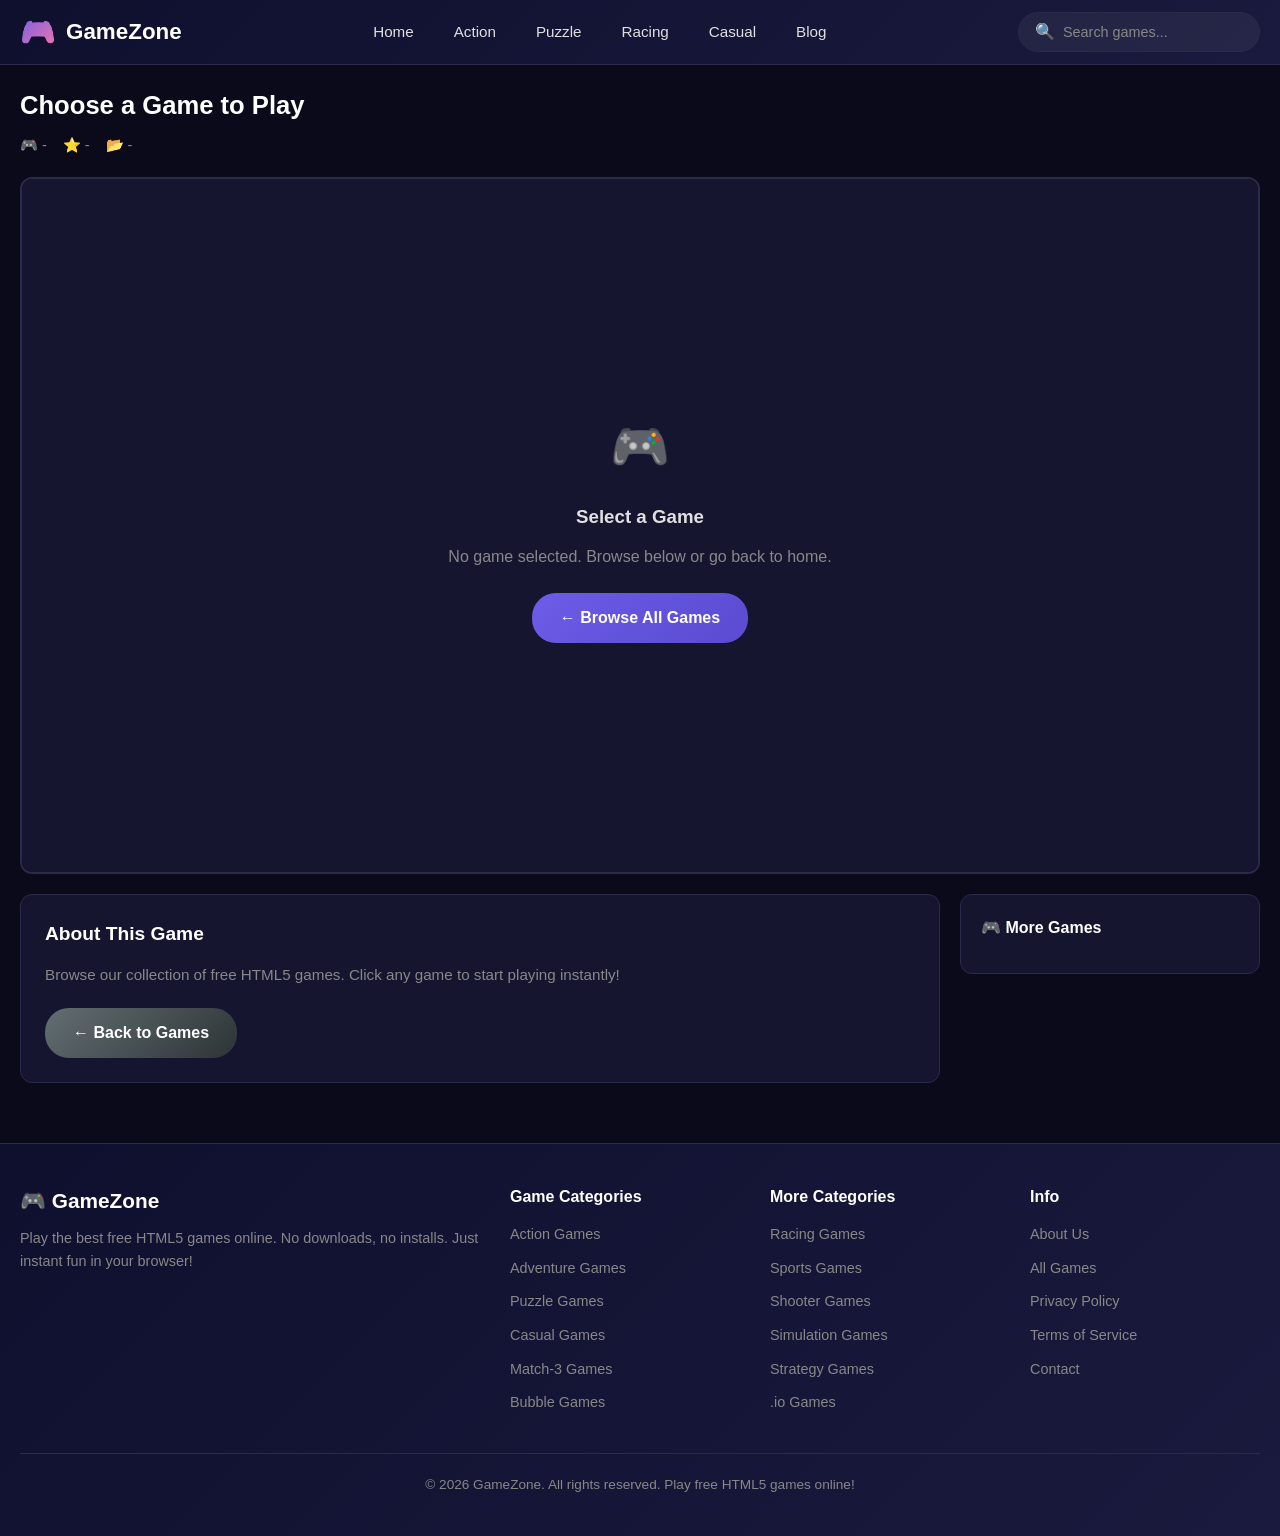
<file: game.html>
<!DOCTYPE html>
<html lang="en">
<head>
    <meta charset="UTF-8">
    <meta name="viewport" content="width=device-width, initial-scale=1.0">
    <title>Play Free Online Games — No Download | GameZone</title>
    <meta name="description" content="Play free HTML5 games online at GameZone! No downloads, no installs. Action, match-3, puzzle, racing, sports and more. Click and play instantly!">
    <meta name="robots" content="noindex">
    <!-- robots updated to "index, follow" by JS when a valid game loads -->
    <meta name="google-site-verification" content="Bs-Qz9_WHTj0joycVSZZ78GpxAWXIDOVaXevH7TlIVE" />
    <link rel="icon" href="data:image/svg+xml,<svg xmlns='http://www.w3.org/2000/svg' viewBox='0 0 100 100'><text y='.9em' font-size='90'>🎮</text></svg>">
    <!-- Open Graph (defaults, updated by JS per game) -->
    <meta property="og:type" content="website">
    <meta property="og:title" content="Play Free Online Games — No Download | GameZone">
    <meta property="og:description" content="Play free HTML5 games online at GameZone! No downloads, no installs. Click and play instantly!">
    <meta property="og:url" content="https://gamezone.best/game">
    <meta property="og:site_name" content="GameZone">
    <meta property="og:image" content="https://gamezone.best/og-image.png">
    <!-- Twitter Card -->
    <meta name="twitter:card" content="summary_large_image">
    <meta name="twitter:title" content="Play Free Online Games — No Download | GameZone">
    <meta name="twitter:description" content="Play free HTML5 games online at GameZone! No downloads, no installs. Play instantly!">
    <link rel="stylesheet" href="css/style.css">
    <script async src="https://pagead2.googlesyndication.com/pagead/js/adsbygoogle.js?client=ca-pub-4380214325215724" crossorigin="anonymous"></script>
    <!-- Google Analytics 4 -->
    <script async src="https://www.googletagmanager.com/gtag/js?id=G-FK95RL7CRP"></script>
    <script>
    window.dataLayer = window.dataLayer || [];
    function gtag(){dataLayer.push(arguments);}
    gtag('js', new Date());
    gtag('config', 'G-FK95RL7CRP');
    </script>
</head>
<body>

<!-- Header -->
<header class="header">
    <nav class="nav-container">
        <a href="https://gamezone.best/" class="logo">
            <span class="logo-icon">🎮</span>
            GameZone
        </a>
        <ul class="nav-links">
            <li><a href="https://gamezone.best/">Home</a></li>
            <li><a href="https://gamezone.best/category?cat=action">Action</a></li>
            <li><a href="https://gamezone.best/category?cat=puzzle">Puzzle</a></li>
            <li><a href="https://gamezone.best/category?cat=racing">Racing</a></li>
            <li><a href="https://gamezone.best/category?cat=casual">Casual</a></li>
            <li><a href="https://gamezone.best/blog">Blog</a></li>
        </ul>
        <div class="search-box">
            <span class="search-icon">🔍</span>
            <input type="text" placeholder="Search games..." aria-label="Search games">
        </div>
        <button class="menu-toggle" aria-label="Toggle menu">☰</button>
    </nav>
</header>

<!-- Game Page -->
<main class="game-page">
    <!-- Game Header -->
    <div class="game-page-header">
        <h1 id="gameTitle">Loading...</h1>
        <div class="game-page-meta" id="gameMeta">
            <span>🎮 <span id="gamePlays">-</span></span>
            <span>⭐ <span id="gameRating">-</span></span>
            <span>📂 <span id="gameCategory">-</span></span>
        </div>
    </div>

    <!-- Game Frame -->
    <div class="game-frame-container" id="gameFrameContainer">
        <div class="game-frame-loading" id="gameLoading">
            <div class="spinner"></div>
            <span>Loading game...</span>
        </div>
        <button class="fullscreen-btn" id="fullscreenBtn" title="Fullscreen" style="display:none;">⛶</button>
    </div>

    <!-- Game Info -->
    <div class="game-page-info">
        <!-- Description -->
        <div class="game-description">
            <h2>About This Game</h2>
            <p id="gameDescription">Loading game description...</p>
            <div id="gameExtraContent" style="display:none; margin-top:16px; padding:16px; background:var(--bg-secondary); border-radius:var(--radius-lg); border:0.5px solid var(--border-tertiary); line-height:1.8; font-size:0.95rem; color:var(--text-primary);"></div>
            <div style="margin-top: 20px;">
                <a href="https://gamezone.best/" class="play-btn" style="background: linear-gradient(135deg, #636e72, #2d3436);">← Back to Games</a>
            </div>
        </div>

        <!-- Sidebar -->
        <div class="game-sidebar">
            <div class="sidebar-card">
                <h3>🎮 More Games</h3>
                <div id="moreGames">
                    <!-- Populated by JS -->
                </div>
            </div>
        </div>
    </div>
</main>

<!-- Footer -->
<footer class="footer">
    <div class="footer-content">
        <div class="footer-brand">
            <h3>🎮 GameZone</h3>
            <p>Play the best free HTML5 games online. No downloads, no installs. Just instant fun in your browser!</p>
        </div>
        <div class="footer-links">
            <h4>Game Categories</h4>
            <ul>
                <li><a href="https://gamezone.best/category?cat=action">Action Games</a></li>
                <li><a href="https://gamezone.best/category?cat=adventure">Adventure Games</a></li>
                <li><a href="https://gamezone.best/category?cat=puzzle">Puzzle Games</a></li>
                <li><a href="https://gamezone.best/category?cat=casual">Casual Games</a></li>
                <li><a href="https://gamezone.best/category?cat=match3">Match-3 Games</a></li>
                <li><a href="https://gamezone.best/category?cat=bubble">Bubble Games</a></li>
            </ul>
        </div>
        <div class="footer-links">
            <h4>More Categories</h4>
            <ul>
                <li><a href="https://gamezone.best/category?cat=racing">Racing Games</a></li>
                <li><a href="https://gamezone.best/category?cat=sports">Sports Games</a></li>
                <li><a href="https://gamezone.best/category?cat=shooter">Shooter Games</a></li>
                <li><a href="https://gamezone.best/category?cat=simulation">Simulation Games</a></li>
                <li><a href="https://gamezone.best/category?cat=strategy">Strategy Games</a></li>
                <li><a href="https://gamezone.best/category?cat=io">.io Games</a></li>
            </ul>
        </div>
        <div class="footer-links">
            <h4>Info</h4>
            <ul>
                <li><a href="about">About Us</a></li>
                <li><a href="games-list">All Games</a></li>
                <li><a href="privacy">Privacy Policy</a></li>
                <li><a href="terms">Terms of Service</a></li>
                <li><a href="contact">Contact</a></li>
            </ul>
        </div>
    </div>
    <div class="footer-bottom">
        <p>&copy; 2026 GameZone. All rights reserved. Play free HTML5 games online!</p>
    </div>
</footer>

<!-- Scripts -->
<script src="js/gamepix-api.js"></script>
<script src="js/game-store.js"></script>
<script src="js/ui.js"></script>
<script>
document.addEventListener('DOMContentLoaded', async () => {
    UI.initMobileMenu();
    UI.initSearch();

    const params = new URLSearchParams(window.location.search);
    const gameId = params.get('id');

    if (!gameId) {
        // Soft 404 — no game selected, inject noindex to prevent Google indexing
        UI.setMetaRobots('noindex');
        document.title = 'Play Free Online Games — No Download | GameZone';
        document.getElementById('gameTitle').textContent = 'Choose a Game to Play';
        document.getElementById('gameDescription').textContent = 'Browse our collection of free HTML5 games. Click any game to start playing instantly!';
        document.getElementById('gameLoading').innerHTML = `
            <div style="text-align:center; padding: 40px 20px;">
                <div style="font-size: 3rem; margin-bottom: 16px;">🎮</div>
                <h3 style="color: var(--text-primary); margin-bottom: 12px;">Select a Game</h3>
                <p style="color: var(--text-dim); margin-bottom: 24px;">No game selected. Browse below or go back to home.</p>
                <a href="https://gamezone.best/" class="play-btn">← Browse All Games</a>
            </div>`;
        return;
    }

    // Load enough games to find this game (load 5 pages up front)
    for (let p = 1; p <= 5; p++) {
        await GameStore.loadPage(p);
        let g = GameStore.getById(gameId);
        if (g) break;
        if (!GameStore.getHasMore()) break;
    }

    let game = GameStore.getById(gameId);

    // If still not found, try loading more pages
    if (!game && GameStore.getHasMore()) {
        for (let p = 2; p <= 5; p++) {
            await GameStore.loadPage(p);
            game = GameStore.getById(gameId);
            if (game) break;
            if (!GameStore.getHasMore()) break;
        }
    }

    if (!game) {
        // Game not found - soft 404, inject noindex
        UI.setMetaRobots('noindex');
        document.getElementById('gameTitle').textContent = 'Game Not Found';
        document.getElementById('gameDescription').textContent = 'Sorry, we could not find this game. It may have been removed or the link is incorrect.';
        document.getElementById('gameLoading').innerHTML = '<span style="color: #e17055; font-size: 1.1rem;">Game not found</span>';
        return;
    }

    // Update page info
    // Game content is valid — allow indexing
    UI.setMetaRobots('index, follow');

    // Auto-append "Unblocked" for games with names containing DTA or common unblocked keywords
    const unblockedKeywords = ['dta', 'unblocked'];
    const needsUnblocked = unblockedKeywords.some(kw => game.title.toLowerCase().includes(kw));
    const unblockedSuffix = needsUnblocked ? ' Unblocked' : '';
    document.title = `${game.title}${unblockedSuffix} — Play Free Online | GameZone`;
    document.getElementById('gameTitle').textContent = game.title;
    document.getElementById('gamePlays').textContent = game.plays || '-';
    document.getElementById('gameRating').textContent = game.rating || '-';
    document.getElementById('gameCategory').textContent = game.category.charAt(0).toUpperCase() + game.category.slice(1);
    document.getElementById('gameDescription').textContent = game.description || 'No description available.';

    // SEO: extra content for specific games (DTA-6, etc.)
    const gameExtraContent = {
        'dta-6': '<h3 style="margin:0 0 10px 0; font-size:1.05rem;">🎮 How to Play DTA 6 Unblocked</h3><p style="margin:0 0 10px 0; line-height:1.8;">DTA 6 is a fast-paced action shooting game that you can play online for free — no download required! Take control of the character, complete missions, and enjoy the open-world action. This unblocked version works on school and workplace networks. Click the game above to start playing instantly in your browser!</p><p style="margin:0; font-size:0.85rem; color:var(--text-secondary);">Keywords: DTA 6 unblocked, play DTA 6 free online, DTA 6 no download, free action games unblocked</p>',
        'three-cups-game': '<h3 style="margin:0 0 10px 0; font-size:1.05rem;">🎮 How to Play Three Cups</h3><p style="margin:0 0 10px 0; line-height:1.8;">Three Cups is a challenging puzzle game that tests your memory and logic skills. Swap and match cups to find the ball — no download required! Play free online instantly in your browser. Perfect for quick brain training sessions during breaks.</p><p style="margin:0; font-size:0.85rem; color:var(--text-secondary);">Keywords: three cups game, free puzzle games, play memory games online, no download puzzle</p>'
    };
    const extraEl = document.getElementById('gameExtraContent');
    if (extraEl && gameExtraContent[game.id]) {
        extraEl.innerHTML = gameExtraContent[game.id];
        extraEl.style.display = 'block';
    }

    // SEO: Update meta tags and OG for this specific game
    const unblockedWord = needsUnblocked ? ' unblocked' : '';
    const gameDesc = (game.description || `Play ${game.title}${unblockedSuffix} free${unblockedWord} online at GameZone! No download required. Click and play instantly.`).substring(0, 200);
    UI.updateMeta({
        title: document.title,
        description: gameDesc,
        url: `https://gamezone.best/game?id=${encodeURIComponent(game.id)}`,
        image: game.thumbnail || ''
    });

    // JSON-LD for this game
    const gameJsonLd = {
        "@context": "https://schema.org",
        "@type": "VideoGame",
        "name": game.title,
        "description": gameDesc,
        "genre": game.category.charAt(0).toUpperCase() + game.category.slice(1),
        "gamePlatform": "HTML5",
        "applicationCategory": "Game",
        "operatingSystem": "Any",
        "offers": {
            "@type": "Offer",
            "price": "0",
            "priceCurrency": "USD",
            "availability": "https://schema.org/InStock"
        },
        "url": `https://gamezone.best/game?id=${encodeURIComponent(game.id)}`,
        "image": game.thumbnail || '',
        "aggregateRating": {
            "@type": "AggregateRating",
            "ratingValue": game.rating || 4,
            "bestRating": 5,
            "ratingCount": 1
        }
    };
    let jsonLdScript = document.getElementById('gameJsonLd');
    if (!jsonLdScript) {
        jsonLdScript = document.createElement('script');
        jsonLdScript.id = 'gameJsonLd';
        jsonLdScript.type = 'application/ld+json';
        document.head.appendChild(jsonLdScript);
    }
    jsonLdScript.textContent = JSON.stringify(gameJsonLd);

    // Breadcrumb JSON-LD
    const breadcrumbLd = {
        "@context": "https://schema.org",
        "@type": "BreadcrumbList",
        "itemListElement": [
            { "@type": "ListItem", "position": 1, "name": "Home", "item": "https://gamezone.best/" },
            { "@type": "ListItem", "position": 2, "name": game.category.charAt(0).toUpperCase() + game.category.slice(1) + " Games", "item": `https://gamezone.best/category?cat=${game.category}` },
            { "@type": "ListItem", "position": 3, "name": game.title, "item": `https://gamezone.best/game?id=${encodeURIComponent(game.id)}` }
        ]
    };
    let breadcrumbScript = document.getElementById('breadcrumbJsonLd');
    if (!breadcrumbScript) {
        breadcrumbScript = document.createElement('script');
        breadcrumbScript.id = 'breadcrumbJsonLd';
        breadcrumbScript.type = 'application/ld+json';
        document.head.appendChild(breadcrumbScript);
    }
    breadcrumbScript.textContent = JSON.stringify(breadcrumbLd);

    // Load more games for sidebar
    const moreGames = GameStore.getRandom(6, gameId);
    document.getElementById('moreGames').innerHTML = moreGames.map(UI.createMiniGameHTML).join('');

    // Render game iframe
    const container = document.getElementById('gameFrameContainer');
    const loading = document.getElementById('gameLoading');
    const fullscreenBtn = document.getElementById('fullscreenBtn');

    // Remove any existing iframe (in case of re-render)
    container.querySelectorAll('iframe').forEach(f => f.remove());

    UI.renderGameIframe(container, game, { loadingEl: loading, fullscreenBtn: fullscreenBtn });

    // Fullscreen
    fullscreenBtn.addEventListener('click', () => {
        UI.toggleFullscreen(container);
    });

    // Listen for native fullscreen changes (Esc key, browser exit button)
    document.addEventListener('fullscreenchange', () => {
        if (!document.fullscreenElement) {
            container.classList.remove('css-fullscreen');
            document.body.classList.remove('css-fullscreen-active');
        }
    });
    document.addEventListener('webkitfullscreenchange', () => {
        if (!document.webkitFullscreenElement) {
            container.classList.remove('css-fullscreen');
            document.body.classList.remove('css-fullscreen-active');
        }
    });
});
</script>

</body>
</html>
</file>
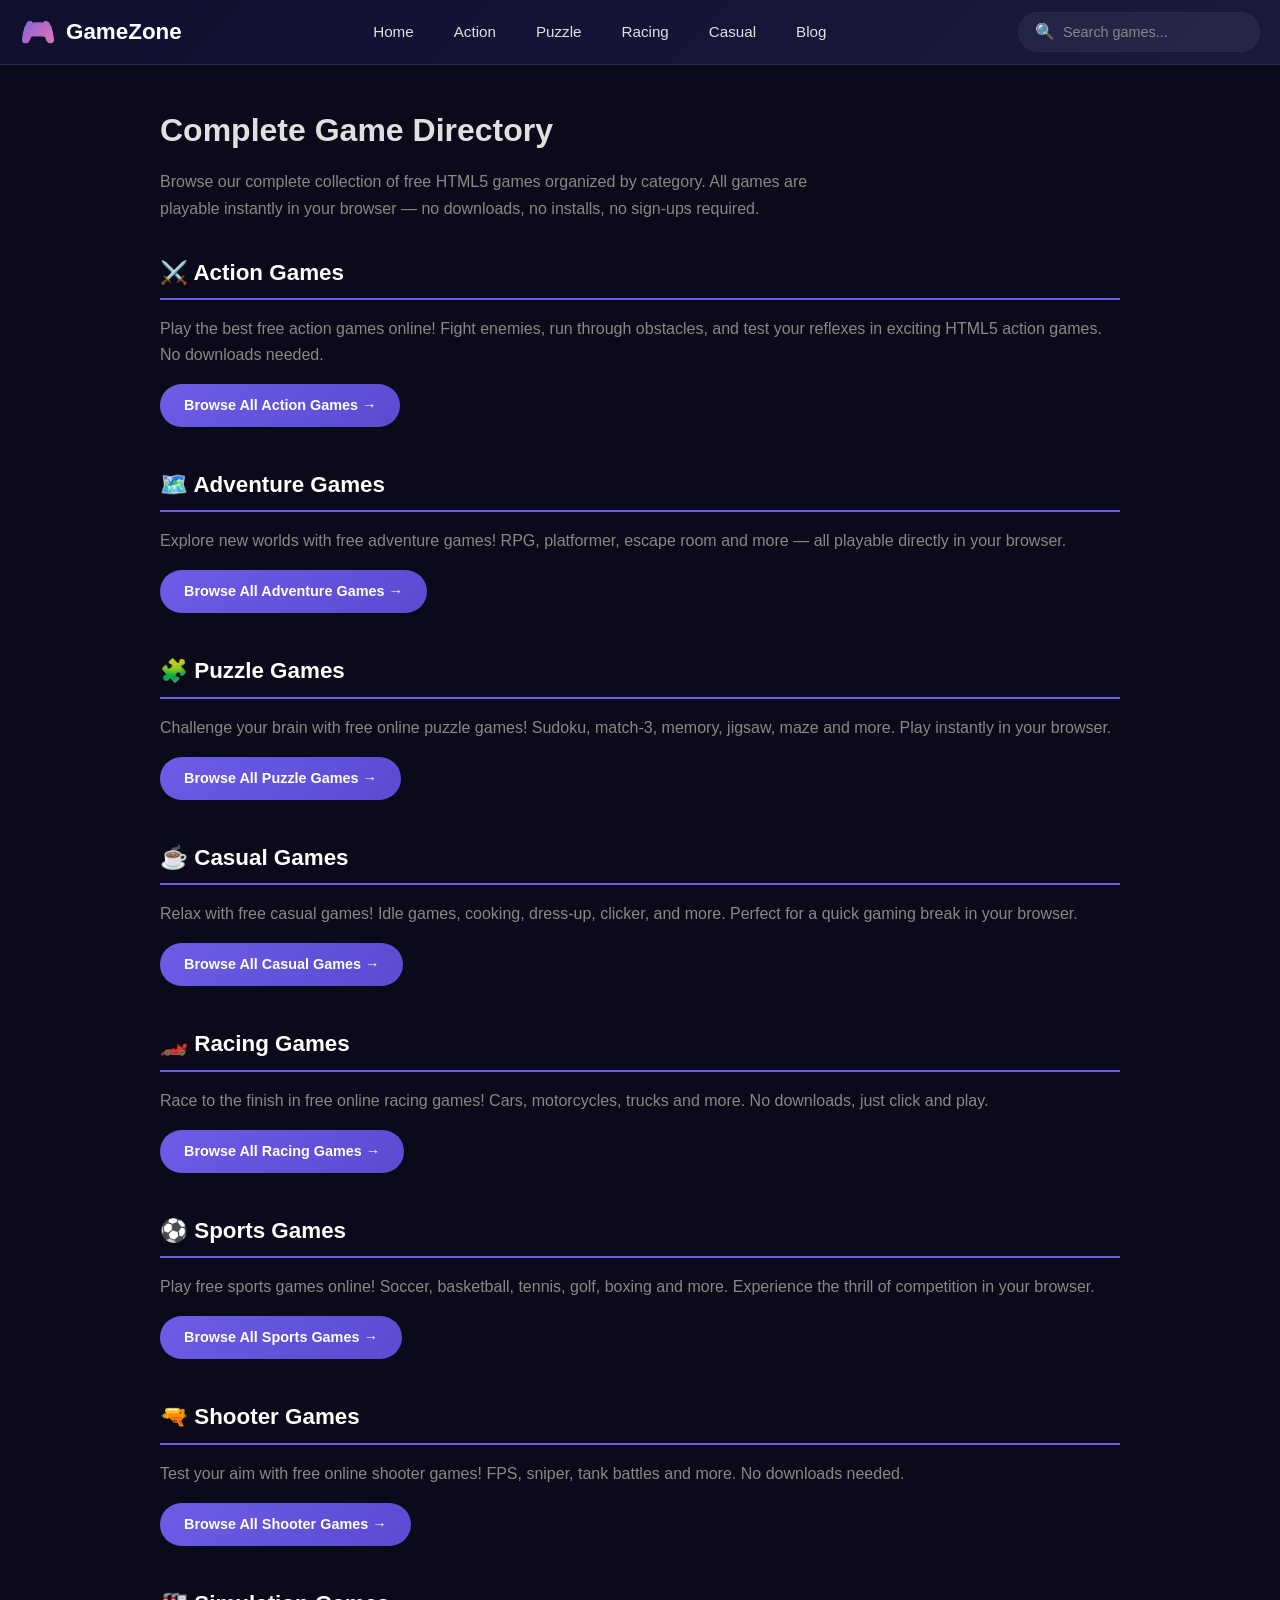
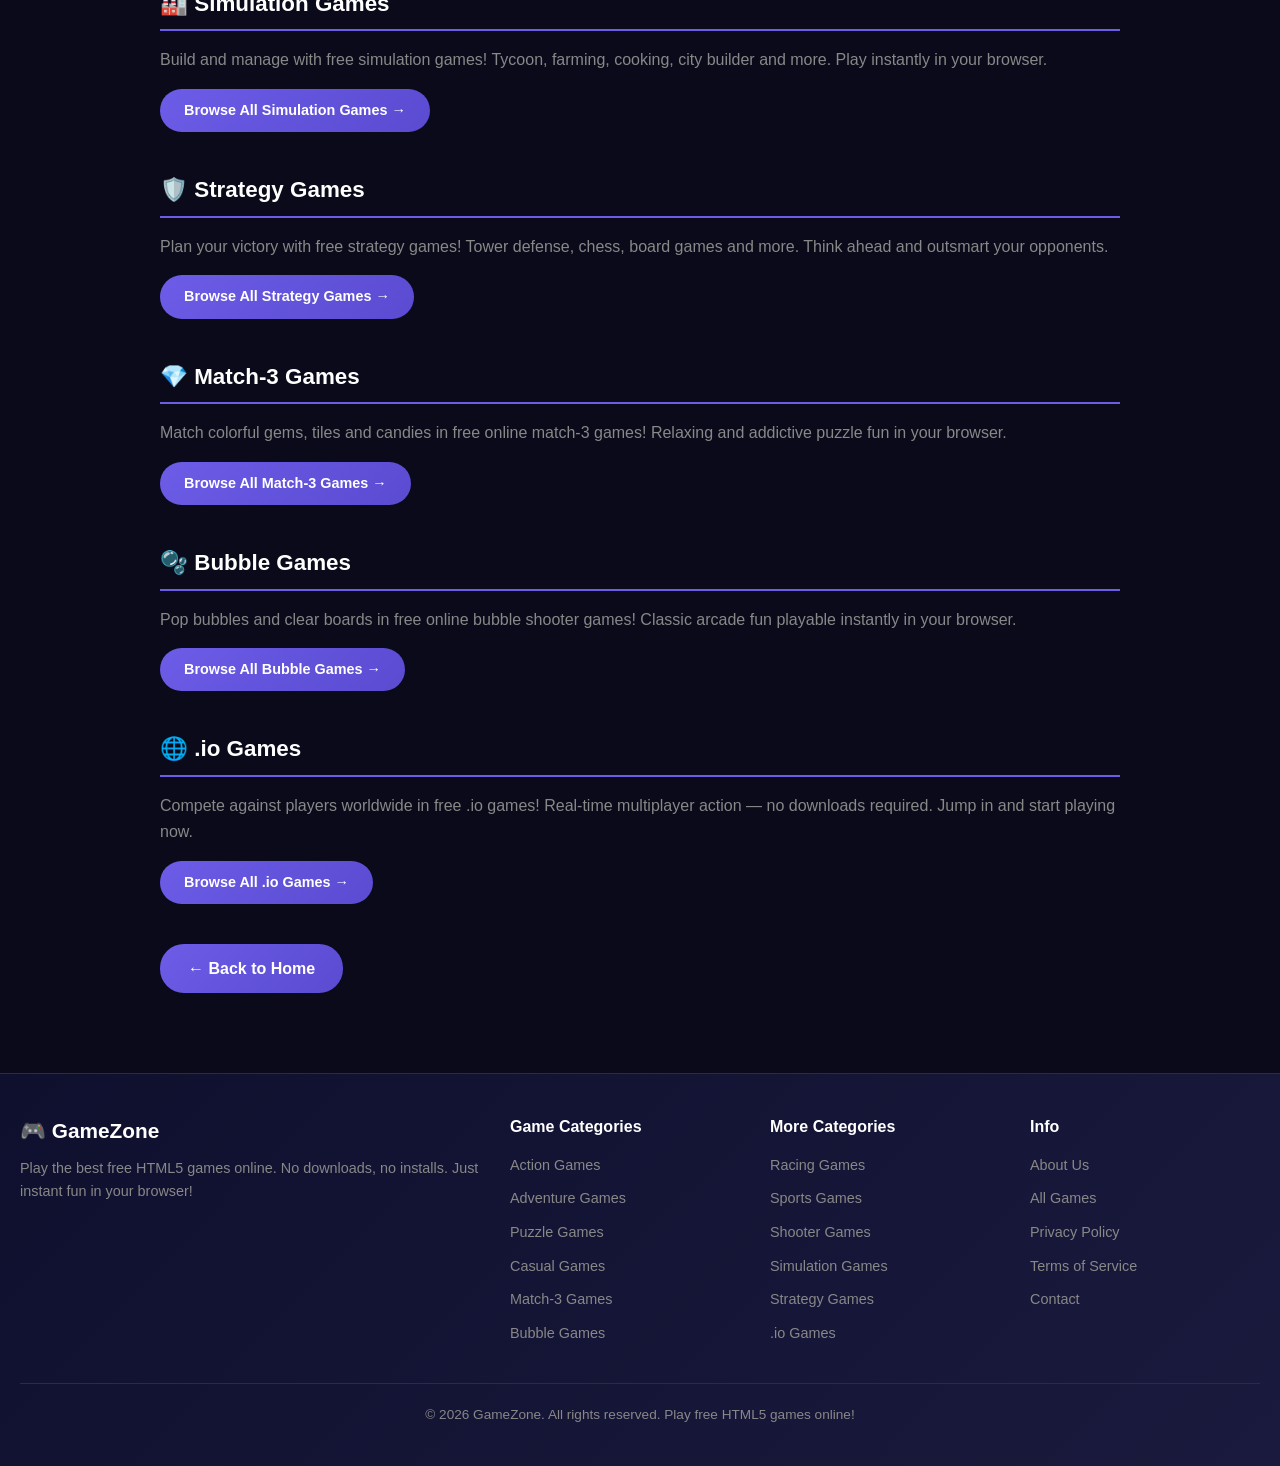
<file: games-list.html>
<!DOCTYPE html>
<html lang="en">
<head>
    <meta charset="UTF-8">
    <meta name="viewport" content="width=device-width, initial-scale=1.0">
    <title>All Free HTML5 Games - Complete Game Directory | GameZone</title>
    <meta name="description" content="Browse the complete directory of free HTML5 games on GameZone. Action, puzzle, racing, sports, adventure and more. No downloads required.">
    <link rel="canonical" href="https://gamezone.best/games-list">
    <link rel="icon" href="data:image/svg+xml,<svg xmlns='http://www.w3.org/2000/svg' viewBox='0 0 100 100'><text y='.9em' font-size='90'>🎮</text></svg>">
    <meta property="og:type" content="website">
    <meta property="og:title" content="All Free HTML5 Games - Complete Game Directory | GameZone">
    <meta property="og:description" content="Browse the complete directory of free HTML5 games on GameZone. Action, puzzle, racing, sports, adventure and more.">
    <meta property="og:url" content="https://gamezone.best/games-list">
    <meta property="og:site_name" content="GameZone">
    <meta property="og:image" content="https://gamezone.best/og-image.png">
    <meta name="twitter:card" content="summary_large_image">
    <meta name="twitter:title" content="All Free HTML5 Games - Game Directory | GameZone">
    <meta name="twitter:description" content="Browse hundreds of free HTML5 games. No downloads required.">
    <link rel="stylesheet" href="css/style.css">
    <script async src="https://pagead2.googlesyndication.com/pagead/js/adsbygoogle.js?client=ca-pub-4380214325215724" crossorigin="anonymous"></script>
    <script async src="https://www.googletagmanager.com/gtag/js?id=G-FK95RL7CRP"></script>
    <script>
    window.dataLayer = window.dataLayer || [];
    function gtag(){dataLayer.push(arguments);}
    gtag('js', new Date());
    gtag('config', 'G-FK95RL7CRP');
    </script>
</head>
<body>

<!-- Header -->
<header class="header">
    <nav class="nav-container">
        <a href="https://gamezone.best/" class="logo">
            <span class="logo-icon">🎮</span>
            GameZone
        </a>
        <ul class="nav-links">
            <li><a href="https://gamezone.best/">Home</a></li>
            <li><a href="https://gamezone.best/category?cat=action">Action</a></li>
            <li><a href="https://gamezone.best/category?cat=puzzle">Puzzle</a></li>
            <li><a href="https://gamezone.best/category?cat=racing">Racing</a></li>
            <li><a href="https://gamezone.best/category?cat=casual">Casual</a></li>
            <li><a href="https://gamezone.best/blog">Blog</a></li>
        </ul>
        <div class="search-box">
            <span class="search-icon">🔍</span>
            <input type="text" placeholder="Search games..." aria-label="Search games">
        </div>
        <button class="menu-toggle" aria-label="Toggle menu">☰</button>
    </nav>
</header>

<!-- Page Content -->
<main class="section" style="max-width: 1000px; margin: 0 auto; padding: 40px 20px;">
    <h1 style="margin-bottom: 12px; font-size: 2rem;">Complete Game Directory</h1>
    <p style="color: var(--text-dim); line-height: 1.7; margin-bottom: 32px; max-width: 700px;">
        Browse our complete collection of free HTML5 games organized by category. All games are playable instantly in your browser — no downloads, no installs, no sign-ups required.
    </p>

    <!-- Action Games -->
    <div class="category-directory" id="cat-action">
        <h2 style="font-size: 1.4rem; color: var(--text-bright); margin-bottom: 16px; padding-bottom: 8px; border-bottom: 2px solid var(--primary);">
            ⚔️ Action Games
        </h2>
        <p style="color: var(--text-dim); margin-bottom: 16px; line-height: 1.6;">
            Play the best free action games online! Fight enemies, run through obstacles, and test your reflexes in exciting HTML5 action games. No downloads needed.
        </p>
        <p style="color: var(--text-dim);">
            <a href="https://gamezone.best/category?cat=action" class="play-btn" style="display: inline-block; font-size: 0.9rem; padding: 10px 24px;">Browse All Action Games →</a>
        </p>
    </div>

    <!-- Adventure Games -->
    <div class="category-directory" id="cat-adventure" style="margin-top: 40px;">
        <h2 style="font-size: 1.4rem; color: var(--text-bright); margin-bottom: 16px; padding-bottom: 8px; border-bottom: 2px solid var(--primary);">
            🗺️ Adventure Games
        </h2>
        <p style="color: var(--text-dim); margin-bottom: 16px; line-height: 1.6;">
            Explore new worlds with free adventure games! RPG, platformer, escape room and more — all playable directly in your browser.
        </p>
        <p style="color: var(--text-dim);">
            <a href="https://gamezone.best/category?cat=adventure" class="play-btn" style="display: inline-block; font-size: 0.9rem; padding: 10px 24px;">Browse All Adventure Games →</a>
        </p>
    </div>

    <!-- Puzzle Games -->
    <div class="category-directory" id="cat-puzzle" style="margin-top: 40px;">
        <h2 style="font-size: 1.4rem; color: var(--text-bright); margin-bottom: 16px; padding-bottom: 8px; border-bottom: 2px solid var(--primary);">
            🧩 Puzzle Games
        </h2>
        <p style="color: var(--text-dim); margin-bottom: 16px; line-height: 1.6;">
            Challenge your brain with free online puzzle games! Sudoku, match-3, memory, jigsaw, maze and more. Play instantly in your browser.
        </p>
        <p style="color: var(--text-dim);">
            <a href="https://gamezone.best/category?cat=puzzle" class="play-btn" style="display: inline-block; font-size: 0.9rem; padding: 10px 24px;">Browse All Puzzle Games →</a>
        </p>
    </div>

    <!-- Casual Games -->
    <div class="category-directory" id="cat-casual" style="margin-top: 40px;">
        <h2 style="font-size: 1.4rem; color: var(--text-bright); margin-bottom: 16px; padding-bottom: 8px; border-bottom: 2px solid var(--primary);">
            ☕ Casual Games
        </h2>
        <p style="color: var(--text-dim); margin-bottom: 16px; line-height: 1.6;">
            Relax with free casual games! Idle games, cooking, dress-up, clicker, and more. Perfect for a quick gaming break in your browser.
        </p>
        <p style="color: var(--text-dim);">
            <a href="https://gamezone.best/category?cat=casual" class="play-btn" style="display: inline-block; font-size: 0.9rem; padding: 10px 24px;">Browse All Casual Games →</a>
        </p>
    </div>

    <!-- Racing Games -->
    <div class="category-directory" id="cat-racing" style="margin-top: 40px;">
        <h2 style="font-size: 1.4rem; color: var(--text-bright); margin-bottom: 16px; padding-bottom: 8px; border-bottom: 2px solid var(--primary);">
            🏎️ Racing Games
        </h2>
        <p style="color: var(--text-dim); margin-bottom: 16px; line-height: 1.6;">
            Race to the finish in free online racing games! Cars, motorcycles, trucks and more. No downloads, just click and play.
        </p>
        <p style="color: var(--text-dim);">
            <a href="https://gamezone.best/category?cat=racing" class="play-btn" style="display: inline-block; font-size: 0.9rem; padding: 10px 24px;">Browse All Racing Games →</a>
        </p>
    </div>

    <!-- Sports Games -->
    <div class="category-directory" id="cat-sports" style="margin-top: 40px;">
        <h2 style="font-size: 1.4rem; color: var(--text-bright); margin-bottom: 16px; padding-bottom: 8px; border-bottom: 2px solid var(--primary);">
            ⚽ Sports Games
        </h2>
        <p style="color: var(--text-dim); margin-bottom: 16px; line-height: 1.6;">
            Play free sports games online! Soccer, basketball, tennis, golf, boxing and more. Experience the thrill of competition in your browser.
        </p>
        <p style="color: var(--text-dim);">
            <a href="https://gamezone.best/category?cat=sports" class="play-btn" style="display: inline-block; font-size: 0.9rem; padding: 10px 24px;">Browse All Sports Games →</a>
        </p>
    </div>

    <!-- Shooter Games -->
    <div class="category-directory" id="cat-shooter" style="margin-top: 40px;">
        <h2 style="font-size: 1.4rem; color: var(--text-bright); margin-bottom: 16px; padding-bottom: 8px; border-bottom: 2px solid var(--primary);">
            🔫 Shooter Games
        </h2>
        <p style="color: var(--text-dim); margin-bottom: 16px; line-height: 1.6;">
            Test your aim with free online shooter games! FPS, sniper, tank battles and more. No downloads needed.
        </p>
        <p style="color: var(--text-dim);">
            <a href="https://gamezone.best/category?cat=shooter" class="play-btn" style="display: inline-block; font-size: 0.9rem; padding: 10px 24px;">Browse All Shooter Games →</a>
        </p>
    </div>

    <!-- Simulation Games -->
    <div class="category-directory" id="cat-simulation" style="margin-top: 40px;">
        <h2 style="font-size: 1.4rem; color: var(--text-bright); margin-bottom: 16px; padding-bottom: 8px; border-bottom: 2px solid var(--primary);">
            🏭 Simulation Games
        </h2>
        <p style="color: var(--text-dim); margin-bottom: 16px; line-height: 1.6;">
            Build and manage with free simulation games! Tycoon, farming, cooking, city builder and more. Play instantly in your browser.
        </p>
        <p style="color: var(--text-dim);">
            <a href="https://gamezone.best/category?cat=simulation" class="play-btn" style="display: inline-block; font-size: 0.9rem; padding: 10px 24px;">Browse All Simulation Games →</a>
        </p>
    </div>

    <!-- Strategy Games -->
    <div class="category-directory" id="cat-strategy" style="margin-top: 40px;">
        <h2 style="font-size: 1.4rem; color: var(--text-bright); margin-bottom: 16px; padding-bottom: 8px; border-bottom: 2px solid var(--primary);">
            🛡️ Strategy Games
        </h2>
        <p style="color: var(--text-dim); margin-bottom: 16px; line-height: 1.6;">
            Plan your victory with free strategy games! Tower defense, chess, board games and more. Think ahead and outsmart your opponents.
        </p>
        <p style="color: var(--text-dim);">
            <a href="https://gamezone.best/category?cat=strategy" class="play-btn" style="display: inline-block; font-size: 0.9rem; padding: 10px 24px;">Browse All Strategy Games →</a>
        </p>
    </div>

    <!-- Match-3 Games -->
    <div class="category-directory" id="cat-match3" style="margin-top: 40px;">
        <h2 style="font-size: 1.4rem; color: var(--text-bright); margin-bottom: 16px; padding-bottom: 8px; border-bottom: 2px solid var(--primary);">
            💎 Match-3 Games
        </h2>
        <p style="color: var(--text-dim); margin-bottom: 16px; line-height: 1.6;">
            Match colorful gems, tiles and candies in free online match-3 games! Relaxing and addictive puzzle fun in your browser.
        </p>
        <p style="color: var(--text-dim);">
            <a href="https://gamezone.best/category?cat=match3" class="play-btn" style="display: inline-block; font-size: 0.9rem; padding: 10px 24px;">Browse All Match-3 Games →</a>
        </p>
    </div>

    <!-- Bubble Games -->
    <div class="category-directory" id="cat-bubble" style="margin-top: 40px;">
        <h2 style="font-size: 1.4rem; color: var(--text-bright); margin-bottom: 16px; padding-bottom: 8px; border-bottom: 2px solid var(--primary);">
            🫧 Bubble Games
        </h2>
        <p style="color: var(--text-dim); margin-bottom: 16px; line-height: 1.6;">
            Pop bubbles and clear boards in free online bubble shooter games! Classic arcade fun playable instantly in your browser.
        </p>
        <p style="color: var(--text-dim);">
            <a href="https://gamezone.best/category?cat=bubble" class="play-btn" style="display: inline-block; font-size: 0.9rem; padding: 10px 24px;">Browse All Bubble Games →</a>
        </p>
    </div>

    <!-- .io Games -->
    <div class="category-directory" id="cat-io" style="margin-top: 40px;">
        <h2 style="font-size: 1.4rem; color: var(--text-bright); margin-bottom: 16px; padding-bottom: 8px; border-bottom: 2px solid var(--primary);">
            🌐 .io Games
        </h2>
        <p style="color: var(--text-dim); margin-bottom: 16px; line-height: 1.6;">
            Compete against players worldwide in free .io games! Real-time multiplayer action — no downloads required. Jump in and start playing now.
        </p>
        <p style="color: var(--text-dim);">
            <a href="https://gamezone.best/category?cat=io" class="play-btn" style="display: inline-block; font-size: 0.9rem; padding: 10px 24px;">Browse All .io Games →</a>
        </p>
    </div>

    <div style="margin-top: 40px;">
        <a href="https://gamezone.best/" class="play-btn" style="display: inline-block;">← Back to Home</a>
    </div>
</main>

<!-- Footer -->
<footer class="footer">
    <div class="footer-content">
        <div class="footer-brand">
            <h3>🎮 GameZone</h3>
            <p>Play the best free HTML5 games online. No downloads, no installs. Just instant fun in your browser!</p>
        </div>
        <div class="footer-links">
            <h4>Game Categories</h4>
            <ul>
                <li><a href="https://gamezone.best/category?cat=action">Action Games</a></li>
                <li><a href="https://gamezone.best/category?cat=adventure">Adventure Games</a></li>
                <li><a href="https://gamezone.best/category?cat=puzzle">Puzzle Games</a></li>
                <li><a href="https://gamezone.best/category?cat=casual">Casual Games</a></li>
                <li><a href="https://gamezone.best/category?cat=match3">Match-3 Games</a></li>
                <li><a href="https://gamezone.best/category?cat=bubble">Bubble Games</a></li>
            </ul>
        </div>
        <div class="footer-links">
            <h4>More Categories</h4>
            <ul>
                <li><a href="https://gamezone.best/category?cat=racing">Racing Games</a></li>
                <li><a href="https://gamezone.best/category?cat=sports">Sports Games</a></li>
                <li><a href="https://gamezone.best/category?cat=shooter">Shooter Games</a></li>
                <li><a href="https://gamezone.best/category?cat=simulation">Simulation Games</a></li>
                <li><a href="https://gamezone.best/category?cat=strategy">Strategy Games</a></li>
                <li><a href="https://gamezone.best/category?cat=io">.io Games</a></li>
            </ul>
        </div>
        <div class="footer-links">
            <h4>Info</h4>
            <ul>
                <li><a href="about">About Us</a></li>
                <li><a href="games-list">All Games</a></li>
                <li><a href="privacy">Privacy Policy</a></li>
                <li><a href="terms">Terms of Service</a></li>
                <li><a href="contact">Contact</a></li>
            </ul>
        </div>
    </div>
    <div class="footer-bottom">
        <p>&copy; 2026 GameZone. All rights reserved. Play free HTML5 games online!</p>
    </div>
</footer>

<script src="js/ui.js"></script>
<script>
document.addEventListener('DOMContentLoaded', () => { UI.initMobileMenu(); UI.initSearch(); });
</script>

<!-- JSON-LD Structured Data -->
<script type="application/ld+json">
{
  "@context": "https://schema.org",
  "@type": "CollectionPage",
  "name": "Complete Game Directory - GameZone",
  "description": "Browse the complete directory of free HTML5 games on GameZone. Action, puzzle, racing, sports, adventure and more. No downloads required.",
  "url": "https://gamezone.best/games-list",
  "isPartOf": {
    "@type": "WebSite",
    "url": "https://gamezone.best",
    "name": "GameZone"
  },
  "breadcrumb": {
    "@type": "BreadcrumbList",
    "itemListElement": [
      { "@type": "ListItem", "position": 1, "name": "Home", "item": "https://gamezone.best/" },
      { "@type": "ListItem", "position": 2, "name": "All Games", "item": "https://gamezone.best/games-list" }
    ]
  },
  "mainEntity": {
    "@type": "ItemList",
    "name": "Game Categories",
    "itemListElement": [
      { "@type": "ListItem", "position": 1, "name": "Action Games", "url": "https://gamezone.best/category?cat=action" },
      { "@type": "ListItem", "position": 2, "name": "Adventure Games", "url": "https://gamezone.best/category?cat=adventure" },
      { "@type": "ListItem", "position": 3, "name": "Puzzle Games", "url": "https://gamezone.best/category?cat=puzzle" },
      { "@type": "ListItem", "position": 4, "name": "Casual Games", "url": "https://gamezone.best/category?cat=casual" },
      { "@type": "ListItem", "position": 5, "name": "Racing Games", "url": "https://gamezone.best/category?cat=racing" },
      { "@type": "ListItem", "position": 6, "name": "Sports Games", "url": "https://gamezone.best/category?cat=sports" },
      { "@type": "ListItem", "position": 7, "name": "Shooter Games", "url": "https://gamezone.best/category?cat=shooter" },
      { "@type": "ListItem", "position": 8, "name": "Simulation Games", "url": "https://gamezone.best/category?cat=simulation" },
      { "@type": "ListItem", "position": 9, "name": "Strategy Games", "url": "https://gamezone.best/category?cat=strategy" },
      { "@type": "ListItem", "position": 10, "name": "Match-3 Games", "url": "https://gamezone.best/category?cat=match3" },
      { "@type": "ListItem", "position": 11, "name": "Bubble Games", "url": "https://gamezone.best/category?cat=bubble" },
      { "@type": "ListItem", "position": 12, "name": ".io Games", "url": "https://gamezone.best/category?cat=io" }
    ]
  }
}
</script>

</body>
</html>
</file>
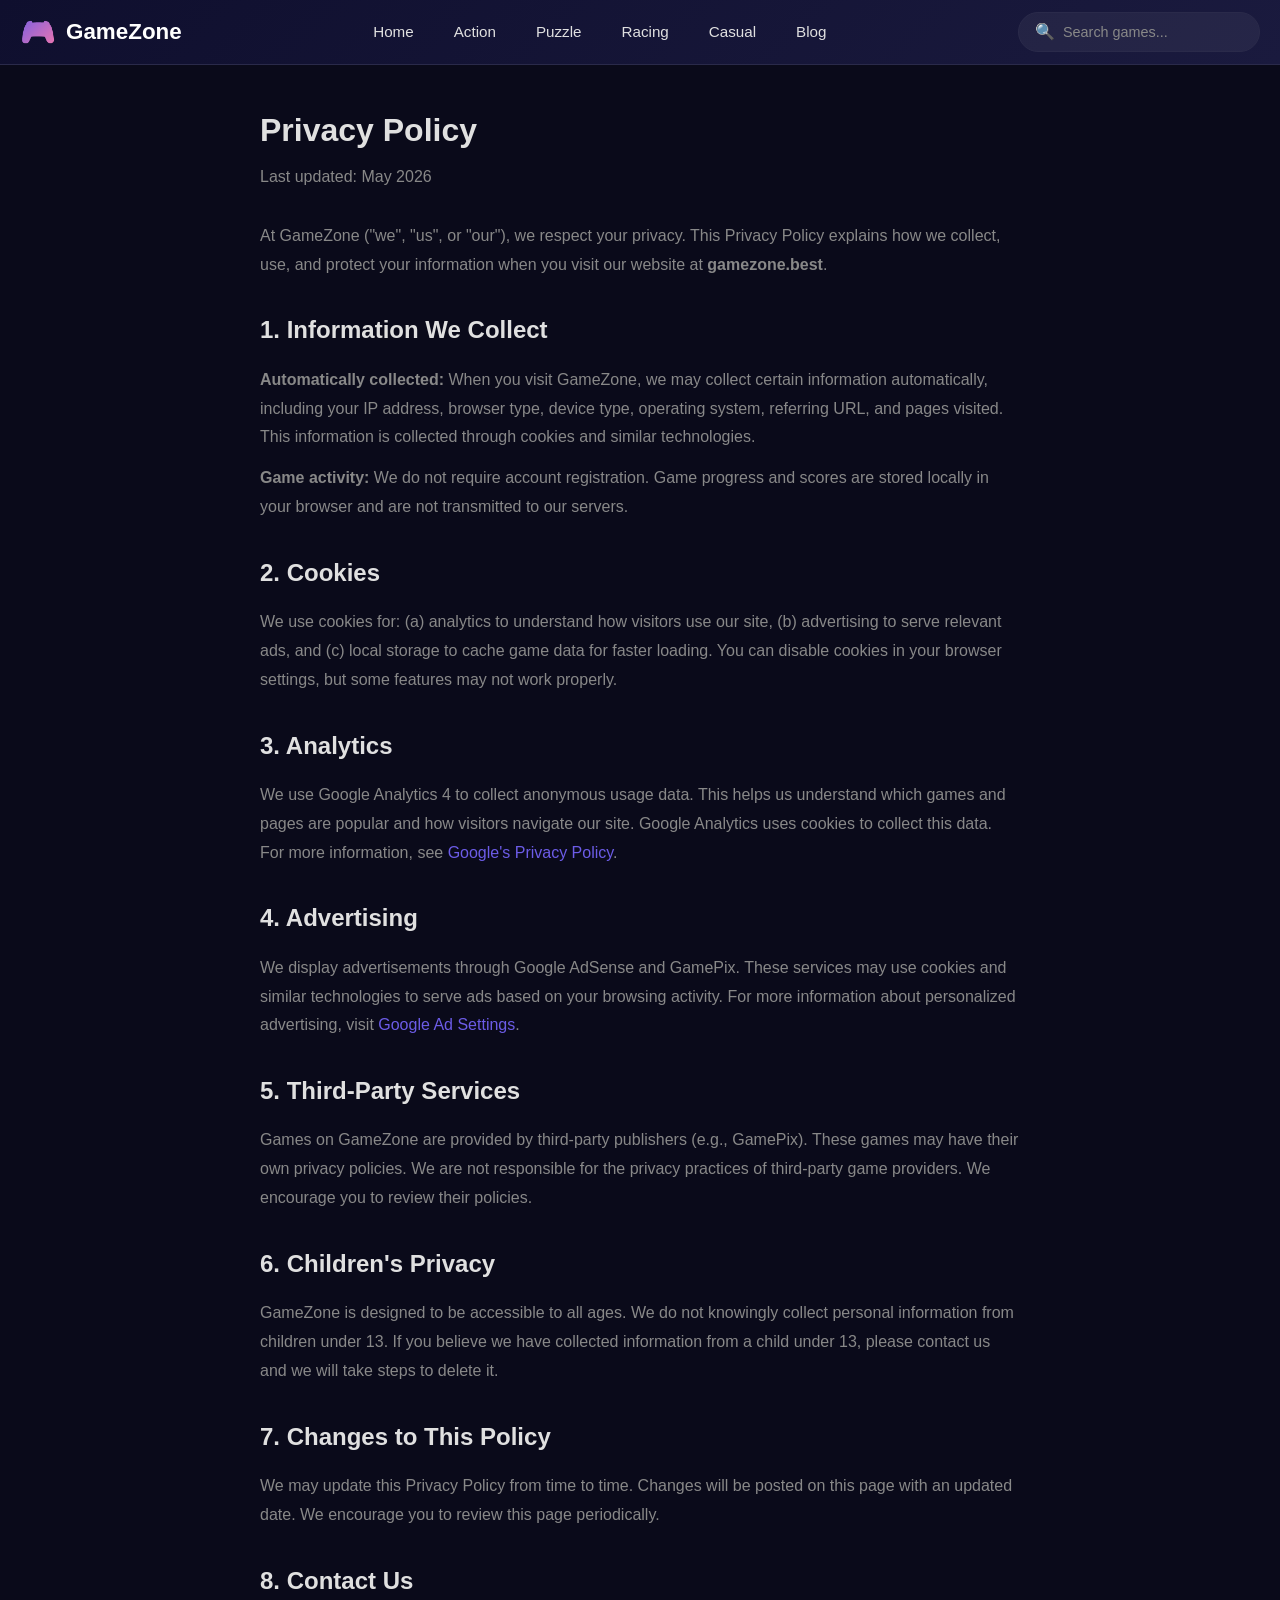
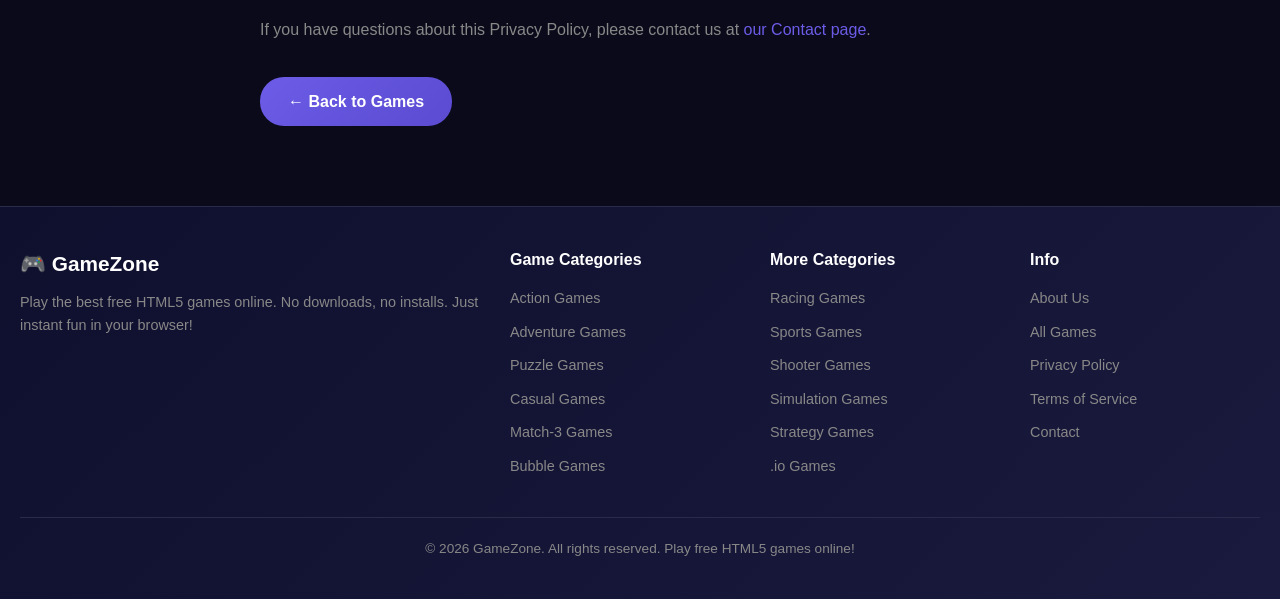
<file: privacy.html>
<!DOCTYPE html>
<html lang="en">
<head>
    <meta charset="UTF-8">
    <meta name="viewport" content="width=device-width, initial-scale=1.0">
    <title>Privacy Policy - GameZone</title>
    <meta name="description" content="GameZone Privacy Policy. Learn how we handle your data, cookies, analytics, and advertising when you use our free online gaming platform.">
    <link rel="canonical" href="https://gamezone.best/privacy">
    <link rel="icon" href="data:image/svg+xml,<svg xmlns='http://www.w3.org/2000/svg' viewBox='0 0 100 100'><text y='.9em' font-size='90'>🎮</text></svg>">
    <meta property="og:type" content="website">
    <meta property="og:title" content="Privacy Policy - GameZone">
    <meta property="og:description" content="GameZone Privacy Policy. Learn how we handle your data, cookies, and advertising.">
    <meta property="og:url" content="https://gamezone.best/privacy">
    <meta property="og:site_name" content="GameZone">
    <link rel="stylesheet" href="css/style.css">
    <script async src="https://pagead2.googlesyndication.com/pagead/js/adsbygoogle.js?client=ca-pub-4380214325215724" crossorigin="anonymous"></script>
    <script async src="https://www.googletagmanager.com/gtag/js?id=G-FK95RL7CRP"></script>
    <script>
    window.dataLayer = window.dataLayer || [];
    function gtag(){dataLayer.push(arguments);}
    gtag('js', new Date());
    gtag('config', 'G-FK95RL7CRP');
    </script>
</head>
<body>

<header class="header">
    <nav class="nav-container">
        <a href="https://gamezone.best/" class="logo">
            <span class="logo-icon">🎮</span>
            GameZone
        </a>
        <ul class="nav-links">
            <li><a href="https://gamezone.best/">Home</a></li>
            <li><a href="https://gamezone.best/category?cat=action">Action</a></li>
            <li><a href="https://gamezone.best/category?cat=puzzle">Puzzle</a></li>
            <li><a href="https://gamezone.best/category?cat=racing">Racing</a></li>
            <li><a href="https://gamezone.best/category?cat=casual">Casual</a></li>
            <li><a href="https://gamezone.best/blog">Blog</a></li>
        </ul>
        <div class="search-box">
            <span class="search-icon">🔍</span>
            <input type="text" placeholder="Search games..." aria-label="Search games">
        </div>
        <button class="menu-toggle" aria-label="Toggle menu">☰</button>
    </nav>
</header>

<main class="section" style="max-width: 800px; margin: 0 auto; padding: 40px 20px;">
    <h1 style="margin-bottom: 8px;">Privacy Policy</h1>
    <p style="color: var(--text-dim); margin-bottom: 32px;">Last updated: May 2026</p>

    <p style="color: var(--text-dim); line-height: 1.8; margin-bottom: 20px;">
        At GameZone ("we", "us", or "our"), we respect your privacy. This Privacy Policy explains how we collect, use, and protect your information when you visit our website at <strong>gamezone.best</strong>.
    </p>

    <h2 style="margin-top: 32px; margin-bottom: 16px;">1. Information We Collect</h2>
    <p style="color: var(--text-dim); line-height: 1.8; margin-bottom: 12px;">
        <strong>Automatically collected:</strong> When you visit GameZone, we may collect certain information automatically, including your IP address, browser type, device type, operating system, referring URL, and pages visited. This information is collected through cookies and similar technologies.
    </p>
    <p style="color: var(--text-dim); line-height: 1.8; margin-bottom: 20px;">
        <strong>Game activity:</strong> We do not require account registration. Game progress and scores are stored locally in your browser and are not transmitted to our servers.
    </p>

    <h2 style="margin-top: 32px; margin-bottom: 16px;">2. Cookies</h2>
    <p style="color: var(--text-dim); line-height: 1.8; margin-bottom: 20px;">
        We use cookies for: (a) analytics to understand how visitors use our site, (b) advertising to serve relevant ads, and (c) local storage to cache game data for faster loading. You can disable cookies in your browser settings, but some features may not work properly.
    </p>

    <h2 style="margin-top: 32px; margin-bottom: 16px;">3. Analytics</h2>
    <p style="color: var(--text-dim); line-height: 1.8; margin-bottom: 20px;">
        We use Google Analytics 4 to collect anonymous usage data. This helps us understand which games and pages are popular and how visitors navigate our site. Google Analytics uses cookies to collect this data. For more information, see <a href="https://policies.google.com/privacy" style="color: var(--primary);">Google's Privacy Policy</a>.
    </p>

    <h2 style="margin-top: 32px; margin-bottom: 16px;">4. Advertising</h2>
    <p style="color: var(--text-dim); line-height: 1.8; margin-bottom: 20px;">
        We display advertisements through Google AdSense and GamePix. These services may use cookies and similar technologies to serve ads based on your browsing activity. For more information about personalized advertising, visit <a href="https://www.google.com/settings/ads" style="color: var(--primary);">Google Ad Settings</a>.
    </p>

    <h2 style="margin-top: 32px; margin-bottom: 16px;">5. Third-Party Services</h2>
    <p style="color: var(--text-dim); line-height: 1.8; margin-bottom: 20px;">
        Games on GameZone are provided by third-party publishers (e.g., GamePix). These games may have their own privacy policies. We are not responsible for the privacy practices of third-party game providers. We encourage you to review their policies.
    </p>

    <h2 style="margin-top: 32px; margin-bottom: 16px;">6. Children's Privacy</h2>
    <p style="color: var(--text-dim); line-height: 1.8; margin-bottom: 20px;">
        GameZone is designed to be accessible to all ages. We do not knowingly collect personal information from children under 13. If you believe we have collected information from a child under 13, please contact us and we will take steps to delete it.
    </p>

    <h2 style="margin-top: 32px; margin-bottom: 16px;">7. Changes to This Policy</h2>
    <p style="color: var(--text-dim); line-height: 1.8; margin-bottom: 20px;">
        We may update this Privacy Policy from time to time. Changes will be posted on this page with an updated date. We encourage you to review this page periodically.
    </p>

    <h2 style="margin-top: 32px; margin-bottom: 16px;">8. Contact Us</h2>
    <p style="color: var(--text-dim); line-height: 1.8; margin-bottom: 20px;">
        If you have questions about this Privacy Policy, please contact us at <a href="contact" style="color: var(--primary);">our Contact page</a>.
    </p>

    <div style="margin-top: 32px;">
        <a href="https://gamezone.best/" class="play-btn" style="display: inline-block;">← Back to Games</a>
    </div>
</main>

<footer class="footer">
    <div class="footer-content">
        <div class="footer-brand">
            <h3>🎮 GameZone</h3>
            <p>Play the best free HTML5 games online. No downloads, no installs. Just instant fun in your browser!</p>
        </div>
        <div class="footer-links">
            <h4>Game Categories</h4>
            <ul>
                <li><a href="https://gamezone.best/category?cat=action">Action Games</a></li>
                <li><a href="https://gamezone.best/category?cat=adventure">Adventure Games</a></li>
                <li><a href="https://gamezone.best/category?cat=puzzle">Puzzle Games</a></li>
                <li><a href="https://gamezone.best/category?cat=casual">Casual Games</a></li>
                <li><a href="https://gamezone.best/category?cat=match3">Match-3 Games</a></li>
                <li><a href="https://gamezone.best/category?cat=bubble">Bubble Games</a></li>
            </ul>
        </div>
        <div class="footer-links">
            <h4>More Categories</h4>
            <ul>
                <li><a href="https://gamezone.best/category?cat=racing">Racing Games</a></li>
                <li><a href="https://gamezone.best/category?cat=sports">Sports Games</a></li>
                <li><a href="https://gamezone.best/category?cat=shooter">Shooter Games</a></li>
                <li><a href="https://gamezone.best/category?cat=simulation">Simulation Games</a></li>
                <li><a href="https://gamezone.best/category?cat=strategy">Strategy Games</a></li>
                <li><a href="https://gamezone.best/category?cat=io">.io Games</a></li>
            </ul>
        </div>
        <div class="footer-links">
            <h4>Info</h4>
            <ul>
                <li><a href="about">About Us</a></li>
                <li><a href="games-list">All Games</a></li>
                <li><a href="privacy">Privacy Policy</a></li>
                <li><a href="terms">Terms of Service</a></li>
                <li><a href="contact">Contact</a></li>
            </ul>
        </div>
    </div>
    <div class="footer-bottom">
        <p>&copy; 2026 GameZone. All rights reserved. Play free HTML5 games online!</p>
    </div>
</footer>

<script src="js/ui.js"></script>
<script>
document.addEventListener('DOMContentLoaded', () => { UI.initMobileMenu(); UI.initSearch(); });
</script>

</body>
</html>
</file>
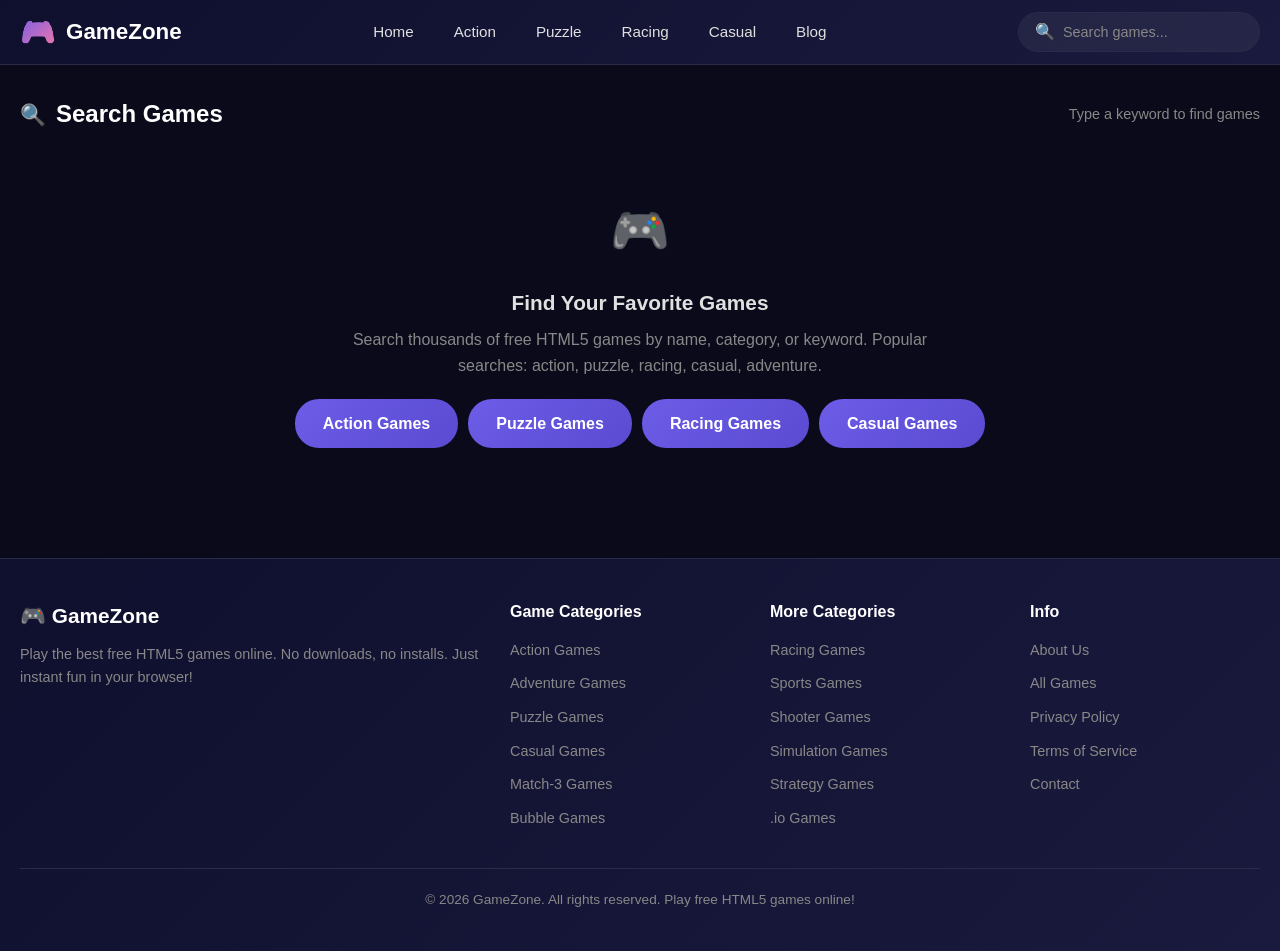
<file: search.html>
<!DOCTYPE html>
<html lang="en">
<head>
    <meta charset="UTF-8">
    <meta name="viewport" content="width=device-width, initial-scale=1.0">
    <title>Search Games - GameZone | Find Free HTML5 Games</title>
    <meta name="description" content="Search thousands of free HTML5 games at GameZone. Find action, puzzle, racing, casual games and more. Play instantly in your browser!">
    <meta name="robots" content="noindex">
    <!-- robots updated to "index, follow" by JS when search returns results -->
    <meta name="google-site-verification" content="Bs-Qz9_WHTj0joycVSZZ78GpxAWXIDOVaXevH7TlIVE" />
    <link rel="icon" href="data:image/svg+xml,<svg xmlns='http://www.w3.org/2000/svg' viewBox='0 0 100 100'><text y='.9em' font-size='90'>🎮</text></svg>">
    <link rel="stylesheet" href="css/style.css">
    <script async src="https://pagead2.googlesyndication.com/pagead/js/adsbygoogle.js?client=ca-pub-4380214325215724" crossorigin="anonymous"></script>
    <!-- Google Analytics 4 -->
    <script async src="https://www.googletagmanager.com/gtag/js?id=G-FK95RL7CRP"></script>
    <script>
    window.dataLayer = window.dataLayer || [];
    function gtag(){dataLayer.push(arguments);}
    gtag('js', new Date());
    gtag('config', 'G-FK95RL7CRP');
    </script>
</head>
<body>

<!-- Header -->
<header class="header">
    <nav class="nav-container">
        <a href="https://gamezone.best/" class="logo">
            <span class="logo-icon">🎮</span>
            GameZone
        </a>
        <ul class="nav-links">
            <li><a href="https://gamezone.best/">Home</a></li>
            <li><a href="https://gamezone.best/category?cat=action">Action</a></li>
            <li><a href="https://gamezone.best/category?cat=puzzle">Puzzle</a></li>
            <li><a href="https://gamezone.best/category?cat=racing">Racing</a></li>
            <li><a href="https://gamezone.best/category?cat=casual">Casual</a></li>
            <li><a href="https://gamezone.best/blog">Blog</a></li>
        </ul>
        <div class="search-box">
            <span class="search-icon">🔍</span>
            <input type="text" placeholder="Search games..." aria-label="Search games" id="searchInput">
        </div>
        <button class="menu-toggle" aria-label="Toggle menu">☰</button>
    </nav>
</header>

<!-- Search Results -->
<div class="section">
    <div class="section-header">
        <h2 class="section-title" id="searchTitle"><span class="emoji">🔍</span> Search Games</h2>
        <span style="color: var(--text-dim); font-size: 0.9rem;" id="resultCount">Type a keyword to find games</span>
    </div>

    <div class="game-grid" id="gameGrid">
        <!-- Populated by JS -->
    </div>

    <!-- Default content for crawlers and empty state -->
    <div id="defaultContent">
        <div class="no-results" style="padding: 40px 20px;">
            <div class="emoji" style="font-size: 3rem;">🎮</div>
            <h3>Find Your Favorite Games</h3>
            <p style="max-width: 600px; margin: 0 auto 20px;">Search thousands of free HTML5 games by name, category, or keyword. Popular searches: action, puzzle, racing, casual, adventure.</p>
            <div style="display: flex; flex-wrap: wrap; gap: 10px; justify-content: center; margin-top: 20px;">
                <a href="https://gamezone.best/category?cat=action" class="play-btn" style="display: inline-block;">Action Games</a>
                <a href="https://gamezone.best/category?cat=puzzle" class="play-btn" style="display: inline-block;">Puzzle Games</a>
                <a href="https://gamezone.best/category?cat=racing" class="play-btn" style="display: inline-block;">Racing Games</a>
                <a href="https://gamezone.best/category?cat=casual" class="play-btn" style="display: inline-block;">Casual Games</a>
            </div>
        </div>
    </div>

    <div id="noResults" style="display: none;">
        <div class="no-results">
            <div class="emoji">🔍</div>
            <h3>No games found for "<span id="searchQuery"></span>"</h3>
            <p>Try different keywords or browse our categories.</p>
            <a href="https://gamezone.best/" class="play-btn" style="margin-top: 20px; display: inline-block;">← Back to Home</a>
        </div>
    </div>
</div>

<!-- Footer -->
<footer class="footer">
    <div class="footer-content">
        <div class="footer-brand">
            <h3>🎮 GameZone</h3>
            <p>Play the best free HTML5 games online. No downloads, no installs. Just instant fun in your browser!</p>
        </div>
        <div class="footer-links">
            <h4>Game Categories</h4>
            <ul>
                <li><a href="https://gamezone.best/category?cat=action">Action Games</a></li>
                <li><a href="https://gamezone.best/category?cat=adventure">Adventure Games</a></li>
                <li><a href="https://gamezone.best/category?cat=puzzle">Puzzle Games</a></li>
                <li><a href="https://gamezone.best/category?cat=casual">Casual Games</a></li>
                <li><a href="https://gamezone.best/category?cat=match3">Match-3 Games</a></li>
                <li><a href="https://gamezone.best/category?cat=bubble">Bubble Games</a></li>
            </ul>
        </div>
        <div class="footer-links">
            <h4>More Categories</h4>
            <ul>
                <li><a href="https://gamezone.best/category?cat=racing">Racing Games</a></li>
                <li><a href="https://gamezone.best/category?cat=sports">Sports Games</a></li>
                <li><a href="https://gamezone.best/category?cat=shooter">Shooter Games</a></li>
                <li><a href="https://gamezone.best/category?cat=simulation">Simulation Games</a></li>
                <li><a href="https://gamezone.best/category?cat=strategy">Strategy Games</a></li>
                <li><a href="https://gamezone.best/category?cat=io">.io Games</a></li>
            </ul>
        </div>
        <div class="footer-links">
            <h4>Info</h4>
            <ul>
                <li><a href="about">About Us</a></li>
                <li><a href="games-list">All Games</a></li>
                <li><a href="privacy">Privacy Policy</a></li>
                <li><a href="terms">Terms of Service</a></li>
                <li><a href="contact">Contact</a></li>
            </ul>
        </div>
    </div>
    <div class="footer-bottom">
        <p>&copy; 2026 GameZone. All rights reserved. Play free HTML5 games online!</p>
    </div>
</footer>

<!-- Scripts -->
<script src="js/gamepix-api.js"></script>
<script src="js/game-store.js"></script>
<script src="js/ui.js"></script>
<script>
document.addEventListener('DOMContentLoaded', async () => {
    UI.initMobileMenu();
    UI.initSearch();

    const params = new URLSearchParams(window.location.search);
    const query = params.get('q') || '';

    // Set search input value
    const searchInput = document.getElementById('searchInput');
    if (searchInput) searchInput.value = query;

    // Show skeleton while loading
    document.getElementById('gameGrid').innerHTML = UI.createSkeletonCards(12);

    try {
        // Load enough games for search (load 5 pages = 60 games)
        for (let i = 1; i <= 5; i++) {
            await GameStore.loadPage(i);
        }

        if (!query) {
            // Soft 404 — no search query, inject noindex
            UI.setMetaRobots('noindex');
            document.getElementById('gameGrid').innerHTML = '';
            document.getElementById('resultCount').textContent = 'Type a keyword to find games';
            document.getElementById('defaultContent').style.display = 'block';
            document.getElementById('noResults').style.display = 'none';
            return;
        }

        document.getElementById('defaultContent').style.display = 'none';
        document.getElementById('searchQuery').textContent = query;

        const results = GameStore.search(query);
        document.getElementById('resultCount').textContent = results.length + ' results';

        if (results.length === 0) {
            // No results → keep noindex (already set by default)
            document.getElementById('gameGrid').innerHTML = '';
            document.getElementById('defaultContent').style.display = 'none';
            document.getElementById('noResults').style.display = 'block';
        } else {
            // Valid results → allow indexing
            UI.setMetaRobots('index, follow');
            document.getElementById('gameGrid').innerHTML = results.map(UI.createGameCardHTML).join('');
            document.getElementById('defaultContent').style.display = 'none';
            document.getElementById('noResults').style.display = 'none';
        }

    } catch (err) {
        console.error('Search failed:', err);
        document.getElementById('gameGrid').innerHTML =
            '<div class="no-results"><div class="emoji">⚠️</div><h3>Search failed</h3><p>Please try again.</p></div>';
    }
});
</script>

</body>
</html>
</file>
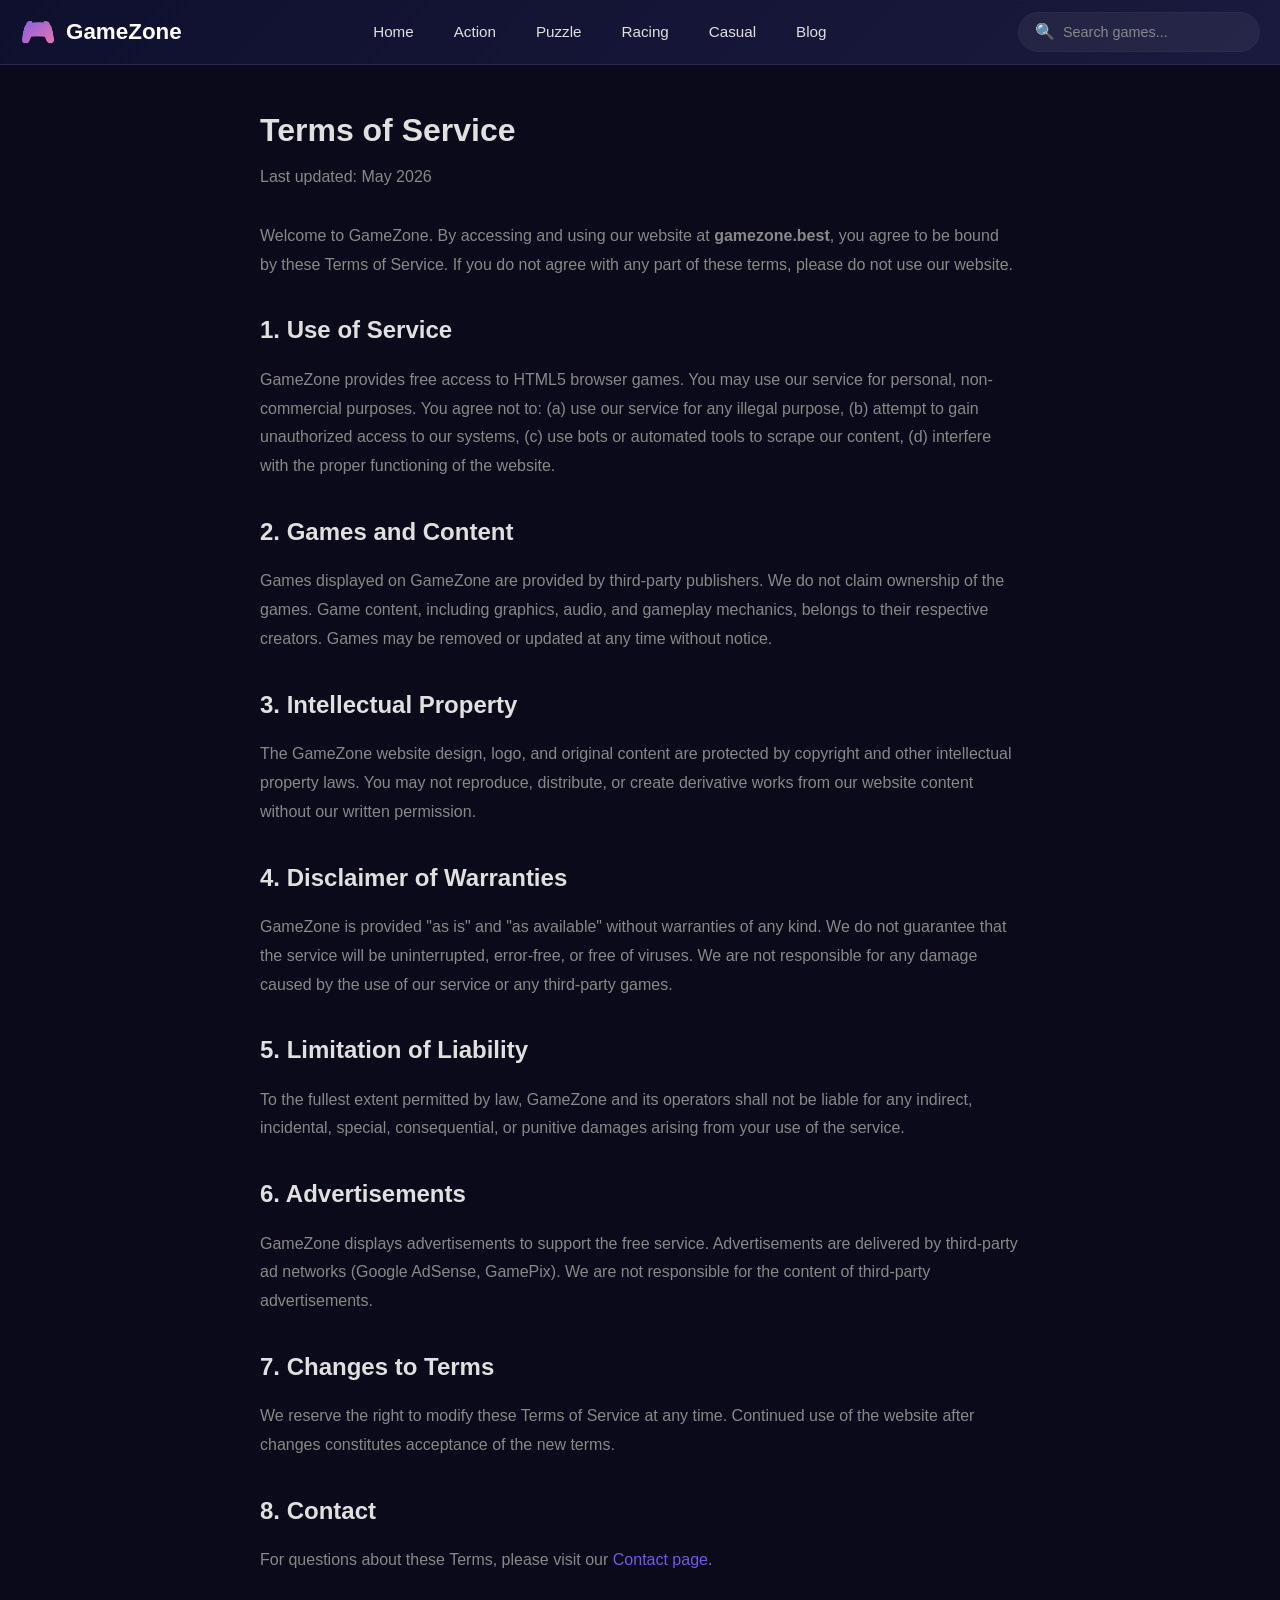
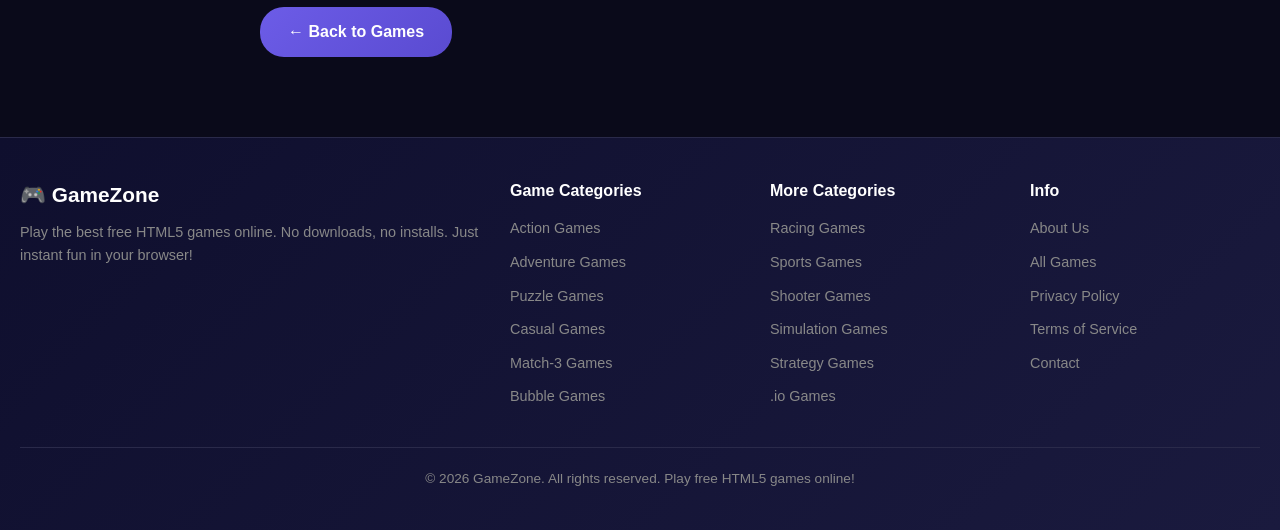
<file: terms.html>
<!DOCTYPE html>
<html lang="en">
<head>
    <meta charset="UTF-8">
    <meta name="viewport" content="width=device-width, initial-scale=1.0">
    <title>Terms of Service - GameZone</title>
    <meta name="description" content="GameZone Terms of Service. Read the terms and conditions for using our free online gaming platform at gamezone.best.">
    <link rel="canonical" href="https://gamezone.best/terms">
    <link rel="icon" href="data:image/svg+xml,<svg xmlns='http://www.w3.org/2000/svg' viewBox='0 0 100 100'><text y='.9em' font-size='90'>🎮</text></svg>">
    <meta property="og:type" content="website">
    <meta property="og:title" content="Terms of Service - GameZone">
    <meta property="og:description" content="GameZone Terms of Service. Read the terms and conditions for using our free gaming platform.">
    <meta property="og:url" content="https://gamezone.best/terms">
    <meta property="og:site_name" content="GameZone">
    <link rel="stylesheet" href="css/style.css">
    <script async src="https://pagead2.googlesyndication.com/pagead/js/adsbygoogle.js?client=ca-pub-4380214325215724" crossorigin="anonymous"></script>
    <script async src="https://www.googletagmanager.com/gtag/js?id=G-FK95RL7CRP"></script>
    <script>
    window.dataLayer = window.dataLayer || [];
    function gtag(){dataLayer.push(arguments);}
    gtag('js', new Date());
    gtag('config', 'G-FK95RL7CRP');
    </script>
</head>
<body>

<header class="header">
    <nav class="nav-container">
        <a href="https://gamezone.best/" class="logo">
            <span class="logo-icon">🎮</span>
            GameZone
        </a>
        <ul class="nav-links">
            <li><a href="https://gamezone.best/">Home</a></li>
            <li><a href="https://gamezone.best/category?cat=action">Action</a></li>
            <li><a href="https://gamezone.best/category?cat=puzzle">Puzzle</a></li>
            <li><a href="https://gamezone.best/category?cat=racing">Racing</a></li>
            <li><a href="https://gamezone.best/category?cat=casual">Casual</a></li>
            <li><a href="https://gamezone.best/blog">Blog</a></li>
        </ul>
        <div class="search-box">
            <span class="search-icon">🔍</span>
            <input type="text" placeholder="Search games..." aria-label="Search games">
        </div>
        <button class="menu-toggle" aria-label="Toggle menu">☰</button>
    </nav>
</header>

<main class="section" style="max-width: 800px; margin: 0 auto; padding: 40px 20px;">
    <h1 style="margin-bottom: 8px;">Terms of Service</h1>
    <p style="color: var(--text-dim); margin-bottom: 32px;">Last updated: May 2026</p>

    <p style="color: var(--text-dim); line-height: 1.8; margin-bottom: 20px;">
        Welcome to GameZone. By accessing and using our website at <strong>gamezone.best</strong>, you agree to be bound by these Terms of Service. If you do not agree with any part of these terms, please do not use our website.
    </p>

    <h2 style="margin-top: 32px; margin-bottom: 16px;">1. Use of Service</h2>
    <p style="color: var(--text-dim); line-height: 1.8; margin-bottom: 20px;">
        GameZone provides free access to HTML5 browser games. You may use our service for personal, non-commercial purposes. You agree not to: (a) use our service for any illegal purpose, (b) attempt to gain unauthorized access to our systems, (c) use bots or automated tools to scrape our content, (d) interfere with the proper functioning of the website.
    </p>

    <h2 style="margin-top: 32px; margin-bottom: 16px;">2. Games and Content</h2>
    <p style="color: var(--text-dim); line-height: 1.8; margin-bottom: 20px;">
        Games displayed on GameZone are provided by third-party publishers. We do not claim ownership of the games. Game content, including graphics, audio, and gameplay mechanics, belongs to their respective creators. Games may be removed or updated at any time without notice.
    </p>

    <h2 style="margin-top: 32px; margin-bottom: 16px;">3. Intellectual Property</h2>
    <p style="color: var(--text-dim); line-height: 1.8; margin-bottom: 20px;">
        The GameZone website design, logo, and original content are protected by copyright and other intellectual property laws. You may not reproduce, distribute, or create derivative works from our website content without our written permission.
    </p>

    <h2 style="margin-top: 32px; margin-bottom: 16px;">4. Disclaimer of Warranties</h2>
    <p style="color: var(--text-dim); line-height: 1.8; margin-bottom: 20px;">
        GameZone is provided "as is" and "as available" without warranties of any kind. We do not guarantee that the service will be uninterrupted, error-free, or free of viruses. We are not responsible for any damage caused by the use of our service or any third-party games.
    </p>

    <h2 style="margin-top: 32px; margin-bottom: 16px;">5. Limitation of Liability</h2>
    <p style="color: var(--text-dim); line-height: 1.8; margin-bottom: 20px;">
        To the fullest extent permitted by law, GameZone and its operators shall not be liable for any indirect, incidental, special, consequential, or punitive damages arising from your use of the service.
    </p>

    <h2 style="margin-top: 32px; margin-bottom: 16px;">6. Advertisements</h2>
    <p style="color: var(--text-dim); line-height: 1.8; margin-bottom: 20px;">
        GameZone displays advertisements to support the free service. Advertisements are delivered by third-party ad networks (Google AdSense, GamePix). We are not responsible for the content of third-party advertisements.
    </p>

    <h2 style="margin-top: 32px; margin-bottom: 16px;">7. Changes to Terms</h2>
    <p style="color: var(--text-dim); line-height: 1.8; margin-bottom: 20px;">
        We reserve the right to modify these Terms of Service at any time. Continued use of the website after changes constitutes acceptance of the new terms.
    </p>

    <h2 style="margin-top: 32px; margin-bottom: 16px;">8. Contact</h2>
    <p style="color: var(--text-dim); line-height: 1.8; margin-bottom: 20px;">
        For questions about these Terms, please visit our <a href="contact" style="color: var(--primary);">Contact page</a>.
    </p>

    <div style="margin-top: 32px;">
        <a href="https://gamezone.best/" class="play-btn" style="display: inline-block;">← Back to Games</a>
    </div>
</main>

<footer class="footer">
    <div class="footer-content">
        <div class="footer-brand">
            <h3>🎮 GameZone</h3>
            <p>Play the best free HTML5 games online. No downloads, no installs. Just instant fun in your browser!</p>
        </div>
        <div class="footer-links">
            <h4>Game Categories</h4>
            <ul>
                <li><a href="https://gamezone.best/category?cat=action">Action Games</a></li>
                <li><a href="https://gamezone.best/category?cat=adventure">Adventure Games</a></li>
                <li><a href="https://gamezone.best/category?cat=puzzle">Puzzle Games</a></li>
                <li><a href="https://gamezone.best/category?cat=casual">Casual Games</a></li>
                <li><a href="https://gamezone.best/category?cat=match3">Match-3 Games</a></li>
                <li><a href="https://gamezone.best/category?cat=bubble">Bubble Games</a></li>
            </ul>
        </div>
        <div class="footer-links">
            <h4>More Categories</h4>
            <ul>
                <li><a href="https://gamezone.best/category?cat=racing">Racing Games</a></li>
                <li><a href="https://gamezone.best/category?cat=sports">Sports Games</a></li>
                <li><a href="https://gamezone.best/category?cat=shooter">Shooter Games</a></li>
                <li><a href="https://gamezone.best/category?cat=simulation">Simulation Games</a></li>
                <li><a href="https://gamezone.best/category?cat=strategy">Strategy Games</a></li>
                <li><a href="https://gamezone.best/category?cat=io">.io Games</a></li>
            </ul>
        </div>
        <div class="footer-links">
            <h4>Info</h4>
            <ul>
                <li><a href="about">About Us</a></li>
                <li><a href="games-list">All Games</a></li>
                <li><a href="privacy">Privacy Policy</a></li>
                <li><a href="terms">Terms of Service</a></li>
                <li><a href="contact">Contact</a></li>
            </ul>
        </div>
    </div>
    <div class="footer-bottom">
        <p>&copy; 2026 GameZone. All rights reserved. Play free HTML5 games online!</p>
    </div>
</footer>

<script src="js/ui.js"></script>
<script>
document.addEventListener('DOMContentLoaded', () => { UI.initMobileMenu(); UI.initSearch(); });
</script>

</body>
</html>
</file>
<file: css/style.css>
/* ============================================
   GameZone - HTML5 Gaming Portal
   Global Styles
   ============================================ */

/* Reset & Base */
*, *::before, *::after {
    margin: 0;
    padding: 0;
    box-sizing: border-box;
}

:root {
    --primary: #6c5ce7;
    --primary-dark: #5a4bd1;
    --secondary: #00cec9;
    --accent: #fd79a8;
    --bg-dark: #0a0a1a;
    --bg-card: #151530;
    --bg-card-hover: #1e1e45;
    --text: #e0e0e0;
    --text-dim: #888;
    --text-bright: #ffffff;
    --border: #2a2a4a;
    --success: #00b894;
    --warning: #fdcb6e;
    --radius: 12px;
    --radius-sm: 8px;
    --shadow: 0 4px 20px rgba(0, 0, 0, 0.3);
    --shadow-lg: 0 8px 40px rgba(0, 0, 0, 0.5);
    --transition: all 0.3s ease;
}

html {
    scroll-behavior: smooth;
}

body {
    font-family: 'Segoe UI', 'Inter', -apple-system, BlinkMacSystemFont, sans-serif;
    background: var(--bg-dark);
    color: var(--text);
    line-height: 1.6;
    min-height: 100vh;
    overflow-x: hidden;
}

a {
    color: var(--secondary);
    text-decoration: none;
    transition: var(--transition);
}

a:hover {
    color: var(--primary);
}

img {
    max-width: 100%;
    height: auto;
}

/* ============================================
   Header & Navigation
   ============================================ */
.header {
    background: linear-gradient(135deg, #0f0f2e 0%, #1a1a3e 100%);
    border-bottom: 1px solid var(--border);
    position: sticky;
    top: 0;
    z-index: 1000;
    backdrop-filter: blur(10px);
}

.nav-container {
    max-width: 1280px;
    margin: 0 auto;
    padding: 0 20px;
    display: flex;
    align-items: center;
    justify-content: space-between;
    height: 64px;
}

.logo {
    display: flex;
    align-items: center;
    gap: 10px;
    font-size: 1.4rem;
    font-weight: 800;
    color: var(--text-bright);
    text-decoration: none;
}

.logo-icon {
    font-size: 1.8rem;
    background: linear-gradient(135deg, var(--primary), var(--accent));
    -webkit-background-clip: text;
    -webkit-text-fill-color: transparent;
    background-clip: text;
}

.nav-links {
    display: flex;
    align-items: center;
    gap: 8px;
    list-style: none;
}

.nav-links a {
    color: var(--text);
    padding: 8px 16px;
    border-radius: var(--radius-sm);
    font-weight: 500;
    font-size: 0.95rem;
    transition: var(--transition);
}

.nav-links a:hover,
.nav-links a.active {
    color: var(--text-bright);
    background: rgba(108, 92, 231, 0.2);
}

.search-box {
    display: flex;
    align-items: center;
    background: rgba(255, 255, 255, 0.05);
    border: 1px solid var(--border);
    border-radius: 24px;
    padding: 6px 16px;
    gap: 8px;
    transition: var(--transition);
}

.search-box:focus-within {
    border-color: var(--primary);
    box-shadow: 0 0 0 3px rgba(108, 92, 231, 0.2);
}

.search-box input {
    background: none;
    border: none;
    color: var(--text);
    font-size: 0.9rem;
    width: 180px;
    outline: none;
}

.search-box input::placeholder {
    color: var(--text-dim);
}

.search-icon {
    color: var(--text-dim);
    font-size: 1rem;
}

/* Mobile Menu Toggle */
.menu-toggle {
    display: none;
    background: none;
    border: none;
    color: var(--text);
    font-size: 1.5rem;
    cursor: pointer;
}

/* ============================================
   Hero Section
   ============================================ */
.hero {
    background: linear-gradient(135deg, #1a1a3e 0%, #2d1b69 50%, #0a0a1a 100%);
    padding: 60px 20px;
    text-align: center;
    position: relative;
    overflow: hidden;
}

.hero::before {
    content: '';
    position: absolute;
    top: -50%;
    left: -50%;
    width: 200%;
    height: 200%;
    background: radial-gradient(circle, rgba(108, 92, 231, 0.1) 0%, transparent 50%);
    animation: heroGlow 8s ease-in-out infinite;
}

@keyframes heroGlow {
    0%, 100% { transform: translate(0, 0); }
    50% { transform: translate(20px, -20px); }
}

.hero h1 {
    font-size: 3rem;
    font-weight: 900;
    background: linear-gradient(135deg, var(--primary), var(--secondary), var(--accent));
    -webkit-background-clip: text;
    -webkit-text-fill-color: transparent;
    background-clip: text;
    margin-bottom: 16px;
    position: relative;
}

.hero p {
    font-size: 1.2rem;
    color: var(--text-dim);
    max-width: 600px;
    margin: 0 auto;
    position: relative;
}

.hero-stats {
    display: flex;
    justify-content: center;
    gap: 40px;
    margin-top: 30px;
    position: relative;
}

.hero-stat {
    text-align: center;
}

.hero-stat .number {
    font-size: 2rem;
    font-weight: 800;
    color: var(--primary);
}

.hero-stat .label {
    font-size: 0.85rem;
    color: var(--text-dim);
    margin-top: 4px;
}

/* ============================================
   Category Navigation
   ============================================ */
.categories {
    background: var(--bg-dark);
    padding: 16px 20px;
    border-bottom: 1px solid var(--border);
    overflow-x: auto;
    white-space: nowrap;
    scrollbar-width: none;
}

.categories::-webkit-scrollbar {
    display: none;
}

.category-nav {
    display: flex;
    gap: 8px;
    max-width: 1280px;
    margin: 0 auto;
    list-style: none;
}

.category-nav a {
    color: var(--text);
    padding: 8px 20px;
    border-radius: 24px;
    font-size: 0.9rem;
    font-weight: 500;
    border: 1px solid var(--border);
    transition: var(--transition);
    white-space: nowrap;
    display: inline-block;
}

.category-nav a:hover,
.category-nav a.active {
    color: var(--text-bright);
    background: var(--primary);
    border-color: var(--primary);
}

/* ============================================
   Game Grid
   ============================================ */
.section {
    max-width: 1280px;
    margin: 0 auto;
    padding: 30px 20px;
}

.section-header {
    display: flex;
    align-items: center;
    justify-content: space-between;
    margin-bottom: 20px;
}

.section-title {
    font-size: 1.5rem;
    font-weight: 700;
    color: var(--text-bright);
    display: flex;
    align-items: center;
    gap: 10px;
}

.section-title .emoji {
    font-size: 1.3rem;
}

.view-more {
    color: var(--secondary);
    font-size: 0.9rem;
    font-weight: 600;
}

.game-grid {
    display: grid;
    grid-template-columns: repeat(auto-fill, minmax(220px, 1fr));
    gap: 20px;
}

.game-card {
    background: var(--bg-card);
    border-radius: var(--radius);
    overflow: hidden;
    transition: var(--transition);
    cursor: pointer;
    text-decoration: none;
    color: var(--text);
    display: block;
    border: 1px solid transparent;
}

.game-card:hover {
    transform: translateY(-6px);
    box-shadow: var(--shadow-lg);
    border-color: var(--primary);
    background: var(--bg-card-hover);
}

.game-card:hover .game-thumb img {
    transform: scale(1.08);
}

.game-thumb {
    position: relative;
    width: 100%;
    aspect-ratio: 16 / 10;
    overflow: hidden;
    background: linear-gradient(135deg, #1a1a3e, #2d1b69);
}

.game-thumb img {
    width: 100%;
    height: 100%;
    object-fit: cover;
    transition: transform 0.4s ease;
}

.game-badge {
    position: absolute;
    top: 8px;
    left: 8px;
    background: var(--primary);
    color: #fff;
    font-size: 0.7rem;
    font-weight: 700;
    padding: 3px 8px;
    border-radius: 4px;
    text-transform: uppercase;
}

.game-badge.hot {
    background: #e17055;
}

.game-badge.new {
    background: var(--success);
}

.game-info {
    padding: 12px 14px;
}

.game-title {
    font-size: 0.95rem;
    font-weight: 600;
    color: var(--text-bright);
    margin-bottom: 6px;
    white-space: nowrap;
    overflow: hidden;
    text-overflow: ellipsis;
}

.game-meta {
    display: flex;
    align-items: center;
    gap: 12px;
    font-size: 0.8rem;
    color: var(--text-dim);
}

.game-meta span {
    display: flex;
    align-items: center;
    gap: 4px;
}

/* Featured Game */
.featured-card {
    grid-column: 1 / -1;
    display: grid;
    grid-template-columns: 1fr 1fr;
    background: linear-gradient(135deg, var(--bg-card), #1e1e45);
    border: 1px solid var(--border);
    border-radius: var(--radius);
    overflow: hidden;
    cursor: pointer;
    transition: var(--transition);
    text-decoration: none;
    color: var(--text);
}

.featured-card:hover {
    transform: translateY(-4px);
    box-shadow: var(--shadow-lg);
    border-color: var(--primary);
}

.featured-card .game-thumb {
    aspect-ratio: auto;
    height: 100%;
    min-height: 240px;
}

.featured-info {
    padding: 30px;
    display: flex;
    flex-direction: column;
    justify-content: center;
    gap: 12px;
}

.featured-info .game-title {
    font-size: 1.6rem;
    white-space: normal;
    margin-bottom: 0;
}

.featured-info .game-desc {
    font-size: 0.95rem;
    color: var(--text-dim);
    line-height: 1.5;
}

.play-btn {
    display: inline-flex;
    align-items: center;
    gap: 8px;
    background: linear-gradient(135deg, var(--primary), var(--primary-dark));
    color: #fff;
    padding: 12px 28px;
    border-radius: 24px;
    font-weight: 600;
    font-size: 1rem;
    width: fit-content;
    transition: var(--transition);
    border: none;
    cursor: pointer;
    text-decoration: none;
}

.play-btn:hover {
    transform: scale(1.05);
    box-shadow: 0 4px 20px rgba(108, 92, 231, 0.4);
    color: #fff;
}

/* ============================================
   Game Detail Page
   ============================================ */
.game-page {
    max-width: 1280px;
    margin: 0 auto;
    padding: 20px;
}

.game-page-header {
    margin-bottom: 20px;
}

.game-page-header h1 {
    font-size: 1.6rem;
    color: var(--text-bright);
    margin-bottom: 8px;
}

.game-page-meta {
    display: flex;
    align-items: center;
    gap: 16px;
    color: var(--text-dim);
    font-size: 0.9rem;
    flex-wrap: wrap;
}

.game-page-meta span {
    display: flex;
    align-items: center;
    gap: 4px;
}

.game-frame-container {
    position: relative;
    width: 100%;
    background: #000;
    border-radius: var(--radius);
    overflow: hidden;
    border: 2px solid var(--border);
    aspect-ratio: 16 / 9;
}

.game-frame-container iframe {
    width: 100%;
    height: 100%;
    border: none;
}

.game-frame-loading {
    position: absolute;
    top: 0;
    left: 0;
    width: 100%;
    height: 100%;
    display: flex;
    align-items: center;
    justify-content: center;
    background: var(--bg-card);
    flex-direction: column;
    gap: 16px;
    z-index: 10;
}

.game-frame-loading .spinner {
    width: 40px;
    height: 40px;
    border: 3px solid var(--border);
    border-top-color: var(--primary);
    border-radius: 50%;
    animation: spin 0.8s linear infinite;
}

@keyframes spin {
    to { transform: rotate(360deg); }
}

.game-page-info {
    margin-top: 20px;
    display: grid;
    grid-template-columns: 1fr 300px;
    gap: 20px;
}

.game-description {
    background: var(--bg-card);
    border-radius: var(--radius);
    padding: 24px;
    border: 1px solid var(--border);
}

.game-description h2 {
    font-size: 1.2rem;
    color: var(--text-bright);
    margin-bottom: 12px;
}

.game-description p {
    color: var(--text-dim);
    line-height: 1.7;
    font-size: 0.95rem;
}

.game-sidebar {
    display: flex;
    flex-direction: column;
    gap: 16px;
}

.sidebar-card {
    background: var(--bg-card);
    border-radius: var(--radius);
    padding: 20px;
    border: 1px solid var(--border);
}

.sidebar-card h3 {
    font-size: 1rem;
    color: var(--text-bright);
    margin-bottom: 12px;
    display: flex;
    align-items: center;
    gap: 8px;
}

.sidebar-card .mini-game {
    display: flex;
    gap: 10px;
    padding: 8px 0;
    border-bottom: 1px solid var(--border);
    cursor: pointer;
    transition: var(--transition);
    text-decoration: none;
    color: var(--text);
}

.sidebar-card .mini-game:last-child {
    border-bottom: none;
}

.sidebar-card .mini-game:hover {
    color: var(--primary);
}

.mini-game-thumb {
    width: 60px;
    height: 40px;
    border-radius: 6px;
    object-fit: cover;
    flex-shrink: 0;
}

.mini-game-info {
    flex: 1;
    min-width: 0;
}

.mini-game-info .title {
    font-size: 0.85rem;
    font-weight: 600;
    color: var(--text-bright);
    white-space: nowrap;
    overflow: hidden;
    text-overflow: ellipsis;
}

.mini-game-info .meta {
    font-size: 0.75rem;
    color: var(--text-dim);
    margin-top: 2px;
}

/* Fullscreen Button */
.fullscreen-btn {
    position: absolute;
    top: 12px;
    right: 12px;
    background: rgba(0, 0, 0, 0.7);
    color: #fff;
    border: none;
    width: 40px;
    height: 40px;
    border-radius: 8px;
    font-size: 1.2rem;
    cursor: pointer;
    z-index: 5;
    transition: var(--transition);
    display: flex;
    align-items: center;
    justify-content: center;
}

.fullscreen-btn:hover {
    background: var(--primary);
}

/* CSS Simulated Fullscreen (fallback for mobile) */
.css-fullscreen-active {
    overflow: hidden !important;
}

.css-fullscreen-active .header,
.css-fullscreen-active .game-page-header,
.css-fullscreen-active .game-page-info,
.css-fullscreen-active .footer {
    display: none !important;
}

.css-fullscreen-active .game-page {
    padding: 0 !important;
    margin: 0 !important;
    max-width: 100% !important;
}

.css-fullscreen {
    position: fixed !important;
    top: 0 !important;
    left: 0 !important;
    width: 100vw !important;
    width: 100dvw !important;
    height: 100vh !important;
    height: 100dvh !important;
    z-index: 99999 !important;
    border-radius: 0 !important;
    border: none !important;
    aspect-ratio: auto !important;
}

.css-fullscreen .fullscreen-btn {
    top: 8px;
    right: 8px;
    z-index: 100000;
    background: rgba(0, 0, 0, 0.85);
}

/* ============================================
   Skeleton Loading
   ============================================ */
.skeleton-pulse {
    background: linear-gradient(90deg, var(--bg-card) 25%, var(--bg-card-hover) 50%, var(--bg-card) 25%);
    background-size: 200% 100%;
    animation: skeletonPulse 1.5s ease-in-out infinite;
    border-radius: 4px;
}

@keyframes skeletonPulse {
    0% { background-position: 200% 0; }
    100% { background-position: -200% 0; }
}

.skeleton-card .game-thumb {
    min-height: 140px;
}

/* ============================================
   Load More Button
   ============================================ */
.load-more-container {
    text-align: center;
    padding: 30px 20px;
}

.load-more-btn {
    background: var(--bg-card);
    color: var(--text-bright);
    border: 1px solid var(--border);
    padding: 12px 40px;
    border-radius: 24px;
    font-size: 1rem;
    font-weight: 600;
    cursor: pointer;
    transition: var(--transition);
}

.load-more-btn:hover {
    background: var(--primary);
    border-color: var(--primary);
}

.load-more-btn:disabled {
    opacity: 0.5;
    cursor: not-allowed;
}

.load-more-status {
    display: block;
    margin-top: 8px;
    font-size: 0.85rem;
    color: var(--text-dim);
}

/* ============================================
   No Results
   ============================================ */
.no-results {
    text-align: center;
    padding: 60px 20px;
    color: var(--text-dim);
}

.no-results .emoji {
    font-size: 3rem;
    margin-bottom: 16px;
}

.no-results h3 {
    font-size: 1.3rem;
    color: var(--text);
    margin-bottom: 8px;
}

/* ============================================
   Footer
   ============================================ */
.footer {
    background: linear-gradient(135deg, #0f0f2e, #1a1a3e);
    border-top: 1px solid var(--border);
    padding: 40px 20px;
    margin-top: 40px;
}

.footer-content {
    max-width: 1280px;
    margin: 0 auto;
    display: grid;
    grid-template-columns: 2fr 1fr 1fr 1fr;
    gap: 30px;
}

.footer-brand h3 {
    font-size: 1.3rem;
    color: var(--text-bright);
    margin-bottom: 10px;
}

.footer-brand p {
    color: var(--text-dim);
    font-size: 0.9rem;
    line-height: 1.6;
}

.footer-links h4 {
    color: var(--text-bright);
    font-size: 1rem;
    margin-bottom: 12px;
}

.footer-links ul {
    list-style: none;
}

.footer-links li {
    margin-bottom: 8px;
}

.footer-links a {
    color: var(--text-dim);
    font-size: 0.9rem;
}

.footer-links a:hover {
    color: var(--secondary);
}

.footer-bottom {
    max-width: 1280px;
    margin: 30px auto 0;
    padding-top: 20px;
    border-top: 1px solid var(--border);
    text-align: center;
    color: var(--text-dim);
    font-size: 0.85rem;
}

/* ============================================
   Responsive
   ============================================ */
@media (max-width: 768px) {
    .nav-container {
        flex-wrap: wrap;
        height: auto;
        padding: 12px 20px;
        gap: 10px;
    }

    .nav-links {
        display: none;
        width: 100%;
        flex-direction: column;
        padding: 10px 0;
    }

    .nav-links.show {
        display: flex;
    }

    .menu-toggle {
        display: block;
    }

    .search-box {
        width: 100%;
        order: 3;
    }

    .search-box input {
        width: 100%;
    }

    .hero h1 {
        font-size: 2rem;
    }

    .hero-stats {
        gap: 20px;
    }

    .hero-stat .number {
        font-size: 1.5rem;
    }

    .game-grid {
        grid-template-columns: repeat(2, 1fr);
        gap: 12px;
    }

    .featured-card {
        grid-template-columns: 1fr;
    }

    .game-page-info {
        grid-template-columns: 1fr;
    }

    .footer-content {
        grid-template-columns: 1fr 1fr;
    }
}

@media (max-width: 480px) {
    .game-grid {
        grid-template-columns: repeat(2, 1fr);
        gap: 10px;
    }

    .game-info {
        padding: 8px 10px;
    }

    .game-title {
        font-size: 0.85rem;
    }

    .hero h1 {
        font-size: 1.6rem;
    }

    .footer-content {
        grid-template-columns: 1fr;
    }
}
</file>
